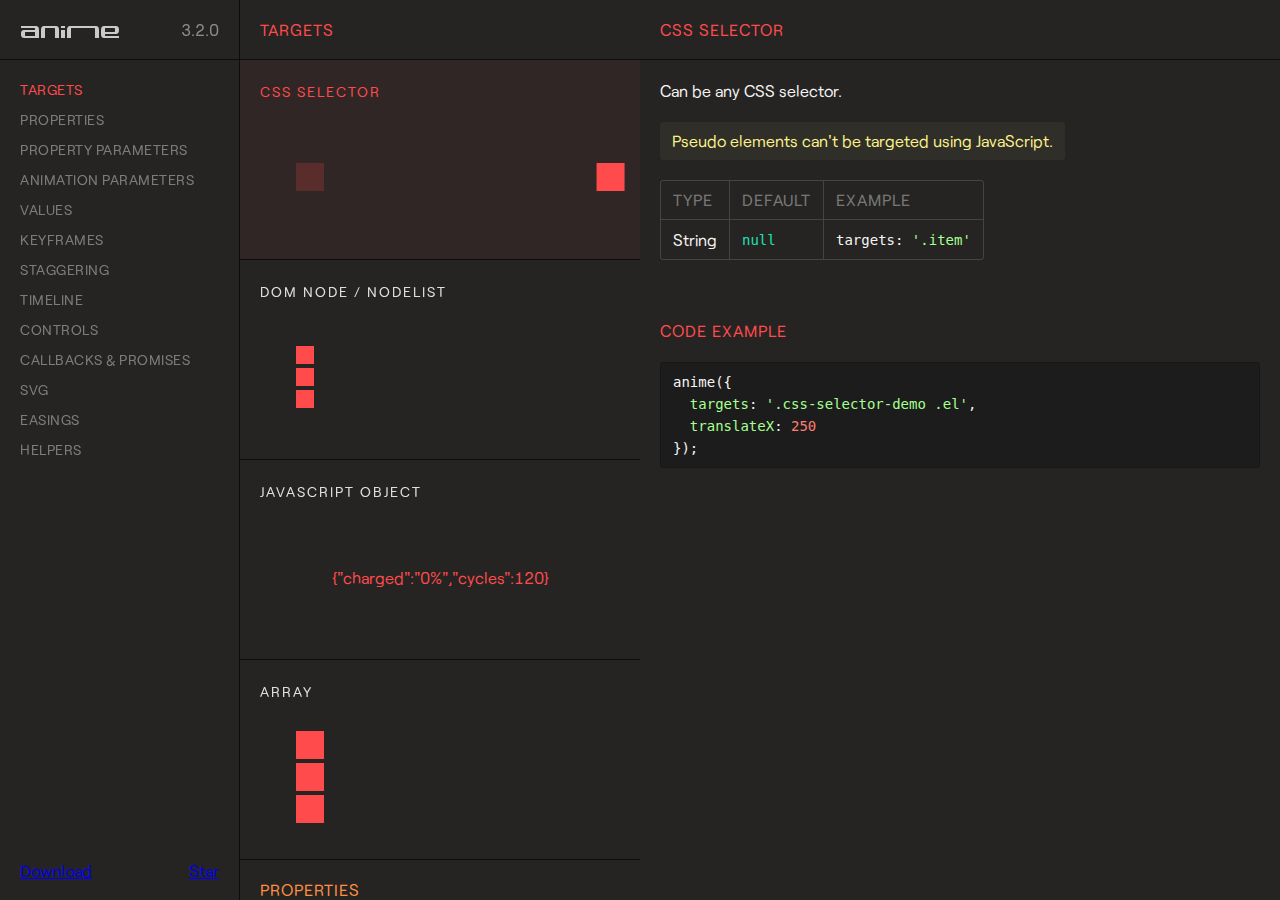
<file: anime-master/documentation/index.html>
<!DOCTYPE html>
<html>
<head>
  <title>Documentation | anime.js</title>
  <meta charset="utf-8">
  <meta name="viewport" content="width=device-width, initial-scale=1, maximum-scale=1">

  <meta property="og:title" content="anime.js">
  <meta property="og:url" content="https://animejs.com">
  <meta property="og:description" content="Javascript animation engine">
  <meta property="og:image" content="https://animejs.com/documentation/assets/img/social-media-image.png">

  <meta name="twitter:card" content="summary_large_image">
  <meta name="twitter:site" content="@juliangarnier">
  <meta name="twitter:creator" content="@juliangarnier">
  <meta name="twitter:title" content="anime.js">
  <meta name="twitter:description" content="Javascript animation engine">
  <meta name="twitter:image" content="https://animejs.com/documentation/assets/img/social-media-image.png">

  <link rel="apple-touch-icon-precomposed" href="assets/img/apple-touch-icon.png">
  <link rel="icon" type="image/png" href="assets/img/favicon.png" >

  <link href="//cloud.typenetwork.com/projects/2160/fontface.css/" rel="stylesheet" type="text/css">

  <link href="assets/css/animejs.css" rel="stylesheet">
  <link href="assets/css/anime-theme.css" rel="stylesheet">
  <link href="assets/css/documentation.css" rel="stylesheet">

  <script src="../lib/anime.min.js"></script>
</head>
<body>
  <div class="content">
    <header class="header">
    <a class="logo" href="https://github.com/juliangarnier/anime/">
      <img class="anime-mini-logo" src="assets/img/anime-mini-logo.svg" />
      <span class="version-number"></span>
    </a>
    </header>
    <section class="pane sidebar">
      <nav class="navigation"></nav>
      <div class="sidebar-info">
        <a class="github-button" href="https://github.com/juliangarnier/anime/archive/master.zip" data-icon="octicon-cloud-download" aria-label="Download juliangarnier/anime on GitHub">Download</a>
        <a class="github-button" href="https://github.com/juliangarnier/anime" data-show-count="true" aria-label="Star juliangarnier/anime on GitHub">Star</a>
      </div>
    </section>
    <section class="pane demos">

<!-- TARGETS -->
<article id="targets" class="color-targets">
  <header>
    <h2 class="demos-title">Targets</h2>
  </header>

<div id="cssSelector" class="demo">
  <h3 class="demo-title">CSS Selector</h3>
  <div class="demo-description">
    <p>Can be any CSS selector.</p>
    <p class="bubble warning">Pseudo elements can't be targeted using JavaScript.</p>
    <table>
      <thead>
        <td>Type</td>
        <td>Default</td>
        <td>Example</td>
      </thead>
      <tr>
        <td>String</td>
        <td><code>null</code></td>
        <td><code>targets: '.item'</code></td>
      </tr>
    </table>
  </div>
  <div class="demo-content css-selector-demo">
    <div class="line">
      <div class="square shadow"></div>
      <div class="square el"></div>
    </div>
  </div>
  <script>var cssSelector = function() {
/*DEMO*/
anime({
  targets: '.css-selector-demo .el',
  translateX: 250
});
/*DEMO*/
}
  </script>

</div>

<div id="domNode" class="demo">
  <h3 class="demo-title">DOM Node / NodeList</h3>
  <div class="demo-description">
    <p>
      Can be any DOM Node or NodeList.
    </p>
    <table>
      <thead>
        <td>Type</td>
        <td>Default</td>
        <td>Example</td>
      </thead>
      <tr>
        <td>DOM Node</td>
        <td><code>null</code></td>
        <td><code>targets: el.querySelector('.item')</code></td>
      </tr>
      <tr>
        <td>NodeList</td>
        <td><code>null</code></td>
        <td><code>targets: el.querySelectorAll('.item')</code></td>
      </tr>
    </table>
  </div>
  <div class="demo-content dom-node-demo">
    <div class="line">
      <div class="small square shadow"></div>
      <div class="small square el"></div>
    </div>
    <div class="line">
      <div class="small square shadow"></div>
      <div class="small square el"></div>
    </div>
    <div class="line">
      <div class="small square shadow"></div>
      <div class="small square el"></div>
    </div>
  </div>
  <script>var domNode = function() {
/*DEMO*/
var elements = document.querySelectorAll('.dom-node-demo .el');

anime({
  targets: elements,
  translateX: 270
});
/*DEMO*/
}
  </script>
</div>

<div id="JSobject" class="demo">
  <h3 class="demo-title">JavaScript Object</h3>
  <div class="demo-description">
    <p>
      A JavaScript Object with at least one property containing a numerical value.
    </p>
    <table>
      <thead>
        <td>Type</td>
        <td>Default</td>
        <td>Example</td>
      </thead>
      <tr>
        <td>Object</td>
        <td><code>null</code></td>
        <td><code>targets: myObjectProp</code></td>
      </tr>
    </table>
  </div>
  <div class="demo-content">
    <pre class="battery-log">{"charged":"0%","cycles":120}</pre>
  </div>
  <script>var JSobject = function() {
/*DEMO*/
var logEl = document.querySelector('.battery-log');

var battery = {
  charged: '0%',
  cycles: 120
}

anime({
  targets: battery,
  charged: '100%',
  cycles: 130,
  round: 1,
  easing: 'linear',
  update: function() {
    logEl.innerHTML = JSON.stringify(battery);
  }
});
/*DEMO*/
}
  </script>
<script>
</script>
</div>

<div id="array" class="demo">
  <h3 class="demo-title">Array</h3>
  <div class="demo-description">
    <p>
      An array containing multiple targets.
    </p>
    <p class="bubble info">
      Accepts mixed types. E.g. <code>['.el', domNode, jsObject]</code>
    </p>
    <table>
      <thead>
        <td>Type</td>
        <td>Default</td>
        <td>Example</td>
      </thead>
      <tr>
        <td>Array</td>
        <td><code>null</code></td>
        <td><code>targets: ['.item', el.getElementById('#thing')]</code></td>
      </tr>
    </table>
  </div>
  <div class="demo-content mixed-array-demo">
    <div class="line">
      <div class="square shadow"></div>
      <div class="square el el-01"></div>
    </div>
    <div class="line">
      <div class="square shadow"></div>
      <div class="square el el-02"></div>
    </div>
    <div class="line">
      <div class="square shadow"></div>
      <div class="square el el-03"></div>
    </div>
  </div>
  <script>var array = function() {
/*DEMO*/
var el = document.querySelector('.mixed-array-demo .el-01');

anime({
  targets: [el, '.mixed-array-demo .el-02', '.mixed-array-demo .el-03'],
  translateX: 250
});
/*DEMO*/
}
  </script>

</div>

</article>
<!-- -->

<!-- ANIMATABLE PROPERTIES -->
<article id="properties" class="color-properties">
<header>
  <h2 class="demos-title">Properties</h2>
</header>

<div id="cssProperties" class="demo">
  <h3 class="demo-title">CSS Properties</h3>
  <div class="demo-description">
    <p>
      Any CSS properties can be animated.
    </p>
    <p class="bubble warning">
      Most CSS properties will cause layout changes or repaint, and will result in choppy animation.
      Prioritize opacity and CSS transforms as much as possible.
    </p>
    <p>More details about accepted values in the <a class="color-values" href="#unitlessValue">values</a> section.</p>
    <table>
      <thead>
        <td>Example</td>
        <td>value</td>
      </thead>
      <tr>
        <td><code>opacity</code></td>
        <td><code>.5</code></td>
      </tr>
      <tr>
        <td><code>left</code></td>
        <td><code>'100px'</code></td>
      </tr>
    </table>
  </div>
  <div class="demo-content css-prop-demo">
    <div class="large square shadow"></div>
    <div class="large square el"></div>
  </div>
  <script>var cssProperties = function() {
/*DEMO*/
anime({
  targets: '.css-prop-demo .el',
  left: '240px',
  backgroundColor: '#FFF',
  borderRadius: ['0%', '50%'],
  easing: 'easeInOutQuad'
});
/*DEMO*/
}
  </script>
</div>

<div id="CSStransforms" class="demo">
  <h3 class="demo-title">CSS Transforms</h3>
  <div class="demo-description">
    <p>
      Animate CSS transforms properties individually.
    </p>
    <p class="bubble info">
      It's possible to specify different timing for each transforms properties, more details in the <a class="color-prop-params" href="#specificPropParameters">specific property parameters</a> section.
    </p>
    <p>More details about accepted values in the <a class="color-values" href="#unitlessValue">values</a> section.</p>
    <table>
      <thead>
        <td>Valid properties</td>
        <td>Default unit</td>
      </thead>
      <tr><td><code>'translateX'</code></td><td><code>'px'</code></td></tr>
      <tr><td><code>'translateY'</code></td><td><code>'px'</code></td></tr>
      <tr><td><code>'translateZ'</code></td><td><code>'px'</code></td></tr>
      <tr><td><code>'rotate'</code></td><td><code>'deg'</code></td></tr>
      <tr><td><code>'rotateX'</code></td><td><code>'deg'</code></td></tr>
      <tr><td><code>'rotateY'</code></td><td><code>'deg'</code></td></tr>
      <tr><td><code>'rotateZ'</code></td><td><code>'deg'</code></td></tr>
      <tr><td><code>'scale'</code></td><td><code>—</code></td></tr>
      <tr><td><code>'scaleX'</code></td><td><code>—</code></td></tr>
      <tr><td><code>'scaleY'</code></td><td><code>—</code></td></tr>
      <tr><td><code>'scaleZ'</code></td><td><code>—</code></td></tr>
      <tr><td><code>'skew'</code></td><td><code>'deg'</code></td></tr>
      <tr><td><code>'skewX'</code></td><td><code>'deg'</code></td></tr>
      <tr><td><code>'skewY'</code></td><td><code>'deg'</code></td></tr>
      <tr><td><code>'perspective'</code></td><td><code>'px'</code></td></tr>
    </table>
  </div>
  <div class="demo-content css-transforms-demo">
    <div class="square shadow"></div>
    <div class="square el"></div>
  </div>
  <script>var CSStransforms = function() {
/*DEMO*/
anime({
  targets: '.css-transforms-demo .el',
  translateX: 250,
  scale: 2,
  rotate: '1turn'
});
/*DEMO*/
}
  </script>
</div>

<div id="JSobjProp" class="demo">
  <h3 class="demo-title">Object properties</h3>
  <div class="demo-description">
    <p>
      Any Object property containing a numerical value can be animated.<br>
      More details about accepted values in the <a class="color-values" href="#unitlessValue">values</a> section.
    </p>
    <table>
      <thead>
        <td>Example</td>
        <td>value</td>
      </thead>
      <tr>
        <td><code>prop1</code></td>
        <td><code>50</code></td>
      </tr>
      <tr>
        <td><code>'prop2'</code></td>
        <td><code>'100%'</code></td>
      </tr>
    </table>
  </div>
  <div class="demo-content">
    <pre class="js-object-log">{"prop1":0,"prop2":"0%"}</pre>
  </div>
  <script>var JSobjProp = function() {
/*DEMO*/
var objPropLogEl = document.querySelector('.js-object-log');

var myObject = {
  prop1: 0,
  prop2: '0%'
}

anime({
  targets: myObject,
  prop1: 50,
  prop2: '100%',
  easing: 'linear',
  round: 1,
  update: function() {
    objPropLogEl.innerHTML = JSON.stringify(myObject);
  }
});
/*DEMO*/
}
  </script>
</div>

<div id="domAttr" class="demo">
  <h3 class="demo-title">DOM Attributes</h3>
  <div class="demo-description">
    <p>
      Any DOM Attributes containing a numerical value can be animated.<br>
      More details about accepted values in the <a class="color-values" href="#unitlessValue">values</a> section.
    </p>
    <table>
      <thead>
        <td>Example</td>
        <td>value</td>
      </thead>
      <tr>
        <td><code>value</code></td>
        <td><code>1000</code></td>
      </tr>
      <tr>
        <td><code>volume</code></td>
        <td><code>0</code></td>
      </tr>
      <tr>
        <td><code>data-custom</code></td>
        <td><code>'3 dogs'</code></td>
      </tr>
    </table>
  </div>
  <div class="demo-content dom-attribute-demo">
    <input class="el text-output" value="0"></input>
  </div>
  <script>var domAttr = function() {
/*DEMO*/
anime({
  targets: '.dom-attribute-demo input',
  value: [0, 1000],
  round: 1,
  easing: 'easeInOutExpo'
});
/*DEMO*/
}
  </script>
</div>

<div id="svgAttr" class="demo">
  <h3 class="demo-title">SVG Attributes</h3>
  <div class="demo-description">
    <p>
      Like any other <a class="color-properties" href="#domAttr">DOM attributes</a>, all SVG attributes containing at least one numerical value can be animated.<br>
      More details about accepted values in the <a class="color-values" href="#unitlessValue">values</a> section and SVG animation in the <a class="color-svg" href="#motionPath">SVG</a> section.
    </p>
    <table>
      <thead>
        <td>Example</td>
        <td>value</td>
      </thead>
      <tr>
        <td><code>points</code></td>
        <td><code>'64 68.64 8.574 100 63.446 67.68 64 4 64.554 67.68 119.426 100'</code></td>
      </tr>
      <tr>
        <td><code>scale</code></td>
        <td><code>1</code></td>
      </tr>
      <tr>
        <td><code>baseFrequency</code></td>
        <td><code>0</code></td>
      </tr>
    </table>
  </div>
  <div class="demo-content align-center svg-attributes-demo">
<svg width="128" height="128" viewBox="0 0 128 128">
  <filter id="displacementFilter">
    <feTurbulence type="turbulence" baseFrequency=".05" numOctaves="2" result="turbulence"/>
    <feDisplacementMap in2="turbulence" in="SourceGraphic" scale="15" xChannelSelector="R" yChannelSelector="G"/>
  </filter>
  <polygon points="64 68.64 8.574 100 63.446 67.68 64 4 64.554 67.68 119.426 100" style="filter: url(#displacementFilter)" fill="currentColor"/>
</svg>
  </div>
  <script>var svgAttr = function() {
  // Needed to reset demo
  var polyEl = document.querySelector('.svg-attributes-demo polygon');
  var feTurbulenceEl = document.querySelector('feTurbulence');
  var feDisplacementMap = document.querySelector('feDisplacementMap');
  polyEl.setAttribute('points', '64 68.64 8.574 100 63.446 67.68 64 4 64.554 67.68 119.426 100');
  feTurbulenceEl.setAttribute('baseFrequency', '.05');
  feDisplacementMap.setAttribute('scale', '15');
/*DEMO*/
anime({
  targets: ['.svg-attributes-demo polygon', 'feTurbulence', 'feDisplacementMap'],
  points: '64 128 8.574 96 8.574 32 64 0 119.426 32 119.426 96',
  baseFrequency: 0,
  scale: 1,
  loop: true,
  direction: 'alternate',
  easing: 'easeInOutExpo'
});
/*DEMO*/
}
  </script>

</div>

</article>
<!-- -->

<!-- PROPERTY PARAMETERS -->
<article id="propertyParameters" class="color-prop-params">
  <header>
    <h2 class="demos-title">Property parameters</h2>
  </header>

<div id="duration" class="demo">
  <h3 class="demo-title">Duration</h3>
  <div class="demo-description">
    <p>
      Defines the duration in milliseconds of the animation.
    </p>
    <table>
      <thead>
        <td>Type</td>
        <td>Default</td>
        <td>Example</td>
      </thead>
      <tr>
        <td>Number</td>
        <td><code>1000</code></td>
        <td><code>3000</code></td>
      </tr>
      <tr>
        <td>anime.stagger</td>
        <td>See <a class="color-staggering" href="#staggeringBasics">staggering</a> section</td>
        <td><code>anime.stagger(150)</code></td>
      </tr>
      <tr>
        <td>Function</td>
        <td>See <a class="color-prop-params" href="#functionBasedParameters">function based parameters</a> section</td>
        <td><code>(el, i) => i * 150</code></td>
      </tr>
    </table>
  </div>
  <div class="demo-content duration-demo">
    <div class="label">3000 ms</div>
    <div class="square shadow"></div>
    <div class="square el"></div>
  </div>
  <script>var duration = function() {
/*DEMO*/
anime({
  targets: '.duration-demo .el',
  translateX: 250,
  duration: 3000
});
/*DEMO*/
}
  </script>
</div>

<div id="delay" class="demo">
  <h3 class="demo-title">Delay</h3>
  <div class="demo-description">
    <p>
      Defines the delay in milliseconds of the animation.
    </p>
    <table>
      <thead>
        <td>Type</td>
        <td>Default</td>
        <td>Example</td>
      </thead>
      <tr>
        <td>Number</td>
        <td><code>0</code></td>
        <td><code>1000</code></td>
      </tr>
      <tr>
        <td>anime.stagger</td>
        <td>See <a class="color-staggering" href="#staggeringBasics">staggering</a> section</td>
        <td><code>anime.stagger(150)</code></td>
      </tr>
      <tr>
        <td>Function</td>
        <td>See <a class="color-prop-params" href="#functionBasedParameters">function based parameters</a> section</td>
        <td><code>(el, i) => i * 150</code></td>
      </tr>
    </table>
  </div>
  <div class="demo-content delay-demo">
    <div class="label">1000 ms</div>
    <div class="square shadow"></div>
    <div class="square el"></div>
  </div>
  <script>var delay = function() {
/*DEMO*/
anime({
  targets: '.delay-demo .el',
  translateX: 250,
  delay: 1000
});
/*DEMO*/
}
  </script>
</div>

<div id="endDelay" class="demo">
  <h3 class="demo-title">end delay</h3>
  <div class="demo-description">
    <p>
      Adds some extra time in milliseconds at the end of the animation.
    </p>
    <table>
      <thead>
        <td>Type</td>
        <td>Default</td>
        <td>Example</td>
      </thead>
      <tr>
        <td>Number</td>
        <td><code>0</code></td>
        <td><code>1000</code></td>
      </tr>
      <tr>
        <td>anime.stagger</td>
        <td>See <a class="color-staggering" href="#staggeringBasics">staggering</a> section</td>
        <td><code>anime.stagger(150)</code></td>
      </tr>
      <tr>
        <td>Function</td>
        <td>See <a class="color-prop-params" href="#functionBasedParameters">function based parameters</a> section</td>
        <td><code>(el, i) => i * 150</code></td>
      </tr>
    </table>
  </div>
  <div class="demo-content end-delay-demo">
    <div class="label">1000 ms</div>
    <div class="square shadow"></div>
    <div class="square el"></div>
  </div>
  <script>var endDelay = function() {
/*DEMO*/
anime({
  targets: '.end-delay-demo .el',
  translateX: 250,
  endDelay: 1000,
  direction: 'alternate'
});
/*DEMO*/
}
  </script>

</div>

<div id="easing" class="demo">
  <h3 class="demo-title">Easing</h3>
  <div class="demo-description">
    <p>
      Defines the timing function of the animation.
    </p>
    <p class="bubble info">
      Check out the <a class="color-easings" href="#linearEasing">easings</a> section for a complete list of available easing and parameters.
    </p>
    <table>
      <thead>
        <td>Type</td>
        <td>Default</td>
        <td>Example</td>
      </thead>
      <tr>
        <td>String</td>
        <td><code>'easeOutElastic(1, .5)'</code></td>
        <td><code>easing: 'easeInOutQuad'</code></td>
      </tr>
    </table>
  </div>
  <div class="demo-content easing-demo">
    <div class="label">easeInOutExpo</div>
    <div class="square shadow"></div>
    <div class="square el"></div>
  </div>
  <script>var easing = function() {
/*DEMO*/
anime({
  targets: '.easing-demo .el',
  translateX: 250,
  easing: 'easeInOutExpo'
});
/*DEMO*/
}
  </script>

</div>

<div id="round" class="demo">
  <h3 class="demo-title">Round</h3>
  <div class="demo-description">
    <p>
      Rounds up the value to x decimals.
    </p>
    <table>
      <thead>
        <td>Type</td>
        <td>Default</td>
        <td>Example</td>
      </thead>
      <tr>
        <td>Number</td>
        <td><code>0</code></td>
        <td><code>round: 10</code></td>
      </tr>
    </table>
  </div>
  <div class="demo-content">
    <pre class="round-log">0</pre>
  </div>
  <script>var round = function() {
/*DEMO*/
var roundLogEl = document.querySelector('.round-log');

anime({
  targets: roundLogEl,
  innerHTML: [0, 10000],
  easing: 'linear',
  round: 10 // Will round the animated value to 1 decimal
});
/*DEMO*/
}
  </script>
</div>

<div id="specificPropParameters" class="demo">
  <h3 class="demo-title">Specific property parameters</h3>
  <div class="demo-description">
    <p>
      Defines specific parameters to each property of the animation using an Object as value.<br>
      Other properties that aren't specified in the Object are inheritted from the main animation.
    </p>
    <table>
      <thead>
        <td>Type</td>
        <td>Example</td>
      </thead>
      <tr>
        <td>Object</td>
<td><code>rotate: {
  value: 360,
  duration: 1800,
  easing: 'easeInOutSine'
}</code></td>
      </tr>
    </table>
  </div>
  <div class="demo-content specific-prop-params-demo">
    <div class="square shadow"></div>
    <div class="square el"></div>
  </div>
  <script>var specificPropParameters = function() {
/*DEMO*/
anime({
  targets: '.specific-prop-params-demo .el',
  translateX: {
    value: 250,
    duration: 800
  },
  rotate: {
    value: 360,
    duration: 1800,
    easing: 'easeInOutSine'
  },
  scale: {
    value: 2,
    duration: 1600,
    delay: 800,
    easing: 'easeInOutQuart'
  },
  delay: 250 // All properties except 'scale' inherit 250ms delay
});
/*DEMO*/
}
  </script>

</div>

<div id="functionBasedParameters" class="demo">
  <h3 class="demo-title">Function based parameters</h3>
  <div class="demo-description">
    <p>
      Get different values for every target and property of the animation.
    </p>
    <p>
      The function accepts 3 arguments:
    </p>
    <table>
      <thead>
        <td>Arguments</td>
        <td>Infos</td>
      </thead>
      <tr>
        <td><code>target</code></td>
        <td>The curent animated targeted element</td>
      </tr>
      <tr>
        <td><code>index</code></td>
        <td>The index of the animated targeted element</td>
      </tr>
      <tr>
        <td><code>targetsLength</code></td>
        <td>The total number of animated targets</td>
      </tr>
    </table>
    <p class="bubble info">
      See <a class="color-staggering" href="#staggeringBasics">staggering</a> section for easier values manipulation.
    </p>
  </div>
  <div class="demo-content function-based-params-demo">
    <div class="line">
      <div class="small label">delay = 0 * 100</div>
      <div class="small square shadow"></div>
      <div class="small square el"></div>
    </div>
    <div class="line">
      <div class="small label">delay = 1 * 100</div>
      <div class="small square shadow"></div>
      <div class="small square el"></div>
    </div>
    <div class="line">
      <div class="small label">delay = 2 * 100</div>
      <div class="small square shadow"></div>
      <div class="small square el"></div>
    </div>
  </div>
  <script>var functionBasedParameters = function() {
/*DEMO*/
anime({
  targets: '.function-based-params-demo .el',
  translateX: 270,
  direction: 'alternate',
  loop: true,
  delay: function(el, i, l) {
    return i * 100;
  },
  endDelay: function(el, i, l) {
    return (l - i) * 100;
  }
});
/*DEMO*/
}
  </script>

</div>

</article>
<!-- -->

<!-- ANIMATION PARAMETERS -->
<article id="animationParameters" class="color-anim-params">
  <header>
    <h2 class="demos-title">Animation parameters</h2>
  </header>

<div id="direction" class="demo">
  <h3 class="demo-title">Direction</h3>
  <div class="demo-description">
    <p>
      Defines the direction of the animation.
    </p>
    <table>
      <thead>
        <td>Accepts</td>
        <td>Infos</td>
      </thead>
      <tr>
        <td><code>'normal'</code></td>
        <td>Animation progress goes from 0 to 100%</td>
      </tr>
      <tr>
        <td><code>'reverse'</code></td>
        <td>Animation progress goes from 100% to 0%</td>
      </tr>
      <tr>
        <td><code>'alternate'</code></td>
        <td>Animation progress goes from 0% to 100% then goes back to 0%</td>
      </tr>
    </table>
  </div>
  <div class="demo-content">
    <div class="line">
      <div class="label">normal</div>
      <div class="square shadow"></div>
      <div class="square el dir-normal"></div>
    </div>
    <div class="line">
      <div class="label">reverse</div>
      <div class="square shadow"></div>
      <div class="square el dir-reverse"></div>
    </div>
    <div class="line">
      <div class="label">alternate</div>
      <div class="square shadow"></div>
      <div class="square el dir-alternate"></div>
    </div>
  </div>
  <script>var direction = function() {
/*DEMO*/
anime({
  targets: '.dir-normal',
  translateX: 250,
  easing: 'easeInOutSine'
});

anime({
  targets: '.dir-reverse',
  translateX: 250,
  direction: 'reverse',
  easing: 'easeInOutSine'
});

anime({
  targets: '.dir-alternate',
  translateX: 250,
  direction: 'alternate',
  easing: 'easeInOutSine'
});
/*DEMO*/
}
  </script>

</div>

<div id="loop" class="demo">
  <h3 class="demo-title">Loop</h3>
  <div class="demo-description">
    <p>
      Defines the number of iterations of your animation.
    </p>
    <table>
      <thead>
        <td>Accepts</td>
        <td>Infos</td>
      </thead>
      <tr>
        <td><code>Number</code></td>
        <td>The number of iterations</td>
      </tr>
      <tr>
        <td><code>true</code></td>
        <td>Loop indefinitely</td>
      </tr>
    </table>
  </div>
  <div class="demo-content">
    <div class="line">
      <div class="small label">normal 3 times</div>
      <div class="small square shadow"></div>
      <div class="small square el loop"></div>
    </div>
    <div class="line">
      <div class="small label">reverse 3 times</div>
      <div class="small square shadow"></div>
      <div class="small square el loop-reverse"></div>
    </div>
    <div class="line">
      <div class="small label">alternate 3 times</div>
      <div class="small square shadow"></div>
      <div class="small square el loop-alternate"></div>
    </div>
    <div class="line">
      <div class="small label">normal inifinite</div>
      <div class="small square shadow"></div>
      <div class="small square el loop-infinity"></div>
    </div>
    <div class="line">
      <div class="small label">inifinite reverse</div>
      <div class="small square shadow"></div>
      <div class="small square el loop-reverse-infinity"></div>
    </div>
    <div class="line">
      <div class="small label">inifinite alternate</div>
      <div class="small square shadow"></div>
      <div class="small square el loop-alternate-infinity"></div>
    </div>
  </div>
  <script>var loop = function() {
/*DEMO*/
anime({
  targets: '.loop',
  translateX: 270,
  loop: 3,
  easing: 'easeInOutSine'
});

anime({
  targets: '.loop-infinity',
  translateX: 270,
  loop: true,
  easing: 'easeInOutSine'
});

anime({
  targets: '.loop-reverse',
  translateX: 270,
  loop: 3,
  direction: 'reverse',
  easing: 'easeInOutSine'
});

anime({
  targets: '.loop-reverse-infinity',
  translateX: 270,
  direction: 'reverse',
  loop: true,
  easing: 'easeInOutSine'
});

anime({
  targets: '.loop-alternate',
  translateX: 270,
  loop: 3,
  direction: 'alternate',
  easing: 'easeInOutSine'
});

anime({
  targets: '.loop-alternate-infinity',
  translateX: 270,
  direction: 'alternate',
  loop: true,
  easing: 'easeInOutSine'
});
/*DEMO*/
}
  </script>
</div>

<div id="autoplay" class="demo">
  <h3 class="demo-title">Autoplay</h3>
  <div class="demo-description">
    <p>
      Defines if the animation should automatically starts or not.
    </p>
    <table>
      <thead>
        <td>Accepts</td>
        <td>Infos</td>
      </thead>
      <tr>
        <td><code>true</code></td>
        <td>Automatically starts the animation</td>
      </tr>
      <tr>
        <td><code>false</code></td>
        <td>Animation is paused by default</td>
      </tr>
    </table>
  </div>
  <div class="demo-content">
    <div class="line">
      <div class="label">autoplay: true</div>
      <div class="square shadow"></div>
      <div class="square el autoplay-true"></div>
    </div>
    <div class="line">
      <div class="label">autoplay: false</div>
      <div class="square shadow"></div>
      <div class="square el autoplay-false"></div>
    </div>
  </div>
  <script>var autoplay = function() {
/*DEMO*/
anime({
  targets: '.autoplay-true',
  translateX: 250,
  autoplay: true,
  easing: 'easeInOutSine'
});

anime({
  targets: '.autoplay-false',
  translateX: 250,
  autoplay: false,
  easing: 'easeInOutSine'
});
/*DEMO*/
}
  </script>
</div>

</article>
<!-- -->

<!-- VALUES -->
<article id="values" class="color-values">
<header>
  <h2 class="demos-title">Values</h2>
</header>

<div id="unitlessValue" class="demo">
  <h3 class="demo-title">Unitless</h3>
  <div class="demo-description">
    <p>
      If the original value has a unit, it will be automatically added to the animated value.
    </p>
    <table>
      <thead>
        <td>Type</td>
        <td>Example</td>
      </thead>
      <tr>
        <td>Number</td>
        <td><code>translateX: 250</code></td>
      </tr>
    </table>
  </div>
  <div class="demo-content unitless-values-demo">
    <div class="circle shadow"></div>
    <div class="circle el"></div>
  </div>
  <script>var unitlessValue = function() {
/*DEMO*/
anime({
  targets: '.unitless-values-demo .el',
  translateX: 250, // -> '250px'
  rotate: 540 // -> '540deg'
});
/*DEMO*/
}
  </script>

</div>

<div id="specificUnitValue" class="demo">
  <h3 class="demo-title">Specific unit</h3>
  <div class="demo-description">
    <p>
      Forces the animation to use a certain unit and will automatically convert the initial target value.
    </p>
    <p class="bubble warning">
      Conversion accuracy can vary depending of the unit used.<br>
      You can also define the initial value of the animation directly using an array, see the <a href="#fromToValues" class="color-values">from to values</a> section.
    </p>
    <table>
      <thead>
        <td>Type</td>
        <td>Example</td>
      </thead>
      <tr>
        <td>String</td>
        <td><code>width: '100%'</code></td>
      </tr>
    </table>
  </div>
  <div class="demo-content specific-unit-values-demo">
    <div class="square shadow"></div>
    <div class="square el"></div>
  </div>
  <script>var specificUnitValue = function() {
/*DEMO*/
anime({
  targets: '.specific-unit-values-demo .el',
  width: '100%', // -> from '28px' to '100%',
  easing: 'easeInOutQuad',
  direction: 'alternate',
  loop: true
});
/*DEMO*/
}
  </script>

</div>

<div id="relativeValues" class="demo">
  <h3 class="demo-title">Relative</h3>
  <div class="demo-description">
    <p>
      Adds, substracts or multiplies the original value.
    </p>
    <table>
      <thead>
        <td>Accepts</td>
        <td>Effect</td>
        <td>Example</td>
      </thead>
      <tr>
        <td><code>'+='</code></td>
        <td>Add</td>
        <td><code>'+=100'</code></td>
      </tr>
      <tr>
        <td><code>'-='</code></td>
        <td>Substract</td>
        <td><code>'-=2turn'</code></td>
      </tr>
      <tr>
        <td><code>'*='</code></td>
        <td>Multiply</td>
        <td><code>'*=10'</code></td>
      </tr>
    </table>
  </div>
  <div class="demo-content">
    <div class="circle shadow"></div>
    <div class="circle el relative-values"></div>
  </div>
  <script>var relativeValues = function() {
/*DEMO*/
var relativeEl = document.querySelector('.el.relative-values');
relativeEl.style.transform = 'translateX(100px)';

anime({
  targets: '.el.relative-values',
  translateX: {
    value: '*=2.5', // 100px * 2.5 = '250px'
    duration: 1000
  },
  width: {
    value: '-=20px', // 28 - 20 = '8px'
    duration: 1800,
    easing: 'easeInOutSine'
  },
  rotate: {
    value: '+=2turn', // 0 + 2 = '2turn'
    duration: 1800,
    easing: 'easeInOutSine'
  },
  direction: 'alternate'
});
/*DEMO*/
}
  </script>

</div>

<div id="colors" class="demo">
  <h3 class="demo-title">Colors</h3>
  <div class="demo-description">
    <p>
      <i>anime.js</i> accepts and converts Hexadecimal, RGB, RGBA, HSL, and HSLA color values.
    </p>
    <p class="bubble warning">
      CSS color codes ( e.g. : <code>'red', 'yellow', 'aqua'</code> ) are not supported.
    </p>
    <table>
      <thead>
        <td>Accepts</td>
        <td>Example</td>
      </thead>
      <tr>
        <td>Hexadecimal</td>
        <td><code>'#FFF'</code> or <code>'#FFFFFF'</code></td>
      </tr>
      <tr>
        <td>RGB</td>
        <td><code>'rgb(255, 255, 255)'</code></td>
      </tr>
      <tr>
        <td>RGBA</td>
        <td><code>'rgba(255, 255, 255, .2)'</code></td>
      </tr>
      <tr>
        <td>HSL</td>
        <td><code>'hsl(0, 100%, 100%)'</code></td>
      </tr>
      <tr>
        <td>HSLA</td>
        <td><code>'hsla(0, 100%, 100%, .2)'</code></td>
      </tr>
    </table>
  </div>
  <div class="demo-content colors-demo">
    <div class="line">
      <div class="small label">HEX</div>
      <div class="small circle shadow"></div>
      <div class="small circle el color-hex"></div>
    </div>
    <div class="line">
      <div class="small label">RGB</div>
      <div class="small circle shadow"></div>
      <div class="small circle el color-rgb"></div>
    </div>
    <div class="line">
      <div class="small label">HSL</div>
      <div class="small circle shadow"></div>
      <div class="small circle el color-hsl"></div>
    </div>
    <div class="line">
      <div class="small label">RGBA</div>
      <div class="small circle shadow"></div>
      <div class="small circle el color-rgba"></div>
    </div>
    <div class="line">
      <div class="small label">HSLA</div>
      <div class="small circle shadow"></div>
      <div class="small circle el color-hsla"></div>
    </div>
  </div>
  <script>var colors = function() {
/*DEMO*/
var colorsExamples = anime.timeline({
  endDelay: 1000,
  easing: 'easeInOutQuad',
  direction: 'alternate',
  loop: true
})
.add({ targets: '.color-hex',  background: '#FFF' }, 0)
.add({ targets: '.color-rgb',  background: 'rgb(255,255,255)' }, 0)
.add({ targets: '.color-hsl',  background: 'hsl(0, 100%, 100%)' }, 0)
.add({ targets: '.color-rgba', background: 'rgba(255,255,255, .2)' }, 0)
.add({ targets: '.color-hsla', background: 'hsla(0, 100%, 100%, .2)' }, 0)
.add({ targets: '.colors-demo .el', translateX: 270 }, 0);
/*DEMO*/
}
  </script>

</div>

<div id="fromToValues" class="demo">
  <h3 class="demo-title">From To</h3>
  <div class="demo-description">
    <p>
      Forces the animation to start at a specified value.
    </p>
    <table>
      <thead>
        <td>Type</td>
        <td>Example</td>
      </thead>
      <tr>
        <td><code>Array</code></td>
        <td><code>['50%', '100%']</code></td>
      </tr>
    </table>
  </div>
  <div class="demo-content">
    <div class="circle shadow"></div>
    <div class="circle el from-to-values"></div>
  </div>
  <script>var fromToValues = function() {
/*DEMO*/
anime({
  targets: '.el.from-to-values',
  translateX: [100, 250], // from 100 to 250
  delay: 500,
  direction: 'alternate',
  loop: true
});
/*DEMO*/
}
  </script>

</div>

<div id="functionBasedPropVal" class="demo">
  <h3 class="demo-title">Function based values</h3>
  <div class="demo-description">
    <p>
      Get different values for every target and property of the animation.
    </p>
    <p>
      The function accepts 3 arguments:
    </p>
    <table>
      <thead>
        <td>Arguments</td>
        <td>Infos</td>
      </thead>
      <tr>
        <td><code>target</code></td>
        <td>The curently animated targeted element</td>
      </tr>
      <tr>
        <td><code>index</code></td>
        <td>The index of the animated targeted element</td>
      </tr>
      <tr>
        <td><code>targetsLength</code></td>
        <td>The total number of animated targets</td>
      </tr>
    </table>
  </div>
  <div class="demo-content function-based-values-demo">
    <div class="line">
      <div class="small circle shadow"></div>
      <div data-x="170" class="small circle el"></div>
    </div>
    <div class="line">
      <div class="small circle shadow"></div>
      <div data-x="80" class="small circle el"></div>
    </div>
    <div class="line">
      <div class="small circle shadow"></div>
      <div data-x="270" class="small circle el"></div>
    </div>
  </div>
  <script>var functionBasedPropVal = function() {
/*DEMO*/
anime({
  targets: '.function-based-values-demo .el',
  translateX: function(el) {
    return el.getAttribute('data-x');
  },
  translateY: function(el, i) {
    return 50 + (-50 * i);
  },
  scale: function(el, i, l) {
    return (l - i) + .25;
  },
  rotate: function() { return anime.random(-360, 360); },
  borderRadius: function() { return ['50%', anime.random(10, 35) + '%']; },
  duration: function() { return anime.random(1200, 1800); },
  delay: function() { return anime.random(0, 400); },
  direction: 'alternate',
  loop: true
});
/*DEMO*/
}
  </script>

</div>

</article>
<!-- -->

<!-- KEYFRAMES -->
<article id="keyframes" class="color-keyframes">
<header>
  <h2 class="demos-title">Keyframes</h2>
</header>

<div id="animationKeyframes" class="demo">
  <h3 class="demo-title">Animation keyframes</h3>
  <div class="demo-description">
    <p>
      Animation keyframes are defined using an Array, within the <code>keyframes</code> property.
    </p>
    <p class="bubble info">
      If there is no duration specified inside the keyframes, each keyframe duration will be equal to the animation's total duration divided by the number of keyframes.
    </p>
    <table>
      <thead>
        <td>Type</td>
        <td>Example</td>
      </thead>
      <tr>
        <td><code>Array</code></td>
        <td><code>[
  {value: 100, easing: 'easeOutExpo'},
  {value: 200, delay: 500},
  {value: 300, duration: 1000}
]</code></td>
      </tr>
    </table>
  </div>
  <div class="demo-content animation-keyframes-demo">
    <div class="circle shadow"></div>
    <div class="circle el keyframes"></div>
  </div>
  <script>var animationKeyframes = function() {
/*DEMO*/
anime({
  targets: '.animation-keyframes-demo .el',
  keyframes: [
    {translateY: -40},
    {translateX: 250},
    {translateY: 40},
    {translateX: 0},
    {translateY: 0}
  ],
  duration: 4000,
  easing: 'easeOutElastic(1, .8)',
  loop: true
});
/*DEMO*/
}
  </script>
</div>

<div id="propertyKeyframes" class="demo">
  <h3 class="demo-title">Property keyframes</h3>
  <div class="demo-description">
    <p>
      Similar to <a class="color-keyframes" href="#animationKeyframes">animation keyframes</a>, property keyframes are defined using an Array of property Object. Property keyframes allow overlapping animations since each property have its own keyframes array.
    </p>
    <p class="bubble info">
      If there is no duration specified inside the keyframes, each keyframe duration will be equal to the animation's total duration divided by the number of keyframes.
    </p>
    <table>
      <thead>
        <td>Type</td>
        <td>Example</td>
      </thead>
      <tr>
        <td><code>Array</code></td>
        <td><code>[
  {value: 100, easing: 'easeOutExpo'},
  {value: 200, delay: 500},
  {value: 300, duration: 1000}
]</code></td>
      </tr>
    </table>
  </div>
  <div class="demo-content property-keyframes-demo">
    <div class="circle shadow"></div>
    <div class="circle el keyframes"></div>
  </div>
  <script>var propertyKeyframes = function() {
/*DEMO*/
anime({
  targets: '.property-keyframes-demo .el',
  translateX: [
    { value: 250, duration: 1000, delay: 500 },
    { value: 0, duration: 1000, delay: 500 }
  ],
  translateY: [
    { value: -40, duration: 500 },
    { value: 40, duration: 500, delay: 1000 },
    { value: 0, duration: 500, delay: 1000 }
  ],
  scaleX: [
    { value: 4, duration: 100, delay: 500, easing: 'easeOutExpo' },
    { value: 1, duration: 900 },
    { value: 4, duration: 100, delay: 500, easing: 'easeOutExpo' },
    { value: 1, duration: 900 }
  ],
  scaleY: [
    { value: [1.75, 1], duration: 500 },
    { value: 2, duration: 50, delay: 1000, easing: 'easeOutExpo' },
    { value: 1, duration: 450 },
    { value: 1.75, duration: 50, delay: 1000, easing: 'easeOutExpo' },
    { value: 1, duration: 450 }
  ],
  easing: 'easeOutElastic(1, .8)',
  loop: true
});
/*DEMO*/
}
  </script>
</div>

</article>
<!-- -->

<!-- STAGGERING -->
<article id="staggering" class="color-staggering">
<header>
  <h2 class="demos-title">Staggering</h2>
</header>

<div id="staggeringBasics" class="demo">
  <h3 class="demo-title">Staggering basics</h3>
  <div class="demo-description">
    <p>
      Staggering allows you to animate multiple elements with <a href="https://en.wikipedia.org/wiki/Follow_through_and_overlapping_action">follow through and overlapping action</a>.
    </p>
    <pre><code>anime.stagger(value, options)</code></pre>
    <table>
      <thead>
        <td>Arguments</td>
        <td>Type</td>
        <td>Info</td>
        <td>Required</td>
      </thead>
      <tr>
        <td>Value</td>
        <td><code>Number</code>, <code>String</code>, <code>Array</code></td>
        <td>The manipulated value(s)</td>
        <td>Yes</td>
      </tr>
      <tr>
        <td>Options</td>
        <td><code>Object</code></td>
        <td>Stagger parameters</td>
        <td>No</td>
      </tr>
    </table>
  </div>
  <div class="demo-content basic-staggering-demo">
    <div class="line">
      <div class="label">delay = (100 * 0) ms</div>
      <div class="small square shadow"></div>
      <div class="small square el"></div>
    </div>
    <div class="line">
      <div class="label">delay = (100 * 1) ms</div>
      <div class="small square shadow"></div>
      <div class="small square el"></div>
    </div>
    <div class="line">
      <div class="label">delay = (100 * 2) ms</div>
      <div class="small square shadow"></div>
      <div class="small square el"></div>
    </div>
    <div class="line">
      <div class="label">delay = (100 * 3) ms</div>
      <div class="small square shadow"></div>
      <div class="small square el"></div>
    </div>
    <div class="line">
      <div class="label">delay = (100 * 4) ms</div>
      <div class="small square shadow"></div>
      <div class="small square el"></div>
    </div>
    <div class="line">
      <div class="label">delay = (100 * 5) ms</div>
      <div class="small square shadow"></div>
      <div class="small square el"></div>
    </div>
  </div>
  <script>var staggeringBasics = function() {
/*DEMO*/
anime({
  targets: '.basic-staggering-demo .el',
  translateX: 270,
  delay: anime.stagger(100) // increase delay by 100ms for each elements.
});
/*DEMO*/
}
  </script>
</div>

<div id="staggeringStartValue" class="demo">
  <h3 class="demo-title">Start value</h3>
  <div class="demo-description">
    <p>
      Starts the staggering effect from a specific value.
    </p>
    <pre><code>anime.stagger(value, {start: startValue})</code></pre>
    <table>
      <thead>
        <td>Types</td>
        <td>Info</td>
      </thead>
      <tr>
        <td><code>Number</code>, <code>String</code>
        <td>Same as propety values, see <a href="#unitlessValue" class="color-values">values section</a></td>
      </tr>
    </table>
  </div>
  <div class="demo-content staggering-start-value-demo">
    <div class="line">
      <div class="label">delay = 500 + (100 * 0) ms</div>
      <div class="small square shadow"></div>
      <div class="small square el"></div>
    </div>
    <div class="line">
      <div class="label">delay = 500 + (100 * 1) ms</div>
      <div class="small square shadow"></div>
      <div class="small square el"></div>
    </div>
    <div class="line">
      <div class="label">delay = 500 + (100 * 2) ms</div>
      <div class="small square shadow"></div>
      <div class="small square el"></div>
    </div>
    <div class="line">
      <div class="label">delay = 500 + (100 * 3) ms</div>
      <div class="small square shadow"></div>
      <div class="small square el"></div>
    </div>
    <div class="line">
      <div class="label">delay = 500 + (100 * 4) ms</div>
      <div class="small square shadow"></div>
      <div class="small square el"></div>
    </div>
    <div class="line">
      <div class="label">delay = 500 + (100 * 5) ms</div>
      <div class="small square shadow"></div>
      <div class="small square el"></div>
    </div>
  </div>
  <script>var staggeringStartValue = function() {
/*DEMO*/
anime({
  targets: '.staggering-start-value-demo .el',
  translateX: 270,
  delay: anime.stagger(100, {start: 500}) // delay starts at 500ms then increase by 100ms for each elements.
});
/*DEMO*/
}
  </script>
</div>

<div id="rangeValueStaggering" class="demo">
  <h3 class="demo-title">Range value</h3>
  <div class="demo-description">
    <p>
      Distributes evenly values between two numbers.
    </p>
    <pre><code>anime.stagger([startValue, endValue])</code></pre>
    <table>
      <thead>
        <td>Type</td>
        <td>Info</td>
      </thead>
      <tr>
        <td><code>'easingName'</code></td>
        <td>All valid easing names are accepted, see <a href="#easings" class="color-easings">easings section</a></td>
      </tr>
      <tr>
        <td><code>function(i)</code></td>
        <td>Custom easing function, see <a href="#customEasing" class="color-easings">custom easings section</a></td>
      </tr>
    </table>
  </div>
  <div class="demo-content range-value-staggering-demo">
    <div class="line">
      <div class="label">rotate = ((360 - (-360)) / 5) * 0</div>
      <div class="small square shadow"></div>
      <div class="small square el"></div>
    </div>
    <div class="line">
      <div class="label">rotate = ((360 - (-360)) / 5) * 1</div>
      <div class="small square shadow"></div>
      <div class="small square el"></div>
    </div>
    <div class="line">
      <div class="label">rotate = ((360 - (-360)) / 5) * 2</div>
      <div class="small square shadow"></div>
      <div class="small square el"></div>
    </div>
    <div class="line">
      <div class="label">rotate = ((360 - (-360)) / 5) * 3</div>
      <div class="small square shadow"></div>
      <div class="small square el"></div>
    </div>
    <div class="line">
      <div class="label">rotate = ((360 - (-360)) / 5) * 4</div>
      <div class="small square shadow"></div>
      <div class="small square el"></div>
    </div>
    <div class="line">
      <div class="label">rotate = ((360 - (-360)) / 5) * 5</div>
      <div class="small square shadow"></div>
      <div class="small square el"></div>
    </div>
  </div>
  <script>var rangeValueStaggering = function() {
/*DEMO*/
anime({
  targets: '.range-value-staggering-demo .el',
  translateX: 270,
  rotate: anime.stagger([-360, 360]), // rotation will be distributed from -360deg to 360deg evenly between all elements
  easing: 'easeInOutQuad'
});
/*DEMO*/
}
  </script>
</div>

<div id="staggeringFrom" class="demo">
  <h3 class="demo-title">From value</h3>
  <div class="demo-description">
    <p>
      Starts the stagger effect from a specific position.
    </p>
    <pre><code>anime.stagger(value, {from: startingPosition})</code></pre>
    <table>
      <thead>
        <td>Options</td>
        <td>Type</td>
        <td>Info</td>
      </thead>
      <tr>
        <td><code>'first'</code> (default)</td>
        <td><code>'string'</code></td>
        <td>Start the effect from the first element</td>
      </tr>
      <tr>
        <td><code>'last'</code></td>
        <td><code>'string'</code></td>
        <td>Start the effect from the last element</td>
      </tr>
      <tr>
        <td><code>'center'</code></td>
        <td><code>'string'</code></td>
        <td>Start the effect from the center</td>
      </tr>
      <tr>
        <td><code>index</code></td>
        <td><code>number</code></td>
        <td>Start the effect from the specified index</td>
      </tr>
    </table>
  </div>
  <div class="demo-content staggering-from-demo">
    <div class="line">
      <div class="small square shadow"></div>
      <div class="small square el"></div>
    </div>
    <div class="line">
      <div class="small square shadow"></div>
      <div class="small square el"></div>
    </div>
    <div class="line">
      <div class="small square shadow"></div>
      <div class="small square el"></div>
    </div>
    <div class="line">
      <div class="small square shadow"></div>
      <div class="small square el"></div>
    </div>
    <div class="line">
      <div class="small square shadow"></div>
      <div class="small square el"></div>
    </div>
    <div class="line">
      <div class="small square shadow"></div>
      <div class="small square el"></div>
    </div>
  </div>
  <script>var staggeringFrom = function() {
/*DEMO*/
anime({
  targets: '.staggering-from-demo .el',
  translateX: 270,
  delay: anime.stagger(100, {from: 'center'})
});
/*DEMO*/
}
  </script>
</div>

<div id="staggeringDirection" class="demo">
  <h3 class="demo-title">Direction</h3>
  <div class="demo-description">
    <p>
      Changes the order in which the stagger operates.
    </p>
    <pre><code>anime.stagger(value, {direction: 'reverse'})</code></pre>
    <table>
      <thead>
        <td>Options</td>
        <td>Info</td>
      </thead>
      <tr>
        <td><code>'normal'</code> (default)</td>
        <td>Normal staggering, from the first element to the last</td>
      </tr>
      <tr>
        <td><code>'reverse'</code></td>
        <td>Reversed staggering, from the last element to the first</td>
      </tr>
    </table>
  </div>
  <div class="demo-content staggering-direction-demo">
    <div class="line">
      <div class="small square shadow"></div>
      <div class="small square el"></div>
    </div>
    <div class="line">
      <div class="small square shadow"></div>
      <div class="small square el"></div>
    </div>
    <div class="line">
      <div class="small square shadow"></div>
      <div class="small square el"></div>
    </div>
    <div class="line">
      <div class="small square shadow"></div>
      <div class="small square el"></div>
    </div>
    <div class="line">
      <div class="small square shadow"></div>
      <div class="small square el"></div>
    </div>
    <div class="line">
      <div class="small square shadow"></div>
      <div class="small square el"></div>
    </div>
  </div>
  <script>var staggeringDirection = function() {
/*DEMO*/
anime({
  targets: '.staggering-direction-demo .el',
  translateX: 270,
  delay: anime.stagger(100, {direction: 'reverse'})
});
/*DEMO*/
}
  </script>
</div>

<div id="staggeringEasing" class="demo">
  <h3 class="demo-title">Easing</h3>
  <div class="demo-description">
    <p>
      Stagger values using an easing function.
    </p>
    <pre><code>anime.stagger(value, {easing: 'easingName'})</code></pre>
    <table>
      <thead>
        <td>Type</td>
        <td>Info</td>
      </thead>
      <tr>
        <td><code>'string'</code></td>
        <td>All valid <a href="#easings" class="color-easings">easing names</a> are accepted</td>
      </tr>
      <tr>
        <td><code>function(i)</code></td>
        <td>Use your own <a href="#customEasing" class="color-easings">custom easings function</a></td>
      </tr>
    </table>
  </div>
  <div class="demo-content staggering-easing-demo">
    <div class="line">
      <div class="small square shadow"></div>
      <div class="small square el"></div>
    </div>
    <div class="line">
      <div class="small square shadow"></div>
      <div class="small square el"></div>
    </div>
    <div class="line">
      <div class="small square shadow"></div>
      <div class="small square el"></div>
    </div>
    <div class="line">
      <div class="small square shadow"></div>
      <div class="small square el"></div>
    </div>
    <div class="line">
      <div class="small square shadow"></div>
      <div class="small square el"></div>
    </div>
    <div class="line">
      <div class="small square shadow"></div>
      <div class="small square el"></div>
    </div>
  </div>
  <script>var staggeringEasing = function() {
/*DEMO*/
anime({
  targets: '.staggering-easing-demo .el',
  translateX: 270,
  delay: anime.stagger(300, {easing: 'easeOutQuad'})
});
/*DEMO*/
}
  </script>
</div>

<div id="gridStaggering" class="demo">
  <h3 class="demo-title">Grid</h3>
  <div class="demo-description">
    <p>
      Staggering values based a 2D array that allow "ripple" effects.
    </p>
    <pre><code>anime.stagger(value, {grid: [rows, columns]})</code></pre>
    <table>
      <thead>
        <td>Type</td>
        <td>Info</td>
      </thead>
      <tr>
        <td><code>array</code></td>
        <td>A 2 items array, the first value is the number of rows, the second the number of columns</td>
      </tr>
    </table>
  </div>
  <div class="demo-content staggering-grid-demo">
    <div class="grid">
      <div class="small square el"></div>
      <div class="small square el"></div>
      <div class="small square el"></div>
      <div class="small square el"></div>
      <div class="small square el"></div>
      <div class="small square el"></div>
      <div class="small square el"></div>
      <div class="small square el"></div>
      <div class="small square el"></div>
      <div class="small square el"></div>
      <div class="small square el"></div>
      <div class="small square el"></div>
      <div class="small square el"></div>
      <div class="small square el"></div>
      <div class="small square el"></div>
      <div class="small square el"></div>
      <div class="small square el"></div>
      <div class="small square el"></div>
      <div class="small square el"></div>
      <div class="small square el"></div>
      <div class="small square el"></div>
      <div class="small square el"></div>
      <div class="small square el"></div>
      <div class="small square el"></div>
      <div class="small square el"></div>
      <div class="small square el"></div>
      <div class="small square el"></div>
      <div class="small square el"></div>
      <div class="small square el"></div>
      <div class="small square el"></div>
      <div class="small square el"></div>
      <div class="small square el"></div>
      <div class="small square el"></div>
      <div class="small square el"></div>
      <div class="small square el"></div>
      <div class="small square el"></div>
      <div class="small square el"></div>
      <div class="small square el"></div>
      <div class="small square el"></div>
      <div class="small square el"></div>
      <div class="small square el"></div>
      <div class="small square el"></div>
      <div class="small square el"></div>
      <div class="small square el"></div>
      <div class="small square el"></div>
      <div class="small square el"></div>
      <div class="small square el"></div>
      <div class="small square el"></div>
      <div class="small square el"></div>
      <div class="small square el"></div>
      <div class="small square el"></div>
      <div class="small square el"></div>
      <div class="small square el"></div>
      <div class="small square el"></div>
      <div class="small square el"></div>
      <div class="small square el"></div>
      <div class="small square el"></div>
      <div class="small square el"></div>
      <div class="small square el"></div>
      <div class="small square el"></div>
      <div class="small square el"></div>
      <div class="small square el"></div>
      <div class="small square el"></div>
      <div class="small square el"></div>
      <div class="small square el"></div>
      <div class="small square el"></div>
      <div class="small square el"></div>
      <div class="small square el"></div>
      <div class="small square el"></div>
      <div class="small square el"></div>
    </div>
    <div class="grid shadow">
      <div class="small square"></div>
      <div class="small square"></div>
      <div class="small square"></div>
      <div class="small square"></div>
      <div class="small square"></div>
      <div class="small square"></div>
      <div class="small square"></div>
      <div class="small square"></div>
      <div class="small square"></div>
      <div class="small square"></div>
      <div class="small square"></div>
      <div class="small square"></div>
      <div class="small square"></div>
      <div class="small square"></div>
      <div class="small square"></div>
      <div class="small square"></div>
      <div class="small square"></div>
      <div class="small square"></div>
      <div class="small square"></div>
      <div class="small square"></div>
      <div class="small square"></div>
      <div class="small square"></div>
      <div class="small square"></div>
      <div class="small square"></div>
      <div class="small square"></div>
      <div class="small square"></div>
      <div class="small square"></div>
      <div class="small square"></div>
      <div class="small square"></div>
      <div class="small square"></div>
      <div class="small square"></div>
      <div class="small square"></div>
      <div class="small square"></div>
      <div class="small square"></div>
      <div class="small square"></div>
      <div class="small square"></div>
      <div class="small square"></div>
      <div class="small square"></div>
      <div class="small square"></div>
      <div class="small square"></div>
      <div class="small square"></div>
      <div class="small square"></div>
      <div class="small square"></div>
      <div class="small square"></div>
      <div class="small square"></div>
      <div class="small square"></div>
      <div class="small square"></div>
      <div class="small square"></div>
      <div class="small square"></div>
      <div class="small square"></div>
      <div class="small square"></div>
      <div class="small square"></div>
      <div class="small square"></div>
      <div class="small square"></div>
      <div class="small square"></div>
      <div class="small square"></div>
      <div class="small square"></div>
      <div class="small square"></div>
      <div class="small square"></div>
      <div class="small square"></div>
      <div class="small square"></div>
      <div class="small square"></div>
      <div class="small square"></div>
      <div class="small square"></div>
      <div class="small square"></div>
      <div class="small square"></div>
      <div class="small square"></div>
      <div class="small square"></div>
      <div class="small square"></div>
      <div class="small square"></div>
    </div>
  </div>
  <script>var gridStaggering = function() {
/*DEMO*/
anime({
  targets: '.staggering-grid-demo .el',
  scale: [
    {value: .1, easing: 'easeOutSine', duration: 500},
    {value: 1, easing: 'easeInOutQuad', duration: 1200}
  ],
  delay: anime.stagger(200, {grid: [14, 5], from: 'center'})
});
/*DEMO*/
}
  </script>
</div>

<div id="gridAxisStaggering" class="demo">
  <h3 class="demo-title">Axis</h3>
  <div class="demo-description">
    <p>
      Forces the direction of a <a href="#gridStaggering" class="color-staggering">grid starrering</a> effect.
    </p>
    <pre><code>anime.stagger(value, {grid: [rows, columns], axis: 'x'})</code></pre>
    <table>
      <thead>
        <td>Parameters</td>
        <td>Info</td>
      </thead>
      <tr>
        <td><code>'x'</code></td>
        <td>Follows the x axis</td>
      </tr>
      <tr>
        <td><code>'y'</code></td>
        <td>Follows the y axis</td>
      </tr>
    </table>
  </div>
  <div class="demo-content staggering-axis-grid-demo">
    <div class="grid">
      <div class="small square el"></div>
      <div class="small square el"></div>
      <div class="small square el"></div>
      <div class="small square el"></div>
      <div class="small square el"></div>
      <div class="small square el"></div>
      <div class="small square el"></div>
      <div class="small square el"></div>
      <div class="small square el"></div>
      <div class="small square el"></div>
      <div class="small square el"></div>
      <div class="small square el"></div>
      <div class="small square el"></div>
      <div class="small square el"></div>
      <div class="small square el"></div>
      <div class="small square el"></div>
      <div class="small square el"></div>
      <div class="small square el"></div>
      <div class="small square el"></div>
      <div class="small square el"></div>
      <div class="small square el"></div>
      <div class="small square el"></div>
      <div class="small square el"></div>
      <div class="small square el"></div>
      <div class="small square el"></div>
      <div class="small square el"></div>
      <div class="small square el"></div>
      <div class="small square el"></div>
      <div class="small square el"></div>
      <div class="small square el"></div>
      <div class="small square el"></div>
      <div class="small square el"></div>
      <div class="small square el"></div>
      <div class="small square el"></div>
      <div class="small square el"></div>
      <div class="small square el"></div>
      <div class="small square el"></div>
      <div class="small square el"></div>
      <div class="small square el"></div>
      <div class="small square el"></div>
      <div class="small square el"></div>
      <div class="small square el"></div>
      <div class="small square el"></div>
      <div class="small square el"></div>
      <div class="small square el"></div>
      <div class="small square el"></div>
      <div class="small square el"></div>
      <div class="small square el"></div>
      <div class="small square el"></div>
      <div class="small square el"></div>
      <div class="small square el"></div>
      <div class="small square el"></div>
      <div class="small square el"></div>
      <div class="small square el"></div>
      <div class="small square el"></div>
      <div class="small square el"></div>
      <div class="small square el"></div>
      <div class="small square el"></div>
      <div class="small square el"></div>
      <div class="small square el"></div>
      <div class="small square el"></div>
      <div class="small square el"></div>
      <div class="small square el"></div>
      <div class="small square el"></div>
      <div class="small square el"></div>
      <div class="small square el"></div>
      <div class="small square el"></div>
      <div class="small square el"></div>
      <div class="small square el"></div>
      <div class="small square el"></div>
    </div>
    <div class="grid shadow">
      <div class="small square"></div>
      <div class="small square"></div>
      <div class="small square"></div>
      <div class="small square"></div>
      <div class="small square"></div>
      <div class="small square"></div>
      <div class="small square"></div>
      <div class="small square"></div>
      <div class="small square"></div>
      <div class="small square"></div>
      <div class="small square"></div>
      <div class="small square"></div>
      <div class="small square"></div>
      <div class="small square"></div>
      <div class="small square"></div>
      <div class="small square"></div>
      <div class="small square"></div>
      <div class="small square"></div>
      <div class="small square"></div>
      <div class="small square"></div>
      <div class="small square"></div>
      <div class="small square"></div>
      <div class="small square"></div>
      <div class="small square"></div>
      <div class="small square"></div>
      <div class="small square"></div>
      <div class="small square"></div>
      <div class="small square"></div>
      <div class="small square"></div>
      <div class="small square"></div>
      <div class="small square"></div>
      <div class="small square"></div>
      <div class="small square"></div>
      <div class="small square"></div>
      <div class="small square"></div>
      <div class="small square"></div>
      <div class="small square"></div>
      <div class="small square"></div>
      <div class="small square"></div>
      <div class="small square"></div>
      <div class="small square"></div>
      <div class="small square"></div>
      <div class="small square"></div>
      <div class="small square"></div>
      <div class="small square"></div>
      <div class="small square"></div>
      <div class="small square"></div>
      <div class="small square"></div>
      <div class="small square"></div>
      <div class="small square"></div>
      <div class="small square"></div>
      <div class="small square"></div>
      <div class="small square"></div>
      <div class="small square"></div>
      <div class="small square"></div>
      <div class="small square"></div>
      <div class="small square"></div>
      <div class="small square"></div>
      <div class="small square"></div>
      <div class="small square"></div>
      <div class="small square"></div>
      <div class="small square"></div>
      <div class="small square"></div>
      <div class="small square"></div>
      <div class="small square"></div>
      <div class="small square"></div>
      <div class="small square"></div>
      <div class="small square"></div>
      <div class="small square"></div>
      <div class="small square"></div>
    </div>
  </div>
  <script>var gridAxisStaggering = function() {
/*DEMO*/
anime({
  targets: '.staggering-axis-grid-demo .el',
  translateX: anime.stagger(10, {grid: [14, 5], from: 'center', axis: 'x'}),
  translateY: anime.stagger(10, {grid: [14, 5], from: 'center', axis: 'y'}),
  rotateZ: anime.stagger([0, 90], {grid: [14, 5], from: 'center', axis: 'x'}),
  delay: anime.stagger(200, {grid: [14, 5], from: 'center'}),
  easing: 'easeInOutQuad'
});
/*DEMO*/
}
  </script>
</div>

</article>
<!-- -->

<!-- TIMELINE -->
<article id="timeline" class="color-tl">
<header>
  <h2 class="demos-title">Timeline</h2>
</header>

<div id="timelineBasics" class="demo">
  <h3 class="demo-title">Timeline basics</h3>
  <div class="demo-description">
    <p>
      Timelines let you synchronise multiple animations together.<br>
      By default each animation added to the timeline starts after the previous animation ends.
    </p>
    <p>
      Creating a timeline:
    </p>
<pre><code>var myTimeline = anime.timeline(parameters);</code></pre>
    <table>
      <thead>
        <td>Argument</td>
        <td>Type</td>
        <td>Info</td>
        <td>Required</td>
      </thead>
      <tr>
        <td><code>parameters</code></td>
        <td><code>Object</code></td>
        <td>The default parameters of the timeline inherited by children</td>
        <td>No</td>
      </tr>
    </table>
    <p>
      Adding animations to a timeline:
    </p>
<pre><code>myTimeline.add(parameters, offset);</code></pre>
    <table>
      <thead>
        <td>Argument</td>
        <td>Types</td>
        <td>Info</td>
        <td>Required</td>
      </thead>
      <tr>
        <td><code>parameters</code></td>
        <td><code>Object</code></td>
        <td>The child animation parameters, override the timeline default parameters</td>
        <td>Yes</td>
      </tr>
      <tr>
        <td><code>time offset</code></td>
        <td><code>String</code> or <code>Number</code></td>
        <td>Check out the <a class="color-tl" href="#timelineOffsets">Timeline offsets</a> section</td>
        <td>No</td>
      </tr>
    </table>
  </div>
  <div class="demo-content basic-timeline-demo">
    <div class="line">
      <div class="square shadow"></div>
      <div class="square el"></div>
    </div>
    <div class="line">
      <div class="circle shadow"></div>
      <div class="circle el"></div>
    </div>
    <div class="line">
      <div class="triangle shadow"></div>
      <div class="triangle el"></div>
    </div>
  </div>
  <script>var timelineBasics = function() {
/*DEMO*/
// Create a timeline with default parameters
var tl = anime.timeline({
  easing: 'easeOutExpo',
  duration: 750
});

// Add children
tl
.add({
  targets: '.basic-timeline-demo .el.square',
  translateX: 250,
})
.add({
  targets: '.basic-timeline-demo .el.circle',
  translateX: 250,
})
.add({
  targets: '.basic-timeline-demo .el.triangle',
  translateX: 250,
});

/*DEMO*/
}
  </script>

</div>

<div id="timelineOffsets" class="demo">
  <h3 class="demo-title">Time Offsets</h3>
  <div class="demo-description">
    <p>
      Time offsets can be specified with a second optional parameter using the timeline <code>.add()</code> function. It defines when a animation starts in the timeline, if no offset is specifed, the animation will starts after the previous animation ends.<br>
      An offset can be relative to the last animation or absolute to the whole timeline.
    </p>
    <table>
      <thead>
        <td>Type</td>
        <td>Offset</td>
        <td>Example</td>
        <td>Infos</td>
      </thead>
      <tr>
        <td>String</td>
        <td><code>'+='</code></td>
        <td><code>'+=200'</code></td>
        <td>Starts 200ms after the previous animation ends</td>
      </tr>
      <tr>
        <td>String</td>
        <td><code>'-='</code></td>
        <td><code>'-=200'</code></td>
        <td>Starts 200ms before the previous animation ends</td>
      </tr>
      <tr>
        <td>Number</td>
        <td><code>Number</code></td>
        <td><code>100</code></td>
        <td>Starts at 100ms, reagardless of the animtion position in the timeline</td>
      </tr>
    </table>
  </div>
  <div class="demo-content offsets-demo">
    <div class="line">
      <div class="label">no offset</div>
      <div class="square shadow"></div>
      <div class="square el"></div>
    </div>
    <div class="line">
      <div class="label">relative offset ('-=600')</div>
      <div class="circle shadow"></div>
      <div class="circle el"></div>
    </div>
    <div class="line">
      <div class="label">absolute offset (400)</div>
      <div class="triangle shadow"></div>
      <div class="triangle el"></div>
    </div>
  </div>
  <script>var timelineOffsets = function() {
/*DEMO*/
// Create a timeline with default parameters
var tl = anime.timeline({
  easing: 'easeOutExpo',
  duration: 750
});

tl
.add({
  targets: '.offsets-demo .el.square',
  translateX: 250,
})
.add({
  targets: '.offsets-demo .el.circle',
  translateX: 250,
}, '-=600') // relative offset
.add({
  targets: '.offsets-demo .el.triangle',
  translateX: 250,
}, 400); // absolute offset

/*DEMO*/
}
  </script>
</div>

<div id="TLParamsInheritance" class="demo">
  <h3 class="demo-title">Parameters inheritance</h3>
  <div class="demo-description">
    <p>
      Parameters set in the parent timeline instance will be inherited by all the children.
    </p>
    <table>
      <thead>
        <td>Parameters that can be inherited</td>
      </thead>
      <tr>
        <td><code>targets</code></td>
      </tr>
      <tr>
        <td><code>duration</code></td>
      </tr>
      <tr>
        <td><code>delay</code></td>
      </tr>
      <tr>
        <td><code>endDelay</code></td>
      </tr>
      <tr>
        <td><code>round</code></td>
      </tr>
    </table>
  </div>
  <div class="demo-content params-inheritance-demo">
    <div class="line">
      <div class="square shadow"></div>
      <div class="square el"></div>
    </div>
    <div class="line">
      <div class="circle shadow"></div>
      <div class="circle el"></div>
    </div>
    <div class="line">
      <div class="triangle shadow"></div>
      <div class="triangle el"></div>
    </div>
  </div>
  <script>var TLParamsInheritance = function() {
/*DEMO*/
var tl = anime.timeline({
  targets: '.params-inheritance-demo .el',
  delay: function(el, i) { return i * 200 },
  duration: 500,
  easing: 'easeOutExpo',
  direction: 'alternate',
  loop: true
});

tl
.add({
  translateX: 250,
  // override the easing parameter
  easing: 'spring',
})
.add({
  opacity: .5,
  scale: 2
})
.add({
  // override the targets parameter
  targets: '.params-inheritance-demo .el.triangle',
  rotate: 180
})
.add({
  translateX: 0,
  scale: 1
});
/*DEMO*/
}
  </script>

</div>

</article>
<!-- -->

<!-- CONTROLS -->
<article id="controls" class="color-controls">
<header>
  <h2 class="demos-title">Controls</h2>
</header>

<div id="playPause" class="demo">
  <h3 class="demo-title">Play / Pause</h3>
  <div class="demo-description">
    <p>Plays a paused animation, or starts the animation if the <code>autoplay</code> parameters is set to <code>false</code>.</p>
    <pre><code>animation.play();</code></pre>
    <p>Pauses a running animation.</p>
    <pre><code>animation.pause();</code></pre>
  </div>
  <div class="demo-content play-pause-demo">
    <div class="line">
      <div class="small square shadow"></div>
      <div class="small square el"></div>
    </div>
    <div class="line">
      <div class="small square shadow"></div>
      <div class="small square el"></div>
    </div>
    <div class="line">
      <div class="small square shadow"></div>
      <div class="small square el"></div>
    </div>
    <div class="line controls">
      <button class="play">Play</button>
      <button class="pause">Pause</button>
    </div>
  </div>
  <script>var playPause = function() {
/*DEMO*/
var animation = anime({
  targets: '.play-pause-demo .el',
  translateX: 270,
  delay: function(el, i) { return i * 100; },
  direction: 'alternate',
  loop: true,
  autoplay: false,
  easing: 'easeInOutSine'
});

document.querySelector('.play-pause-demo .play').onclick = animation.play;
document.querySelector('.play-pause-demo .pause').onclick = animation.pause;
/*DEMO*/
}

</script>
</div>

<div id="restartAnim" class="demo">
  <h3 class="demo-title">Restart</h3>
  <div class="demo-description">
    <p>Restarts an animation from its initial values.</p>
    <pre><code>animation.restart();</code></pre>
  </div>
  <div class="demo-content restart-demo">
    <div class="line">
      <div class="small square shadow"></div>
      <div class="small square el"></div>
    </div>
    <div class="line">
      <div class="small square shadow"></div>
      <div class="small square el"></div>
    </div>
    <div class="line">
      <div class="small square shadow"></div>
      <div class="small square el"></div>
    </div>
    <div class="line controls">
      <button class="restart">Restart</button>
    </div>
  </div>
  <script>var restartAnim = function() {
/*DEMO*/
var animation = anime({
  targets: '.restart-demo .el',
  translateX: 250,
  delay: function(el, i) { return i * 100; },
  direction: 'alternate',
  loop: true,
  easing: 'easeInOutSine'
});

document.querySelector('.restart-demo .restart').onclick = animation.restart;
/*DEMO*/
}
  </script>

</div>

<div id="reverseAnim" class="demo">
  <h3 class="demo-title">Reverse</h3>
  <div class="demo-description">
    <p>Reverses the direction of an animation.</p>
    <pre><code>animation.reverse();</code></pre>
  </div>
  <div class="demo-content reverse-anim-demo">
    <div class="line">
      <div class="small square shadow"></div>
      <div class="small square el"></div>
    </div>
    <div class="line">
      <div class="small square shadow"></div>
      <div class="small square el"></div>
    </div>
    <div class="line">
      <div class="small square shadow"></div>
      <div class="small square el"></div>
    </div>
    <div class="line controls">
      <button class="reverse">Reverse</button>
    </div>
  </div>
  <script>var reverseAnim = function() {
/*DEMO*/
var animation = anime({
  targets: '.reverse-anim-demo .el',
  translateX: 270,
  loop: true,
  delay: function(el, i) { return i * 200; },
  easing: 'easeInOutSine'
});

document.querySelector('.reverse-anim-demo .reverse').onclick = animation.reverse;
/*DEMO*/
}
  </script>

</div>

<div id="seekAnim" class="demo">
  <h3 class="demo-title">Seek</h3>
  <div class="demo-description">
    <p>Jump to a specific time (in milliseconds).</p>
    <pre><code>animation.seek(timeStamp);</code></pre>
    <p>Can also be used to control an animation while scrolling.</p>
    <pre><code>animation.seek((scrollPercent / 100) * animation.duration);</code></pre>
  </div>
  <div class="demo-content seek-anim-demo">
    <div class="line">
      <div class="small square shadow"></div>
      <div class="small square el"></div>
    </div>
    <div class="line">
      <div class="small square shadow"></div>
      <div class="small square el"></div>
    </div>
    <div class="line">
      <div class="small square shadow"></div>
      <div class="small square el"></div>
    </div>
    <div class="line controls">
      <input class="progress" step=".001" type="range" min="0" max="100" value="0"></input>
    </div>
  </div>
  <script>var seekAnim = function() {
/*DEMO*/
var animation = anime({
  targets: '.seek-anim-demo .el',
  translateX: 270,
  delay: function(el, i) { return i * 100; },
  elasticity: 200,
  easing: 'easeInOutSine',
  autoplay: false
});

var seekProgressEl = document.querySelector('.seek-anim-demo .progress');
seekProgressEl.oninput = function() {
  animation.seek(animation.duration * (seekProgressEl.value / 100));
};
/*DEMO*/
}
  </script>

</div>

<div id="TLcontrols" class="demo">
  <h3 class="demo-title">Timeline controls</h3>
  <div class="demo-description">
    <p>Timelines can be controled like any other <i>anime.js</i> instance.</p>
<pre><code>timeline.play();
timeline.pause();
timeline.restart();
timeline.seek(timeStamp);
</code></pre>
  </div>
  <div class="demo-content timeline-controls-demo">
    <div class="line">
      <div class="small square shadow"></div>
      <div class="small square el"></div>
    </div>
    <div class="line">
      <div class="small circle shadow"></div>
      <div class="small circle el"></div>
    </div>
    <div class="line">
      <div class="small triangle shadow"></div>
      <div class="small triangle el"></div>
    </div>
    <div class="line controls">
      <button class="play">Play</button>
      <button class="pause">Pause</button>
      <button class="restart">Restart</button>
      <input class="progress" step=".001" type="range" min="0" max="100" value="0"></input>
    </div>
  </div>
  <script>var TLcontrols = function() {
/*DEMO*/
var controlsProgressEl = document.querySelector('.timeline-controls-demo .progress');

var tl = anime.timeline({
  direction: 'alternate',
  loop: true,
  duration: 500,
  easing: 'easeInOutSine',
  update: function(anim) {
    controlsProgressEl.value = tl.progress;
  }
});

tl
.add({
  targets: '.timeline-controls-demo .square.el',
  translateX: 270,
})
.add({
  targets: '.timeline-controls-demo .circle.el',
  translateX: 270,
}, '-=100')
.add({
  targets: '.timeline-controls-demo .triangle.el',
  translateX: 270,
}, '-=100');

document.querySelector('.timeline-controls-demo .play').onclick = tl.play;
document.querySelector('.timeline-controls-demo .pause').onclick = tl.pause;
document.querySelector('.timeline-controls-demo .restart').onclick = tl.restart;

controlsProgressEl.addEventListener('input', function() {
  tl.seek(tl.duration * (controlsProgressEl.value / 100));
});
/*DEMO*/
}
  </script>

</div>

</article>
<!-- -->

<!-- CALLBACKS -->
<article id="callbacks" class="color-callbacks">
<header>
  <h2 class="demos-title">Callbacks & Promises</h2>
</header>

<div id="update" class="demo">
  <h3 class="demo-title">Update</h3>
  <div class="demo-description">
    <p>
      Callback triggered on every frame as soon as the animation starts playing.
    </p>
    <table>
      <thead>
        <td>Type</td>
        <td>Parameters</td>
        <td>Info</td>
      </thead>
      <tr>
        <td>Function</td>
        <td>animation</td>
        <td>Return the current animation Object</td>
      </tr>
    </table>
  </div>
  <div class="demo-content update-demo">
    <div class="logs">
      <input class="log progress-log"></input>
      <input class="log update-log"></input>
    </div>
    <div class="circle shadow"></div>
    <div class="circle el"></div>
  </div>
  <script>var update = function() {

var updateLogEl = document.querySelector('.update-demo .update-log');
var progressLogEl = document.querySelector('.update-demo .progress-log');

/*DEMO*/
var updates = 0;

anime({
  targets: '.update-demo .el',
  translateX: 270,
  delay: 1000,
  direction: 'alternate',
  loop: 3,
  easing: 'easeInOutCirc',
  update: function(anim) {
    updates++;
    progressLogEl.value = 'progress : '+Math.round(anim.progress)+'%';
    updateLogEl.value = 'updates : '+updates;
  }
});
/*DEMO*/
}
  </script>
</div>

<div id="beginComplete" class="demo">
  <h3 class="demo-title">Begin & Complete</h3>
  <div class="demo-description">
      <p><code>begin()</code> callback is triggered once, when the animation starts playing.</p>
      <p><code>complete()</code> callback is triggered once, when the animation is completed.</p>
      <p class="bubble info">Both <code>begin()</code> and <code>complete()</code> callbacks are called if the animation's <code>duration</code> is <code>0</code>.</p>
    <table>
      <thead>
        <td>Type</td>
        <td>Parameters</td>
        <td>Info</td>
      </thead>
      <tr>
        <td>Function</td>
        <td>animation</td>
        <td>Return the current animation Object</td>
      </tr>
    </table>
  </div>
  <div class="demo-content begin-complete-demo">
    <div class="logs">
      <input class="log progress-log"></input>
      <input class="log begin-log" value=""></input>
      <input class="log complete-log" value=""></input>
    </div>
    <div class="large circle shadow"></div>
    <div class="large circle el"></div>
  </div>
  <script>var beginComplete = function() {

var beginLogEl = document.querySelector('.begin-complete-demo .begin-log');
var completeLogEl = document.querySelector('.begin-complete-demo .complete-log');
var progressLogEl = document.querySelector('.begin-complete-demo .progress-log');

beginLogEl.value = '';
completeLogEl.value = '';

/*DEMO*/
anime({
  targets: '.begin-complete-demo .el',
  translateX: 240,
  delay: 1000,
  easing: 'easeInOutCirc',
  update: function(anim) {
    progressLogEl.value = 'progress : ' + Math.round(anim.progress) + '%';
    beginLogEl.value = 'began : ' + anim.began;
    completeLogEl.value = 'completed : ' + anim.completed;
  },
  begin: function(anim) {
    beginLogEl.value = 'began : ' + anim.began;
  },
  complete: function(anim) {
    completeLogEl.value = 'completed : ' + anim.completed;
  }
});
/*DEMO*/
}
  </script>
</div>

<div id="loopBeginLoopComplete" class="demo">
  <h3 class="demo-title">loopBegin & loopComplete</h3>
  <div class="demo-description">
    <p><code>loopBegin()</code> callback is triggered once everytime a loop begin.</p>
    <p><code>loopComplete()</code> callback is triggered once everytime a loop is completed.</p>
    <table>
      <thead>
        <td>Type</td>
        <td>Parameters</td>
        <td>Info</td>
      </thead>
      <tr>
        <td>Function</td>
        <td>animation</td>
        <td>Return the current animation Object</td>
      </tr>
    </table>
  </div>
  <div class="demo-content loopBegin-loopComplete-demo">
    <div class="logs">
      <input class="log loopBegin-log" value=""></input>
      <input class="log loopComplete-log" value=""></input>
    </div>
    <div class="circle shadow"></div>
    <div class="circle el"></div>
  </div>
  <script>var loopBeginLoopComplete = function() {

var beginLogEl = document.querySelector('.loopBegin-log');
var completeLogEl = document.querySelector('.loopComplete-log');

beginLogEl.value = 'loop began 0 times';
completeLogEl.value = 'loop complete 0 times';

/*DEMO*/
var loopBegan = 0;
var loopCompleted = 0;

anime({
  targets: '.loopBegin-loopComplete-demo .el',
  translateX: 240,
  loop: true,
  direction: 'alternate',
  easing: 'easeInOutCirc',
  loopBegin: function(anim) {
    loopBegan++;
    beginLogEl.value = 'loop began : ' + loopBegan;
  },
  loopComplete: function(anim) {
    loopCompleted++;
    completeLogEl.value = 'loop completed : ' + loopCompleted;
  }
});
/*DEMO*/
}
  </script>
</div>

<div id="change" class="demo">
  <h3 class="demo-title">Change</h3>
  <div class="demo-description">
    <p>
      Callback triggered on every frames in between the animation's <a href="#delay" class="color-prop-params">delay</a> and <a href="#endDelay" class="color-prop-params">endDelay</a>.
    </p>
    <table>
      <thead>
        <td>Type</td>
        <td>Parameters</td>
        <td>Info</td>
      </thead>
      <tr>
        <td>Function</td>
        <td>animation</td>
        <td>Return the current animation Object</td>
      </tr>
    </table>
  </div>
  <div class="demo-content change-demo">
    <div class="logs">
      <input class="log progress-log"></input>
      <input class="log change-log"></input>
    </div>
    <div class="circle shadow"></div>
    <div class="circle el"></div>
  </div>
  <script>var change = function() {

var progressLogEl = document.querySelector('.change-demo .progress-log');
var changeLogEl = document.querySelector('.change-demo .change-log');
changeLogEl.value = 'changes : 0';

/*DEMO*/
var changes = 0;

anime({
  targets: '.change-demo .el',
  translateX: 270,
  delay: 1000,
  endDelay: 1000,
  direction: 'alternate',
  loop: true,
  easing: 'easeInOutCirc',
  update: function(anim) {
    progressLogEl.value = 'progress : '+Math.round(anim.progress)+'%';
  },
  change: function() {
    changes++;
    changeLogEl.value = 'changes : ' + changes;
  }
});
/*DEMO*/
}
  </script>
</div>

<div id="changeBeginChangeComplete" class="demo">
  <h3 class="demo-title">changeBegin & changeComplete</h3>
  <div class="demo-description">
    <p><code>changeBegin()</code> callback is triggered everytime the animation starts changing.</p>
    <p><code>changeComplete()</code> callback is triggered everytime the animation stops changing.</p>
    <p class="bubble warning">Animation direction will affect the order in which <code>changeBegin()</code> and <code>changeComplete()</code> are triggerd.</p>
    <table>
      <thead>
        <td>Type</td>
        <td>Parameters</td>
        <td>Info</td>
      </thead>
      <tr>
        <td>Function</td>
        <td>animation</td>
        <td>Return the current animation Object</td>
      </tr>
    </table>
  </div>
  <div class="demo-content changeBegin-chnageComplete-demo">
    <div class="logs">
      <input class="log progress-log" value=""></input>
      <input class="log changeBegin-log" value=""></input>
      <input class="log changeComplete-log" value=""></input>
    </div>
    <div class="large circle shadow"></div>
    <div class="large circle el"></div>
  </div>
  <script>var changeBeginChangeComplete = function() {

var progressLogEl = document.querySelector('.changeBegin-chnageComplete-demo .progress-log');
var beginLogEl = document.querySelector('.changeBegin-log');
var completeLogEl = document.querySelector('.changeComplete-log');

beginLogEl.value = 'change began : 0';
completeLogEl.value = 'change completed : 0';

/*DEMO*/
var changeBegan = 0;
var changeCompleted = 0;

anime({
  targets: '.changeBegin-chnageComplete-demo .el',
  translateX: 240,
  delay: 1000,
  endDelay: 1000,
  loop: true,
  direction: 'alternate',
  easing: 'easeInOutCirc',
  update: function(anim) {
    progressLogEl.value = 'progress : '+Math.round(anim.progress)+'%';
  },
  changeBegin: function(anim) {
    changeBegan++;
    beginLogEl.value = 'change began : ' + changeBegan;
  },
  changeComplete: function(anim) {
    changeCompleted++;
    completeLogEl.value = 'change completed : ' + changeCompleted;
  }
});
/*DEMO*/
}
  </script>
</div>

<div id="finishedPromise" class="demo">
  <h3 class="demo-title">Finished promise</h3>
  <div class="demo-description">
    <p>
      Every animation instances return a <code>finished</code> promise when the animation finised.
    </p>
<pre><code>animation.finished.then(function() {
  // Do things...
});</code></pre>
    <p class="bubble warning">
      Promises are not suported in IE < 11.
    </p>
  </div>
  <div class="demo-content promise-demo">
    <div class="logs">
      <input class="log progress-log"></input>
      <input class="log finished-log"></input>
    </div>
    <div class="circle shadow"></div>
    <div class="circle el"></div>
  </div>
  <script>var finishedPromise = function() {
anime.set('.promise-demo .el', {backgroundColor: ''});
anime.set('.promise-demo .finished-log', {value: ''});
/*DEMO*/
var progressLogEl = document.querySelector('.promise-demo .progress-log');
var promiseEl = document.querySelector('.promise-demo .el');
var finishedLogEl = document.querySelector('.promise-demo .finished-log');
var demoPromiseResetTimeout;

function logFinished() {
  anime.set(finishedLogEl, {value: 'Promise resolved'});
  anime.set(promiseEl, {backgroundColor: '#18FF92'});
}

var animation = anime.timeline({
  targets: promiseEl,
  delay: 400,
  duration: 500,
  endDelay: 400,
  easing: 'easeInOutSine',
  update: function(anim) {
    progressLogEl.value = 'progress : '+Math.round(anim.progress)+'%';
  }
}).add({
  translateX: 250
}).add({
  scale: 2
}).add({
  translateX: 0
});

animation.finished.then(logFinished);

/*DEMO*/
}
  </script>

</div>

</article>
<!-- -->

<!-- SVG -->
<article id="svg" class="color-svg">
<header>
  <h2 class="demos-title">SVG</h2>
</header>

<div id="motionPath" class="demo">
  <h3 class="demo-title">Motion path</h3>
  <div class="demo-description">
    <p>
      Animates an element relative to the <code>x</code>, <code>y</code> and <code>angle</code> values of an SVG path element.
    </p>
    <pre><code>var myPath = anime.path('svg path');</code></pre>
    <p>
      The path function returns a new Function that returns the specified property.
    </p>
    <p class="bubble info">
      Motion path animations are responsive since v3
    </p>
    <table>
      <thead>
        <td>Parameters</td>
        <td>Example</td>
        <td>Info</td>
      </thead>
      <tr>
        <td><code>'x'</code></td>
        <td><code>myPath('x')</code></td>
        <td>Return the current x value in <code>'px'</code> of the SVG path</td>
      </tr>
      <tr>
        <td><code>'y'</code></td>
        <td><code>myPath('y')</code></td>
        <td>Return the current y value in <code>'px'</code> of the SVG path</td>
      </tr>
      <tr>
        <td><code>'angle'</code></td>
        <td><code>myPath('angle')</code></td>
        <td>Return the current angle value in <code>'degrees'</code> of the SVG path</td>
      </tr>
    </table>
  </div>
  <div class="demo-content motion-path-demo">
    <div class="motion-path">
      <div class="small square shadow follow-path"></div>
      <div class="small square el follow-path"></div>
      <svg width="256" height="112" viewBox="0 0 256 112">
        <path fill="none" stroke="currentColor" stroke-width="1" d="M8,56 C8,33.90861 25.90861,16 48,16 C70.09139,16 88,33.90861 88,56 C88,78.09139 105.90861,92 128,92 C150.09139,92 160,72 160,56 C160,40 148,24 128,24 C108,24 96,40 96,56 C96,72 105.90861,92 128,92 C154,93 168,78 168,56 C168,33.90861 185.90861,16 208,16 C230.09139,16 248,33.90861 248,56 C248,78.09139 230.09139,96 208,96 L48,96 C25.90861,96 8,78.09139 8,56 Z"/>
      </svg>
    </div>
  </div>
  <script>var motionPath = function() {
/*DEMO*/
var path = anime.path('.motion-path-demo path');

anime({
  targets: '.motion-path-demo .el',
  translateX: path('x'),
  translateY: path('y'),
  rotate: path('angle'),
  easing: 'linear',
  duration: 2000,
  loop: true
});
/*DEMO*/
}
  </script>

</div>

<div id="morphing" class="demo">
  <h3 class="demo-title">Morphing</h3>
  <div class="demo-description">
    <p>
      Creates transition between two svg shapes.
    </p>
    <p class="bubble warning">
      Shapes must have the same number of points!
    </p><br>
    <p class="bubble info">
      More info on SVG shape morphing <a href="https://hackernoon.com/metamorphosis-morphing-svgs-378cf4f3aa58">here</a>.
    </p>
  </div>
  <div class="demo-content align-center morphing-demo">
    <svg width="140" height="140" viewBox="0 0 140 140">
      <g fill="none" fill-rule="evenodd">
        <g fill="currentColor" fill-opacity=".15" transform="translate(0 6)">
          <polygon points="70 0 136.574 48.369 111.145 126.631 28.855 126.631 3.426 48.369"/>
          <polygon points="70 18 119.455 53.931 100.565 112.069 39.435 112.069 20.545 53.931"/>
          <polygon points="70 34.86 101.727 57.911 89.609 95.209 50.391 95.209 38.273 57.911"/>
          <polygon points="70 50.898 84.864 61.697 79.186 79.171 60.814 79.171 55.136 61.697"/>
        </g>
        <polygon class="polymorph" stroke-width="1" stroke="currentColor" points="70 24 119.574 60.369 100.145 117.631 50.855 101.631 3.426 54.369"/>
      </g>
    </svg>
  </div>
  <script>var morphing = function() {
/*DEMO*/
anime({
  targets: '.morphing-demo .polymorph',
  points: [
    { value: [
      '70 24 119.574 60.369 100.145 117.631 50.855 101.631 3.426 54.369',
      '70 41 118.574 59.369 111.145 132.631 60.855 84.631 20.426 60.369']
    },
    { value: '70 6 119.574 60.369 100.145 117.631 39.855 117.631 55.426 68.369' },
    { value: '70 57 136.574 54.369 89.145 100.631 28.855 132.631 38.426 64.369' },
    { value: '70 24 119.574 60.369 100.145 117.631 50.855 101.631 3.426 54.369' }
  ],
  easing: 'easeOutQuad',
  duration: 2000,
  loop: true
});
/*DEMO*/
}
  </script>

</div>

<div id="lineDrawing" class="demo">
  <h3 class="demo-title">Line drawing</h3>
  <div class="demo-description">
    <p>
      Creates path drawing animation using the <code>'stroke-dashoffset'</code> property.<br>
      Set the path <code>'dash-offset'</code> value with <code>anime.setDashoffset()</code> in a <a href="#fromToValues" class="color-values">from to</a> formated value.
    </p>
    <pre><code>strokeDashoffset: [anime.setDashoffset, 0]</code></pre>
    <p class="bubble info">
      More info on line drawing animation <a href="https://css-tricks.com/svg-line-animation-works/">here</a>.
    </p>
  </div>
  <div class="demo-content align-center line-drawing-demo">
    <svg viewBox="0 0 280 100">
      <g fill="none" fill-rule="evenodd" stroke="currentColor" stroke-width="1" class="lines">
        <path class="el" d="M58 80V50.12C57.7 41.6 51.14 35 43 35a15 15 0 0 0 0 30h7.5v15H43a30 30 0 1 1 0-60c16.42 0 29.5 13.23 30 29.89V80H58z"/>
        <path class="el" d="M73 80V20H58v60h15z"/>
        <path class="el" d="M58 80V49.77C58.5 33.23 71.58 20 88 20a30 30 0 0 1 30 30v30h-15V50a15 15 0 0 0-15-15c-8.14 0-14.7 6.6-15 15.12V80H58zm75 0V20h-15v60h15z"/>
        <path class="el" d="M118 80V49.77C118.5 33.23 131.58 20 148 20a30 30 0 0 1 30 30v30h-15V50a15 15 0 0 0-15-15c-8.14 0-14.7 6.6-15 15.12V80h-15zm-7.5-60a7.5 7.5 0 1 1-7.48 8v-1c.25-3.9 3.5-7 7.48-7z"/>
        <path class="el" d="M133 65a15 15 0 0 1-15-15v-7.5h-15V50a30 30 0 0 0 30 30V65zm30 15V49.77C163.5 33.23 176.58 20 193 20a30 30 0 0 1 30 30v30h-15V50a15 15 0 0 0-15-15c-8.14 0-14.7 6.6-15 15.12V80h-15z"/>
        <path class="el" d="M238 65a15 15 0 0 1 0-30c8.1 0 14.63 6.53 15 15h-15v15h30V49.89C267.5 33.23 254.42 20 238 20a30 30 0 0 0 0 60V65z"/>
        <path class="el" d="M260.48 65a7.5 7.5 0 1 1-7.48 8v-1c.26-3.9 3.5-7 7.48-7z"/>
      </g>
    </svg>
  </div>
  <script>var lineDrawing = function() {
/*DEMO*/
anime({
  targets: '.line-drawing-demo .lines path',
  strokeDashoffset: [anime.setDashoffset, 0],
  easing: 'easeInOutSine',
  duration: 1500,
  delay: function(el, i) { return i * 250 },
  direction: 'alternate',
  loop: true
});
/*DEMO*/
}
  </script>

</div>

</article>
<!-- -->

<!-- EASINGS -->
<article id="easings" class="color-easings">
  <header>
    <h2 class="demos-title">Easings</h2>
  </header>

<div id="linearEasing" class="demo">
  <h3 class="demo-title">Linear</h3>
  <div class="demo-description">
    <p>
      Does not apply any easing timing to your animation.<br>
      Usefull for opacity and colors transitions.
    </p>
    <pre><code>easing: 'linear'</code></pre>
  </div>
  <div class="demo-content linear-easing-demo">
    <div class="line">
      <div class="square shadow"></div>
      <div class="square el"></div>
    </div>
  </div>
  <script>var linearEasing = function() {
/*DEMO*/
anime({
  targets: '.linear-easing-demo .el',
  translateX: 250,
  direction: 'alternate',
  loop: true,
  easing: 'linear'
});
/*DEMO*/
}
  </script>

</div>

<div id="pennerFunctions" class="demo">
  <h3 class="demo-title">Penner's functions</h3>
  <div class="demo-description">
    <p>
      Built-in <a href="http://robertpenner.com/easing/">Robert Penner's easing functions</a>.
    </p>
    <p class="bubble info">
      See easings in action on <a href="https://easings.net">easings.net</a>.
    </p>
    <pre><code>easing: 'easeInOutSine'</code></pre>
    <p>
      Availabe easings :
    </p>
    <table>
      <thead>
        <td>in</td>
        <td>out</td>
        <td>in-out</td>
      </thead>
      <tr>
        <td><code>'easeInQuad'</code></td>
        <td><code>'easeOutQuad'</code></td>
        <td><code>'easeInOutQuad'</code></td>
      </tr>
      <tr>
        <td><code>'easeInCubic'</code></td>
        <td><code>'easeOutCubic'</code></td>
        <td><code>'easeInOutCubic'</code></td>
      </tr>
      <tr>
        <td><code>'easeInQuart'</code></td>
        <td><code>'easeOutQuart'</code></td>
        <td><code>'easeInOutQuart'</code></td>
      </tr>
      <tr>
        <td><code>'easeInQuint'</code></td>
        <td><code>'easeOutQuint'</code></td>
        <td><code>'easeInOutQuint'</code></td>
      </tr>
      <tr>
        <td><code>'easeInSine'</code></td>
        <td><code>'easeOutSine'</code></td>
        <td><code>'easeInOutSine'</code></td>
      </tr>
      <tr>
        <td><code>'easeInExpo'</code></td>
        <td><code>'easeOutExpo'</code></td>
        <td><code>'easeInOutExpo'</code></td>
      </tr>
      <tr>
        <td><code>'easeInCirc'</code></td>
        <td><code>'easeOutCirc'</code></td>
        <td><code>'easeInOutCirc'</code></td>
      </tr>
      <tr>
        <td><code>'easeInBack'</code></td>
        <td><code>'easeOutBack'</code></td>
        <td><code>'easeInOutBack'</code></td>
      <tr>
      <tr>
        <td><code>'easeInBounce'</code></td>
        <td><code>'easeOutBounce'</code></td>
        <td><code>'easeInOutBounce'</code></td>
      <tr>
    </table>
  </div>
  <div class="demo-content penner-equations-demo">

  </div>
  <script>var pennerFunctions = function() {
/*DEMO*/
var demoContentEl = document.querySelector('.penner-equations-demo');
var fragment = document.createDocumentFragment();
var easingNames = [
  'easeInQuad',
  'easeInCubic',
  'easeInQuart',
  'easeInQuint',
  'easeInSine',
  'easeInExpo',
  'easeInCirc',
  'easeInBack',
  'easeInBounce',
  'easeInOutQuad',
  'easeInOutCubic',
  'easeInOutQuart',
  'easeInOutQuint',
  'easeInOutSine',
  'easeInOutExpo',
  'easeInOutCirc',
  'easeInOutBack',
  'easeInOutBounce',
  'easeOutQuad',
  'easeOutCubic',
  'easeOutQuart',
  'easeOutQuint',
  'easeOutSine',
  'easeOutExpo',
  'easeOutCirc',
  'easeOutBack',
  'easeOutBounce'
]

function createEasingDemo(easing) {
  var demoEl = document.createElement('div');
  demoEl.classList.add('stretched','square','el', 'easing-'+easing);
  anime({
    targets: demoEl,
    translateX: 250,
    direction: 'alternate',
    loop: true,
    delay: 200,
    endDelay: 200,
    duration: 2000,
    easing: easing
  });
  fragment.appendChild(demoEl);
}

easingNames.forEach(function(easeName) {
  createEasingDemo(easeName);
});

demoContentEl.innerHTML = '';
demoContentEl.appendChild(fragment);
/*DEMO*/
}
  </script>

</div>

<div id="cubicBezier" class="demo">
  <h3 class="demo-title">Cubic Bézier Curve</h3>
  <div class="demo-description">
    <p>
      Use your own custom cubic Bézier curves <code>cubicBezier(x1, y1, x2, y2)</code>.
    </p>
    <pre><code>easing: 'cubicBezier(.5, .05, .1, .3)'</code></pre>
    <p class="bubble warning">
      You can use Bézier curves generator like <a href="https://matthewlein.com/tools/ceaser">Ceaser to generate your curves coordinates</a>.
    </p>
  </div>
  <div class="demo-content cubic-bezier-demo">
    <div class="line">
      <div class="square shadow"></div>
      <div class="square el"></div>
    </div>
  </div>
  <script>var cubicBezier = function() {
/*DEMO*/
anime({
  targets: '.cubic-bezier-demo .el',
  translateX: 250,
  direction: 'alternate',
  loop: true,
  easing: 'cubicBezier(.5, .05, .1, .3)'
})
/*DEMO*/
}
  </script>

</div>

<div id="springPhysicsEasing" class="demo">
  <h3 class="demo-title">Spring</h3>
  <div class="demo-description">
    <p>
      Spring physics based easing.
    </p>
    <pre><code>easing: 'spring(mass, stiffness, damping, velocity)'</code></pre>
    <p class="bubble warning">
      The duration of a spring animation is defined by the spring parameters.<br>
      The animation <code>duration</code> parameter will not be taken into account.
    </p>
    <table>
      <thead>
        <td>Parameter</td>
        <td>Default</td>
        <td>Min</td>
        <td>Max</td>
      </thead>
      <tr>
        <td>Mass</td>
        <td><code>1</code></td>
        <td><code>0</code></td>
        <td><code>100</code></td>
      </tr>
      <tr>
        <td>Stiffness</td>
        <td><code>100</code></td>
        <td><code>0</code></td>
        <td><code>100</code></td>
      </tr>
      <tr>
        <td>Damping</td>
        <td><code>10</code></td>
        <td><code>0</code></td>
        <td><code>100</code></td>
      </tr>
      <tr>
        <td>Velocity</td>
        <td><code>0</code></td>
        <td><code>0</code></td>
        <td><code>100</code></td>
      </tr>
    </table>
  </div>
  <div class="demo-content spring-physics-demo">
    <div class="line">
      <div class="square shadow"></div>
      <div class="square el"></div>
    </div>
  </div>
  <script>var springPhysicsEasing = function() {
/*DEMO*/
anime({
  targets: '.spring-physics-demo .el',
  translateX: 250,
  direction: 'alternate',
  loop: true,
  easing: 'spring(1, 80, 10, 0)'
})
/*DEMO*/
}
  </script>

</div>

<div id="elasticEasing" class="demo">
  <h3 class="demo-title">Elastic</h3>
  <div class="demo-description">
    <p>Elastic easing.</p>
    <pre><code>easing: 'easeOutElastic(amplitude, period)'</code></pre>
    <table>
      <thead>
        <td>in</td>
        <td>out</td>
        <td>in-out</td>
      </thead>
      <tr>
        <td><code>'inElastic'</code></td>
        <td><code>'outElastic'</code></td>
        <td><code>'inOutElastic'</code></td>
      </tr>
    </table>
    <table>
      <thead>
        <td>Parameter</td>
        <td>Default</td>
        <td>Min</td>
        <td>Max</td>
        <td>Info</td>
      </thead>
      <tr>
        <td>Amplitude</td>
        <td><code>1</code></td>
        <td><code>1</code></td>
        <td><code>10</code></td>
        <td>Controls the overshoot of the curve</td>
      </tr>
      <tr>
        <td>Period</td>
        <td><code>.5</code></td>
        <td><code>0.1</code></td>
        <td><code>2</code></td>
        <td>Controls how many times the curve goes back and forth</td>
      </tr>
    </table>
  </div>
  <div class="demo-content elastic-easing-demo">
    <div class="line">
      <div class="small square shadow"></div>
      <div class="small square el" data-ease="easeInElastic(1, .6)"></div>
    </div>
    <div class="line">
      <div class="small square shadow"></div>
      <div class="small square el" data-ease="easeOutElastic(1, .6)"></div>
    </div>
    <div class="line">
      <div class="small square shadow"></div>
      <div class="small square el" data-ease="easeInOutElastic(1, .6)"></div>
    </div>
  </div>
  <script>var elasticEasing = function() {
/*DEMO*/
anime({
  targets: '.elastic-easing-demo .el',
  translateX: 270,
  easing: function(el) {
    return el.getAttribute('data-ease');
  },
  duration: 1000
})
/*DEMO*/
}
  </script>

</div>

<div id="stepEasing" class="demo">
  <h3 class="demo-title">Steps</h3>
  <div class="demo-description">
    <p>
      Defines the number of jumps an animation takes to arrive at its end value.
    </p>
    <pre><code>easing: 'steps(numberOfSteps)'</code></pre>
    <table>
      <thead>
        <td>Parameter</td>
        <td>Default</td>
        <td>Min</td>
        <td>Max</td>
      </thead>
      <tr>
        <td>Number of steps</td>
        <td><code>10</code></td>
        <td><code>1</code></td>
        <td><code>∞</code></td>
      </tr>
    </table>
  </div>
  <div class="demo-content step-easing-demo">
    <div class="line">
      <div class="square shadow"></div>
      <div class="square el"></div>
    </div>
  </div>
  <script>var stepEasing = function() {
/*DEMO*/
anime({
  targets: '.step-easing-demo .el',
  translateX: 250,
  direction: 'alternate',
  loop: true,
  easing: 'steps(5)'
})
/*DEMO*/
}
  </script>

</div>

<div id="customEasing" class="demo">
  <h3 class="demo-title">Custom easing function</h3>
  <div class="demo-description">
    <p>
      A custom easing function must be returned by <a class="color-values" href="#functionBasedPropVal">function based value</a>.
    </p>
    <pre><code>easing: function() { return function(time) { return time * i} }</code></pre>
    <table>
      <thead>
        <td>Parameter</td>
        <td>Info</td>
      </thead>
      <tr>
        <td>Time</td>
        <td>Return the current time of the animation</td>
      </tr>
    </table>
  </div>
  <div class="demo-content custom-easing-demo">
    <div class="line">
      <div class="small square shadow"></div>
      <div class="small square el"></div>
    </div>
    <div class="line">
      <div class="small square shadow"></div>
      <div class="small square el"></div>
    </div>
    <div class="line">
      <div class="small square shadow"></div>
      <div class="small square el"></div>
    </div>
  </div>
  <script>var customEasing = function() {
/*DEMO*/
anime({
  targets: '.custom-easing-demo .el',
  translateX: 270,
  direction: 'alternate',
  loop: true,
  duration: 2000,
  easing: function(el, i, total) {
    return function(t) {
      return Math.pow(Math.sin(t * (i + 1)), total);
    }
  }
});
/*DEMO*/
}
  </script>

</div>

</article>
<!-- -->

<!-- HELPERS -->
<article id="easings" class="color-helpers">
  <header>
    <h2 class="demos-title">Helpers</h2>
  </header>

<div id="remove" class="demo">
  <h3 class="demo-title">remove</h3>
  <div class="demo-description">
    <p>
      Removes targets from a running animation or timeline.<br>
      The <code>targets</code> parameters accepts the same values as the <a class="color-targets" href="#cssSelector">targets</a> property.
    </p>
    <pre><code>anime.remove(targets)</code></pre>
  </div>
  <div class="demo-content remove-demo">
    <div class="line">
      <div class="small circle shadow"></div>
      <div class="small circle el"></div>
    </div>
    <div class="line">
      <div class="small circle shadow"></div>
      <div class="small circle el"></div>
    </div>
    <div class="line">
      <div class="small circle shadow"></div>
      <div class="small circle el"></div>
    </div>
    <div class="line controls">
      <button class="remove-el-button">Remove second target</button>
    </div>
  </div>
  <script>var remove = function() {
/*DEMO*/
anime({
  targets: '.remove-demo .el',
  translateX: 270,
  direction: 'alternate',
  loop: true,
  easing: 'easeInOutQuad'
});

document.querySelector('.remove-el-button').addEventListener('click', function() {
  anime.remove('.remove-demo .line:nth-child(2) .el');
});
/*DEMO*/
}
  </script>

</div>

<div id="get" class="demo">
  <h3 class="demo-title">get</h3>
  <div class="demo-description">
    <p>Returns the original value of an element.</p>
    <pre><code>anime.get(target, propertyName, unit);</code></pre>
    <p>
      Since <i>anime.js</i> uses <a href="https://developer.mozilla.org/fr/docs/Web/API/Window/getComputedStyle">getComputedStyle</a> to access original CSS, the values are almost always returned in <code>'px'</code>, the third (optional) argument converts the value in the desired unit.
    </p>
    <pre><code>anime.get(domNode, 'width', 'rem');</code></pre>
    <table>
      <thead>
        <td>Parameter</td>
        <td>Type</td>
        <td>Info</td>
      </thead>
      <tr>
        <td>target</td>
        <td><code>'string'</code>, <code>var</code></td>
        <td>Any valid <a class="color-targets" href="#cssSelector">targets</a> can be used</td>
      </tr>
    </table>
    <p class="bubble warning">
      CSS transforms : Only inlined values can be accessed.
    </p>
  </div>
  <div class="demo-content get-value-demo">
    <div class="line">
      <div class="logs">
        <div class="log get-value-demo-log"></div>
      </div>
      <div class="large circle shadow"></div>
      <div class="large circle el"></div>
    </div>
  </div>
  <script>var get = function() {
/*DEMO*/
var logEl = document.querySelector('.get-value-demo-log');
var el = document.querySelector('.get-value-demo .el');

logEl.innerHTML = '';
logEl.innerHTML += '".el" width is :<br>';
logEl.innerHTML += '"' + anime.get(el, 'width', 'px') + '"';
logEl.innerHTML += ' or "' + anime.get(el, 'width', 'rem') + 'rem"'
/*DEMO*/
}
  </script>

</div>

<div id="set" class="demo">
  <h3 class="demo-title">set</h3>
  <div class="demo-description">
    <p>
      Immediately sets values to the specified targets.
    </p>
    <pre><code>anime.set(targets, {property: value});</code></pre>
    <table>
      <thead>
        <td>Parameters</td>
        <td>Types</td>
        <td>Info</td>
      </thead>
      <tr>
        <td>target(s)</td>
        <td><code>'string'</code>, <code>var</code></td>
        <td>Any valid <a class="color-targets" href="#cssSelector">targets</a> can be used</td>
      </tr>
      <tr>
        <td>values</td>
        <td><code>object</code></td>
        <td>Any valid <a class="color-properties" href="#cssProperties">properties</a> can be used</td>
      </tr>
    </table>
  </div>
  <div class="demo-content set-value-demo">
    <div class="line">
      <div class="small square shadow"></div>
      <div class="small square el"></div>
    </div>
    <div class="line">
      <div class="small square shadow"></div>
      <div class="small square el"></div>
    </div>
    <div class="line">
      <div class="small square shadow"></div>
      <div class="small square el"></div>
    </div>
  </div>
  <script>var set = function() {
/*DEMO*/
anime.set('.set-value-demo .el', {
  translateX: function() { return anime.random(50, 250); },
  rotate: function() { return anime.random(0, 360); },
});
/*DEMO*/
}
  </script>

</div>

<div id="random" class="demo">
  <h3 class="demo-title">random</h3>
  <div class="demo-description">
    <p>
      Returns a random integer within a specific range.
    </p>
    <pre><code>anime.random(minValue, maxValue);</code></pre>
  </div>
  <div class="demo-content random-demo">
    <div class="line">
      <div class="small circle shadow"></div>
      <div class="small circle el"></div>
    </div>
    <div class="line">
      <div class="small circle shadow"></div>
      <div class="small circle el"></div>
    </div>
    <div class="line">
      <div class="small circle shadow"></div>
      <div class="small circle el"></div>
    </div>
  </div>
  <script>var random = function() {
/*DEMO*/
function randomValues() {
  anime({
    targets: '.random-demo .el',
    translateX: function() {
      return anime.random(0, 270);
    },
    easing: 'easeInOutQuad',
    duration: 750,
    complete: randomValues
  });
}

randomValues();
/*DEMO*/
}
  </script>

</div>

<div id="tick" class="demo">
  <h3 class="demo-title">tick</h3>
  <div class="demo-description">
    <p>
      Plays an animation using an external <code>requestAnimationFrame</code> loop.
    </p>
    <pre><code>animation.tick(time)</code></pre>
    <p class="bubble warning">
      Don't forget to set the <code>autoplay</code> parameter to <code>false</code> to prevent the <i>anime.js</i> built-in RAF loop to start.
    </p>
  </div>
  <div class="demo-content tick-demo">
    <div class="line">
      <div class="circle shadow"></div>
      <div class="circle el"></div>
    </div>
  </div>
  <script>
var customRAF = null;
var tick = function() {
if (customRAF) cancelAnimationFrame(customRAF);
/*DEMO*/
var animation = anime({
  targets: '.tick-demo .el',
  translateX: 270,
  direction: 'alternate',
  loop: true,
  easing: 'easeInOutQuad',
  autoplay: false
});

function loop(t) {
  animation.tick(t);
  customRAF = requestAnimationFrame(loop);
}

requestAnimationFrame(loop);
/*DEMO*/
}
  </script>

</div>

<div id="running" class="demo">
  <h3 class="demo-title">running</h3>
  <div class="demo-description">
    <p>
      Returns an Array of all active <i>anime.js</i> instances currently running.
    </p>
    <pre><code>anime.running</code></pre>
  </div>
  <div class="demo-content running-demo">
    <div class="line">
      <div class="small square shadow"></div>
      <div class="small square el"></div>
    </div>
    <div class="line">
      <div class="small circle shadow"></div>
      <div class="small circle el"></div>
    </div>
    <div class="line">
      <div class="small triangle shadow"></div>
      <div class="small triangle el"></div>
    </div>
    <div class="line">
      <pre class="bottom log running-log"></pre>
    </div>
  </div>
  <script>var running = function() {
/*DEMO*/
var runninLogEl = document.querySelector('.running-log');

anime({
  targets: '.running-demo .square.el',
  translateX: 270,
  direction: 'alternate',
  loop: true,
  easing: 'linear'
});

anime({
  targets: '.running-demo .circle.el',
  translateX: 270,
  direction: 'alternate',
  loop: true,
  easing: 'easeInOutCirc'
});

anime({
  targets: '.running-demo .triangle.el',
  translateX: 270,
  direction: 'alternate',
  easing: 'easeInOutQuad',
  loop: true,
  update: function() {
    runninLogEl.innerHTML = 'there are currently ' + anime.running.length + ' instances running';
  }
});

/*DEMO*/
}
  </script>
</div>

</article>
<!-- -->

    </section>
    <section class="pane demo-info">
      <header class="description-header">
        <h2><span></span></h2>
      </header>
      <div class="info-output"></div>
    </section>
  </div>
  <script async defer src="https://buttons.github.io/buttons.js"></script>
  <script>
    (function(i,s,o,g,r,a,m){i['GoogleAnalyticsObject']=r;i[r]=i[r]||function(){
    (i[r].q=i[r].q||[]).push(arguments)},i[r].l=1*new Date();a=s.createElement(o),
    m=s.getElementsByTagName(o)[0];a.async=1;a.src=g;m.parentNode.insertBefore(a,m)
    })(window,document,'script','https://www.google-analytics.com/analytics.js','ga');
    ga('create', 'UA-79927007-1', 'auto');
    ga('send', 'pageview');
  </script>
  <script src="assets/js/vendors/highlight.pack.js"></script>
  <script src="assets/js/vendors/beautify-html.js"></script>
  <script src="assets/js/documentation.js"></script>
</body>
</html>
</file>
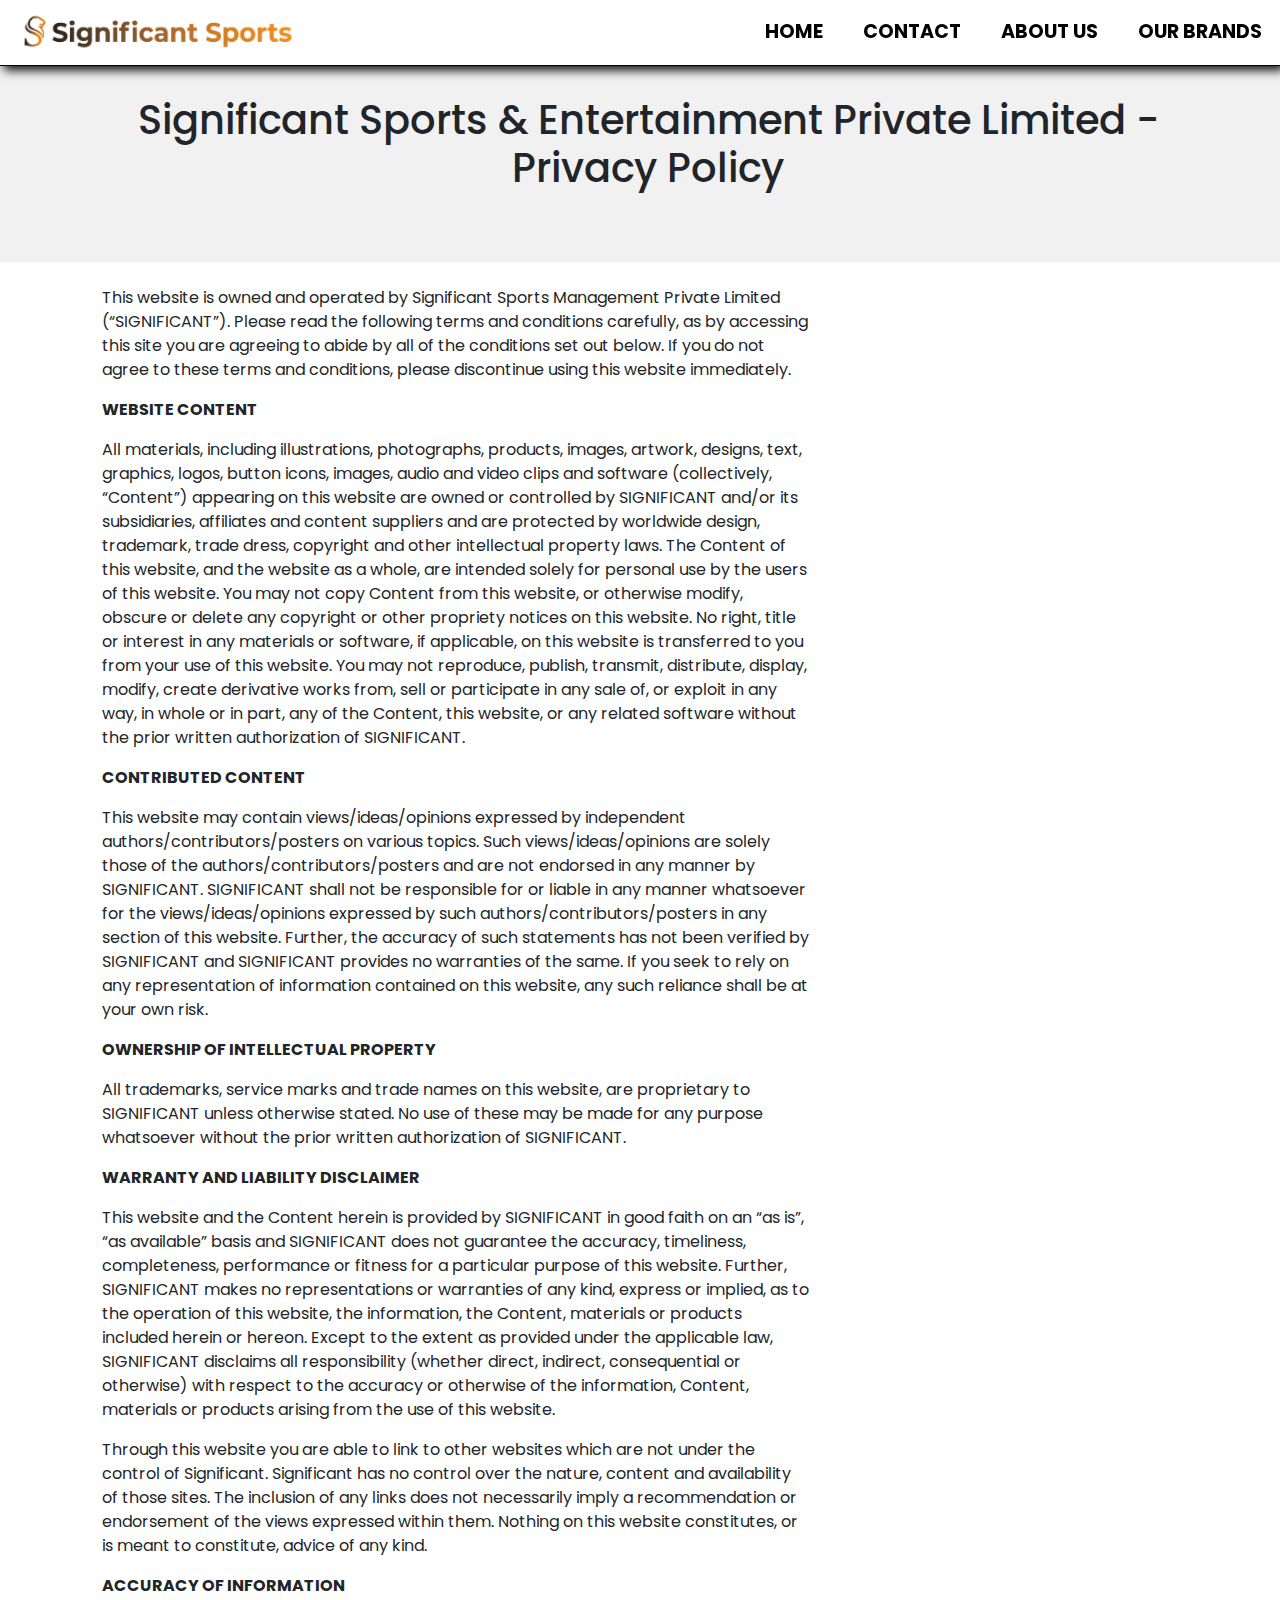
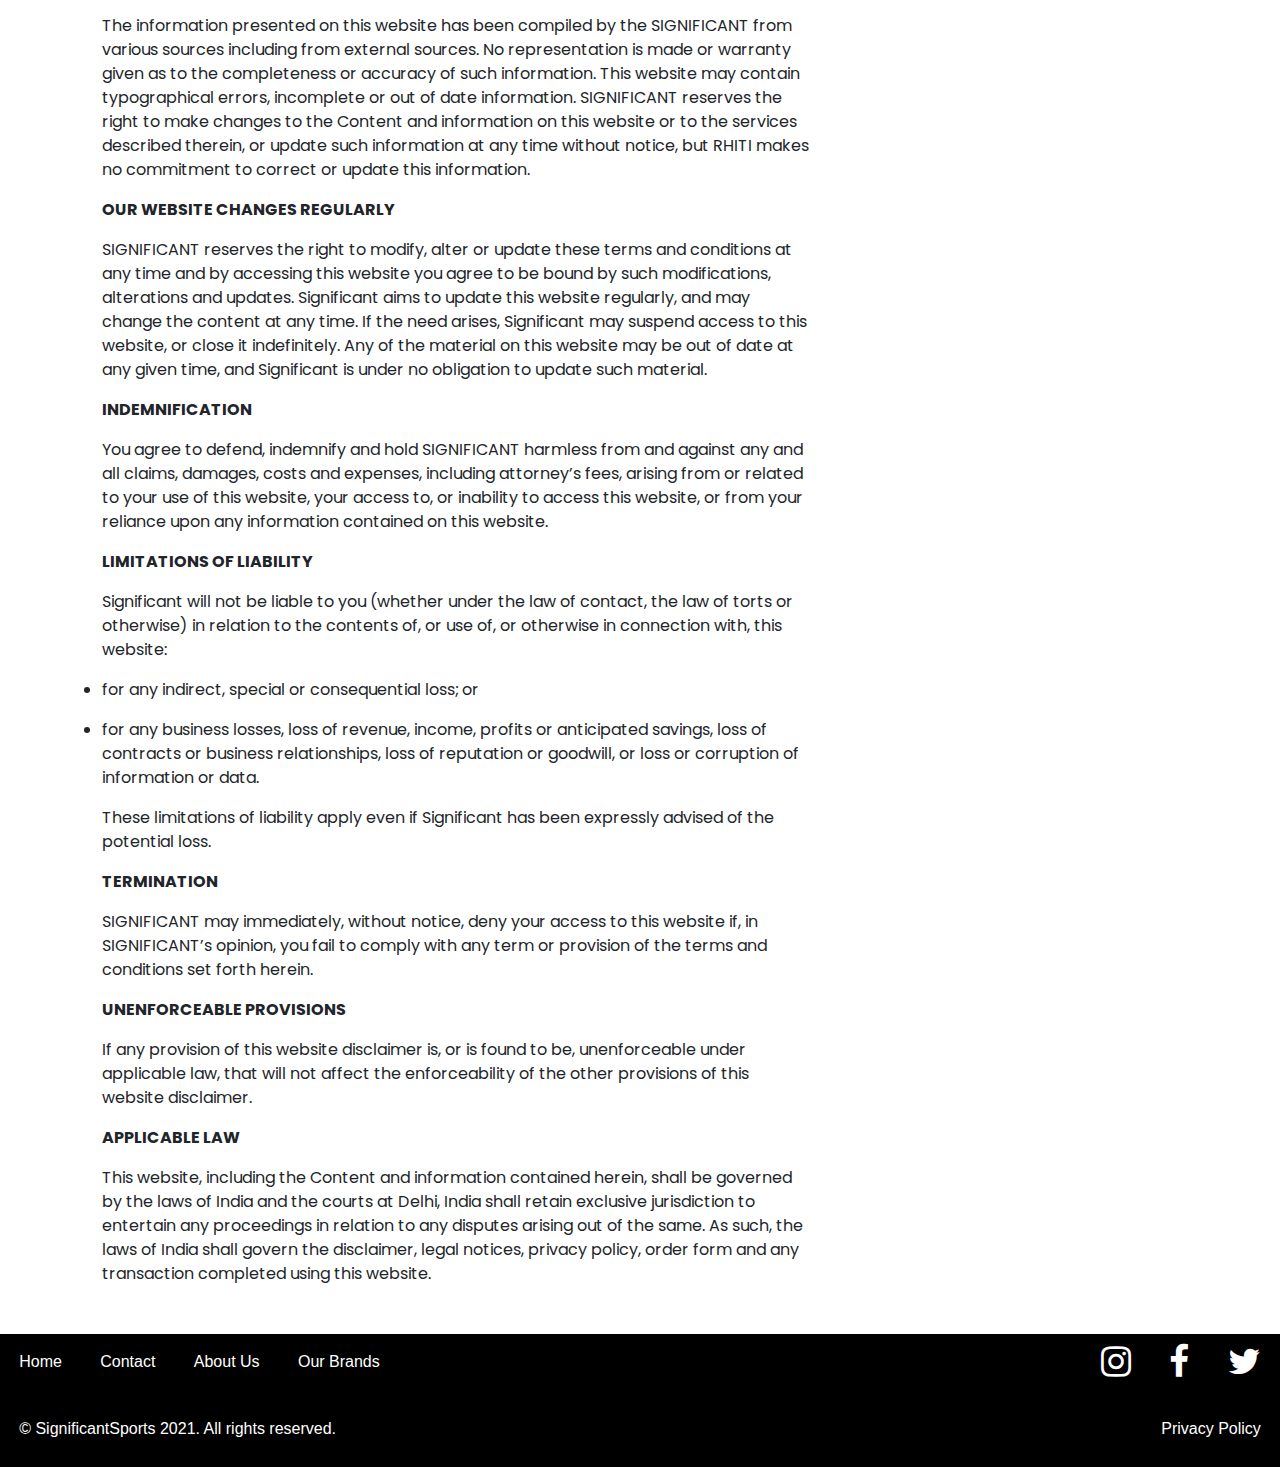
<file: privacy.html>
<!DOCTYPE html>
<html lang="en">
<head>
    <meta charset="UTF-8">
    <meta name="viewport" content="width=device-width, initial-scale=1.0">
    <title>Privacy Policy | Significant Sports & Entertainment Pvt. Ltd.</title>
    <link rel="stylesheet" href="style.css">
    <link rel="icon" href="myimages/Significant-Sports-New-Logo1.png" type="image/png">

    <link rel="stylesheet" href="https://cdnjs.cloudflare.com/ajax/libs/font-awesome/4.7.0/css/font-awesome.min.css">
    <link rel="stylesheet" href="https://maxcdn.bootstrapcdn.com/bootstrap/4.0.0/css/bootstrap.min.css" integrity="sha384-Gn5384xqQ1aoWXA+058RXPxPg6fy4IWvTNh0E263XmFcJlSAwiGgFAW/dAiS6JXm" crossorigin="anonymous">

    <link href="https://fonts.googleapis.com/css2?family=Poppins:wght@300&display=swap" rel="stylesheet"> 
</head>
<body>

    <div class="newnavbar">
        <div class="wrapper">
          <input type="checkbox" id="menuToggler" class="input-toggler" />
          <label for="menuToggler" class="menu-toggler">
            <span class="menu-toggler__line"></span>
            <span class="menu-toggler__line"></span>
            <span class="menu-toggler__line"></span>
          </label>
          <aside class="sidebar">
            <ul class="menu">
              <li class="menu__item"><a class="menu__link" href="index.html">Home</a></li>
              <li class="menu__item"><a class="menu__link" href="contact.html">Contact </a></li>
              <li class="menu__item"><a class="menu__link" href="about.html">About Us</a></li>
              <li class="menu__item"><a class="menu__link" href="others.html">Our Brands</a></li>
            </ul>
          </aside>
          
        </div>
      </div>
      
      <style>
          .navbarr ul li a{
            /* padding: 18px; */
            font-family: 'Poppins', sans-serif;
            text-transform:uppercase;
            color: #000000;
            font-size: 1.2em;
            font-weight: bold;
            text-decoration: none;
            display: block;
            transition: 0.5s ease;
          }
      </style>
 
        <div class="navbarr  wow fadeInDown">
          <div class="siglogo">
            <a href="index.html">
            <img src="./myimages/significant-newnavv.jpg" alt="">
          </a>
            <nav>
              <ul>
                <li>
                    <a href="index.html">Home</a>
                  </li>
                <li>
                    <a href="contact.html">Contact</a>
                </li>
                <li>
                    <a href="about.html">About Us</a>
                </li>
                <li>
                  <a href="others.html">Our Brands</a>
              </li>
              </ul>
            </nav>
          </div>
      
        </div>




    <!-- main content -->
        <!-- main content -->
    <!-- main content -->
    <!-- main content -->
    <!-- main content -->
    <!-- main content -->

    <style>

        .container{
            padding-left: 2rem;
            padding-right: 2rem;
            padding-bottom: 2rem;
                  }

            .bg-gray7 {
            background-color: #F1F1F1;
            }
            .margin-left-l {
            margin-left: 15px;
            }
            .pad-top-xl {
            padding-top: 30px;
            }
            .pad-bottom-xl {
            padding-bottom: 30px;
            }
            .text-underline {
            text-decoration: underline;
            }
            .font-weight-heavy {
            font-weight: 700;
            }
            .list-unstyled {
            ul {
                list-style: none;
            }
            }
            .text-uppercase {
            text-transform: uppercase;
            }
    </style>
    
<div class="bg-gray7">
    <div class="container">
      <div class="row">
        <h1 class="margin-left-l pad-top-xl pad-bottom-xl" style="text-align: center;">Significant Sports & Entertainment Private Limited - Privacy Policy<br/></h1>
      </div>
    </div>
  </div>
  
  <div class="container margin-top-xl margin-bottom-xl"> <br>
    <!-- <h4>Effective: January 11, 2021</h4> -->
    <div class="row">
      <div class="col-sm-8">
        <p>This website is owned and operated by Significant Sports Management Private Limited (“SIGNIFICANT”). Please read the following terms and conditions carefully, as by accessing this site you are agreeing to abide by all of the conditions set out below. If you do not agree to these terms and conditions, please discontinue using this website immediately.</p>
      </div>
    </div>
    
    <div class="row">
      <div class="col-sm-8">
        <p class="text-uppercase font-weight-heavy">Website Content</p>
        <p>All materials, including illustrations, photographs, products, images, artwork, designs, text, graphics, logos, button icons, images, audio and video clips and software (collectively, “Content”) appearing on this website are owned or controlled by SIGNIFICANT and/or its subsidiaries, affiliates and content suppliers and are protected by worldwide design, trademark, trade dress, copyright and other intellectual property laws. The Content of this website, and the website as a whole, are intended solely for personal use by the users of this website. You may not copy Content from this website, or otherwise modify, obscure or delete any copyright or other propriety notices on this website. No right, title or interest in any materials or software, if applicable, on this website is transferred to you from your use of this website. You may not reproduce, publish, transmit, distribute, display, modify, create derivative works from, sell or participate in any sale of, or exploit in any way, in whole or in part, any of the Content, this website, or any related software without the prior written authorization of SIGNIFICANT.</p>
      </div>
    </div>
    <div class="row">
      <div class="col-sm-8">
        <p class="text-uppercase font-weight-heavy">Contributed Content</p>
        <p>This website may contain views/ideas/opinions expressed by independent authors/contributors/posters on various topics. Such views/ideas/opinions are solely those of the authors/contributors/posters and are not endorsed in any manner by SIGNIFICANT. SIGNIFICANT shall not be responsible for or liable in any manner whatsoever for the views/ideas/opinions expressed by such authors/contributors/posters in any section of this website. Further, the accuracy of such statements has not been verified by SIGNIFICANT and SIGNIFICANT provides no warranties of the same. If you seek to rely on any representation of information contained on this website, any such reliance shall be at your own risk.</p>
      </div>
    </div>
    <div class="row">
      <div class="col-sm-8">
        <p class="text-uppercase font-weight-heavy">Ownership of Intellectual Property</p>
        <p>All trademarks, service marks and trade names on this website, are proprietary to SIGNIFICANT unless otherwise stated. No use of these may be made for any purpose whatsoever without the prior written authorization of SIGNIFICANT.</p>
      </div>
    </div>
    <div class="row">
      <div class="col-sm-8">
        <p class="text-uppercase font-weight-heavy">Warranty and Liability Disclaimer</p>
        <p>This website and the Content herein is provided by SIGNIFICANT in good faith on an “as is”, “as available” basis and SIGNIFICANT does not guarantee the accuracy, timeliness, completeness, performance or fitness for a particular purpose of this website. Further, SIGNIFICANT makes no representations or warranties of any kind, express or implied, as to the operation of this website, the information, the Content, materials or products included herein or hereon. Except to the extent as provided under the applicable law, SIGNIFICANT disclaims all responsibility (whether direct, indirect, consequential or otherwise) with respect to the accuracy or otherwise of the information, Content, materials or products arising from the use of this website.</p>
        <p>Through this website you are able to link to other websites which are not under the control of Significant. Significant has no control over the nature, content and availability of those sites. The inclusion of any links does not necessarily imply a recommendation or endorsement of the views expressed within them.
          Nothing on this website constitutes, or is meant to constitute, advice of any kind.</p>
      </div>
    </div>
    <div class="row">
      <div class="col-sm-8">
        <p class="text-uppercase font-weight-heavy">Accuracy of Information</p>
        <p>The information presented on this website has been compiled by the SIGNIFICANT from various sources including from external sources. No representation is made or warranty given as to the completeness or accuracy of such information. This website may contain typographical errors, incomplete or out of date information. SIGNIFICANT reserves the right to make changes to the Content and information on this website or to the services described therein, or update such information at any time without notice, but RHITI makes no commitment to correct or update this information.</p>       
      </div>
    </div>
    <div class="row">
      <div class="col-sm-8">
        <p class="text-uppercase font-weight-heavy">Our Website Changes Regularly</p>
        <p>SIGNIFICANT reserves the right to modify, alter or update these terms and conditions at any time and by accessing this website you agree to be bound by such modifications, alterations and updates. Significant aims to update this website regularly, and may change the content at any time. If the need arises, Significant may suspend access to this website, or close it indefinitely. Any of the material on this website may be out of date at any given time, and Significant is under no obligation to update such material.</p>
      </div>
    </div>
    <div class="row">
      <div class="col-sm-8">
        <p class="text-uppercase font-weight-heavy">Indemnification</p>
        <p>You agree to defend, indemnify and hold SIGNIFICANT harmless from and against any and all claims, damages, costs and expenses, including attorney’s fees, arising from or related to your use of this website, your access to, or inability to access this website, or from your reliance upon any information contained on this website.</p>      
    </div>
    </div>

    <div class="row">
      <div class="col-sm-8">
      <p><span class="text-uppercase font-weight-heavy">Limitations of liability</span></p>
      <p>Significant will not be liable to you (whether under the law of contact, the law of torts or otherwise) in relation to the contents of, or use of, or otherwise in connection with, this website:</p>
      <ul>
        <li>
          <p>for any indirect, special or consequential loss; or</p>
        </li>
        <li>
          <p>for any business losses, loss of revenue, income, profits or anticipated savings, loss of contracts or business relationships, loss of reputation or goodwill, or loss or corruption of information or data.
          </p>
        </li>
        <!-- <li>
          <p>If you login to the Service using a third party Authentication Service (such as Facebook Connect), or use an image from your Facebook, Twitter or other social media website account as your profile picture on the Service, you give us permission to access your account information on those websites. You should review your privacy settings on those sites to see what information you share with us in this manner. </p>
        </li>
        <li>
          <p>If you do not want your personal information to be visible to other users of the Service, do not upload that information to your user profile or other public portions of the Service such as Galleries.</p>
        </li> -->
      </ul>
      <p>These limitations of liability apply even if Significant has been expressly advised of the potential loss.</p>
      </div>
    </div>

    <div class="row">
      <div class="col-sm-8">
        <p class="text-uppercase font-weight-heavy">Termination</p>
        <p>SIGNIFICANT may immediately, without notice, deny your access to this website if, in SIGNIFICANT’s opinion, you fail to comply with any term or provision of the terms and conditions set forth herein.</p>    
      </div>
    </div>
    <div class="row">
      <div class="col-sm-8">
        <p class="text-uppercase font-weight-heavy">Unenforceable provisions</p>
        <p>If any provision of this website disclaimer is, or is found to be, unenforceable under applicable law, that will not affect the enforceability of the other provisions of this website disclaimer.</p>
      </div>
    </div>
    <div class="row">
      <div class="col-sm-8">
        <p class="text-uppercase font-weight-heavy">Applicable Law</p>
        <p>This website, including the Content and information contained herein, shall be governed by the laws of India and the courts at Delhi, India shall retain exclusive jurisdiction to entertain any proceedings in relation to any disputes arising out of the same. As such, the laws of India shall govern the disclaimer, legal notices, privacy policy, order form and any transaction completed using this website.</p>
      </div>
    </div>

    
  </div>


   <!-- FOOTER CSS -->
    <!-- FOOTER CSS -->
    <!-- FOOTER CSS -->
    <!-- FOOTER CSS -->
    <!-- FOOTER CSS -->
    <!-- FOOTER CSS -->
    <!-- FOOTER CSS -->

    <style>
      .footer {
display: flex;
flex-flow: row wrap;
padding: 30px 30px 20px 30px;
color: #2f2f2f;
background-color: rgb(29, 29, 29);
border-top: 1px solid #e5e5e5;
}

.footer > * {
flex:  1 100%;
}

.footer__addr {
margin-right: 1.25em;
margin-bottom: 2em;
}

.footer__logo {
font-family: 'Pacifico', cursive;
font-weight: 400;
/* text-transform: lowercase; */
font-size: 1.5rem;
}

.footer__addr h2 {
margin-top: 1.3em;
font-size: 15px;
font-weight: 400;
}

.nav__title {
font-weight: 400;
font-size: 15px;
}

.footer address {
font-style: normal;
color: #999;
}

.footer__btn {
display: flex;
align-items: center;
justify-content: center;
height: 36px;
max-width: max-content;
background-color: rgb(33, 33, 33, 0.07);
border-radius: 100px;
color: #2f2f2f;
line-height: 0;
margin: 0.6em 0;
font-size: 1rem;
padding: 0 1.3em;
}

.footer ul {
list-style: none;
padding-left: 0;
}

.footer li {
line-height: 2em;
}

.footer a {
text-decoration: none;
}

.footer__nav {
display: flex;
flex-flow: row wrap;
}

.footer__nav > * {
flex: 1 50%;
margin-right: 1.25em;
}

.nav__ul a {
color: #999;
}

.nav__ul--extra {
column-count: 2;
column-gap: 1.25em;
}

.legal {
display: flex;
flex-wrap: wrap;
color: #999;
}

.legal__links {
display: flex;
align-items: center;
}

.heart {
color: #2f2f2f;
}

@media screen and (min-width: 24.375em) {
.legal .legal__links {
  margin-left: auto;
}
}

@media screen and (min-width: 40.375em) {
.footer__nav > * {
  flex: 1;
}

.nav__item--extra {
  flex-grow: 2;
}

.footer__addr {
  flex: 1 0px;
}

.footer__nav {
  flex: 2 0px;
}
}
  </style>

  <!-- FOOTER  -->
  <!-- FOOTER  -->
  <!-- FOOTER  -->
  <!-- FOOTER  -->
  <!-- FOOTER  -->
  <!-- FOOTER  -->



    <style>
      *{
  margin: 0px;
  padding: 0px;
  box-sizing: border-box;
}
.foot{
  background: #000000;
}

.foot-content-bar{
  display: flex;
  justify-content: space-between;
}

.foot-content{
  align-items: center;
  display: flex;
  flex-wrap: wrap;
  justify-content: space-between;
}

.foot-content-bar p {
  padding-left: 1.2em;
  padding-right: 1.2em;
  color: #ffffff;
  font-family: sans-serif;
}

.foot-content-cp{
  display: flex;
  justify-content: space-between;
}

.foot-content p {
  padding: 10px;
  color: #ffffff;
  padding-left: 1.2em;
  padding-right: 1.2em;
  font-family: sans-serif;
}

.fa-instagram, .fa-facebook, .fa-twitter{
color:#ffffff;
}

.fa-instagram:hover, .fa-facebook:hover, .fa-twitter:hover{
  color: #eab149;
  }

  .foot-content a:hover{
    color: #eab149;
    text-decoration: underline;
  }

    </style>

    <div class="foot">
      <div class="foot-content">
         <div class="foot-content-bar">
          <a href="index.html">
            <p>Home</p></a>


            <a href="contact.html">
            <p>Contact</p></a>

           <a href="about.html">
           <p>About Us</p></a>

           <a href="others.html">
            <p>Our Brands</p></a>

          </div>
          <div class="foot-content-bar">
              <a href="https://instagram.com/significantsports/" target="_blank">
              <p><i class="fa fa-instagram fa-2x" style="font-size:2.2em;"></i></p></a>
              
              <a href="https://www.facebook.com/significantsports/" target="_blank">
              <p><i class="fa fa-facebook fa-2x" style="font-size:2.2em;"></i></p></a>
              
              <a href="https://twitter.com/SignificantSpo2" target="_blank">
              <p><i class="fa fa-twitter fa-2x" style="font-size:2.2em;"></i></p></a>
          </div>   
      </div>
      <div class="foot-content">

              <p>&copy; SignificantSports 2021. All rights reserved.</p>
              
              <a href="privacy.html">
                <p>Privacy Policy</p></a>
      </div>
   </div>

      <!-- <script src="https://code.jquery.com/jquery-3.2.1.slim.min.js" integrity="sha384-KJ3o2DKtIkvYIK3UENzmM7KCkRr/rE9/Qpg6aAZGJwFDMVNA/GpGFF93hXpG5KkN" crossorigin="anonymous">
      </script>
      <script src="https://cdnjs.cloudflare.com/ajax/libs/popper.js/1.12.9/umd/popper.min.js" integrity="sha384-ApNbgh9B+Y1QKtv3Rn7W3mgPxhU9K/ScQsAP7hUibX39j7fakFPskvXusvfa0b4Q" crossorigin="anonymous">
      </script>
      <script src="https://maxcdn.bootstrapcdn.com/bootstrap/4.0.0/js/bootstrap.min.js" integrity="sha384-JZR6Spejh4U02d8jOt6vLEHfe/JQGiRRSQQxSfFWpi1MquVdAyjUar5+76PVCmYl" crossorigin="anonymous">
      </script> -->
</body>
</html>
</file>
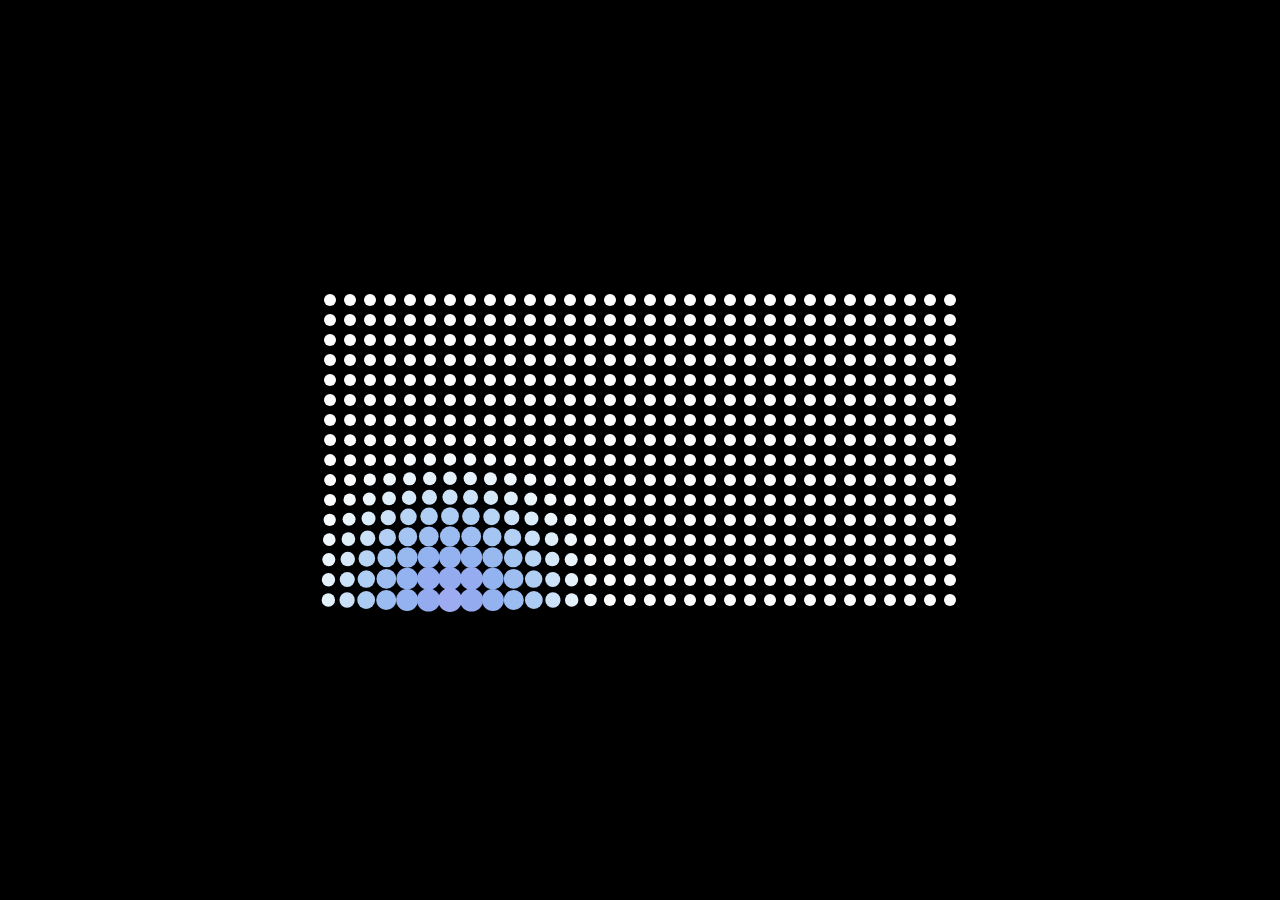
<file: anime-master/documentation/examples/advanced-staggering-2.html>
<!DOCTYPE html>
<html>
<head>
  <title>advanced staggering • anime.js</title>
  <meta charset="utf-8">
  <meta name="viewport" content="width=device-width, initial-scale=1, maximum-scale=1">
  <meta property="og:title" content="anime.js">
  <meta property="og:url" content="https://animejs.com">
  <meta property="og:description" content="Javascript Animation Engine">
  <meta property="og:image" content="https://animejs.com/documentation/assets/img/icons/og.png">
  <meta name="twitter:card" content="summary">
  <meta name="twitter:title" content="anime.js">
  <meta name="twitter:site" content="@juliangarnier">
  <meta name="twitter:description" content="Javascript Animation Engine">
  <meta name="twitter:image" content="https://animejs.com/documentation/assets/img/icons/twitter.png">
  <link rel="apple-touch-icon-precomposed" href="../assets/img/social-media-image.png">
  <link rel="icon" type="image/png" href="../assets/img/favicon.png" >
  <link href="../assets/css/animejs.css" rel="stylesheet">
  <link href="../assets/css/documentation.css" rel="stylesheet">
  <style>

    :root {
      font-size: 20px;
    }

    body {
      display: flex;
      flex-wrap: wrap;
      justify-content: center;
      align-items: center;
      height: 100vh;
      background-color: #000;
    }

    .stagger-visualizer {
      display: flex;
      flex-wrap: wrap;
      justify-content: center;
      align-items: center;
      position: relative;
      width: 32rem;
      height: 16rem;
    }

    .dots-wrapper {
      position: absolute;
      display: flex;
      flex-wrap: wrap;
      justify-content: center;
      align-items: center;
      width: 100%;
      height: 100%;
    }

    .stagger-visualizer .dot {
      position: relative;
      width: calc(1rem - 8px);
      height: calc(1rem - 8px);
      margin: 4px;
      border-radius: 50%;
      background-color: currentColor;
    }

  </style>
</head>
<body>

  <div class="stagger-visualizer">
    <div class="dots-wrapper"></div>
  </div>

</body>
<script type="module">

  import anime from '../../src/index.js';

  var advancedStaggeringAnimation = (function() {

    var staggerVisualizerEl = document.querySelector('.stagger-visualizer');
    var dotsWrapperEl = staggerVisualizerEl.querySelector('.dots-wrapper');
    var dotsFragment = document.createDocumentFragment();
    var grid = [32, 16];
    var cellSize = 1;
    var numberOfElements = grid[0] * grid[1];
    var animation;
    var paused = true;

    for (var i = 0; i < numberOfElements; i++) {
      var dotEl = document.createElement('div');
      dotEl.classList.add('dot');
      dotsFragment.appendChild(dotEl);
    }

    dotsWrapperEl.appendChild(dotsFragment);

    var index = anime.random(0, numberOfElements-1);
    var nextIndex = 0;

    function play() {

      paused = false;
      if (animation) animation.pause();

      nextIndex = anime.random(0, numberOfElements-1);

      var saturation = 75;

      var colorStart = anime.random(0, 256);
      var colorEnd = anime.random(0, 256);
      var colorRangeValue = [colorStart, colorEnd];
      var luminosityStart = anime.random(60, 80);
      var luminosityEnd = anime.random(20, 40);
      var luminosityRangeValue = [luminosityStart, luminosityEnd];

      function staggeredGridColors(el, i, total) {
        var hue = Math.round(anime.stagger(colorRangeValue, {grid: grid, from: index})(el, i, total));
        var luminosity = Math.round(anime.stagger(luminosityRangeValue, {grid: grid, from: index})(el, i, total));
        return 'hsl(' + hue + ', ' + saturation + '%, ' + luminosity + '%)';
      }

      animation = anime({
        targets: '.stagger-visualizer .dot',
        keyframes: [
          {
            zIndex: function(el, i, total) {
              return Math.round(anime.stagger([numberOfElements, 0], {grid: grid, from: index})(el, i, total));
            },
            translateX: anime.stagger('-.001rem', {grid: grid, from: index, axis: 'x'}),
            translateY: anime.stagger('-.001rem', {grid: grid, from: index, axis: 'y'}),
            duration: 200
          }, {
            translateX: anime.stagger('.075rem', {grid: grid, from: index, axis: 'x'}),
            translateY: anime.stagger('.075rem', {grid: grid, from: index, axis: 'y'}),
            scale: anime.stagger([2, .2], {grid: grid, from: index}),
            backgroundColor: staggeredGridColors,
            duration: 450
          }, {
            translateX: 0,
            translateY: 0,
            scale: 1,
            duration: 500,
          }
        ],
        delay: anime.stagger(60, {grid: grid, from: index}),
        easing: 'easeInOutQuad',
        complete: play
      }, 30)

      index = nextIndex;

    }

    play();

  })();

</script>
</html>
</file>
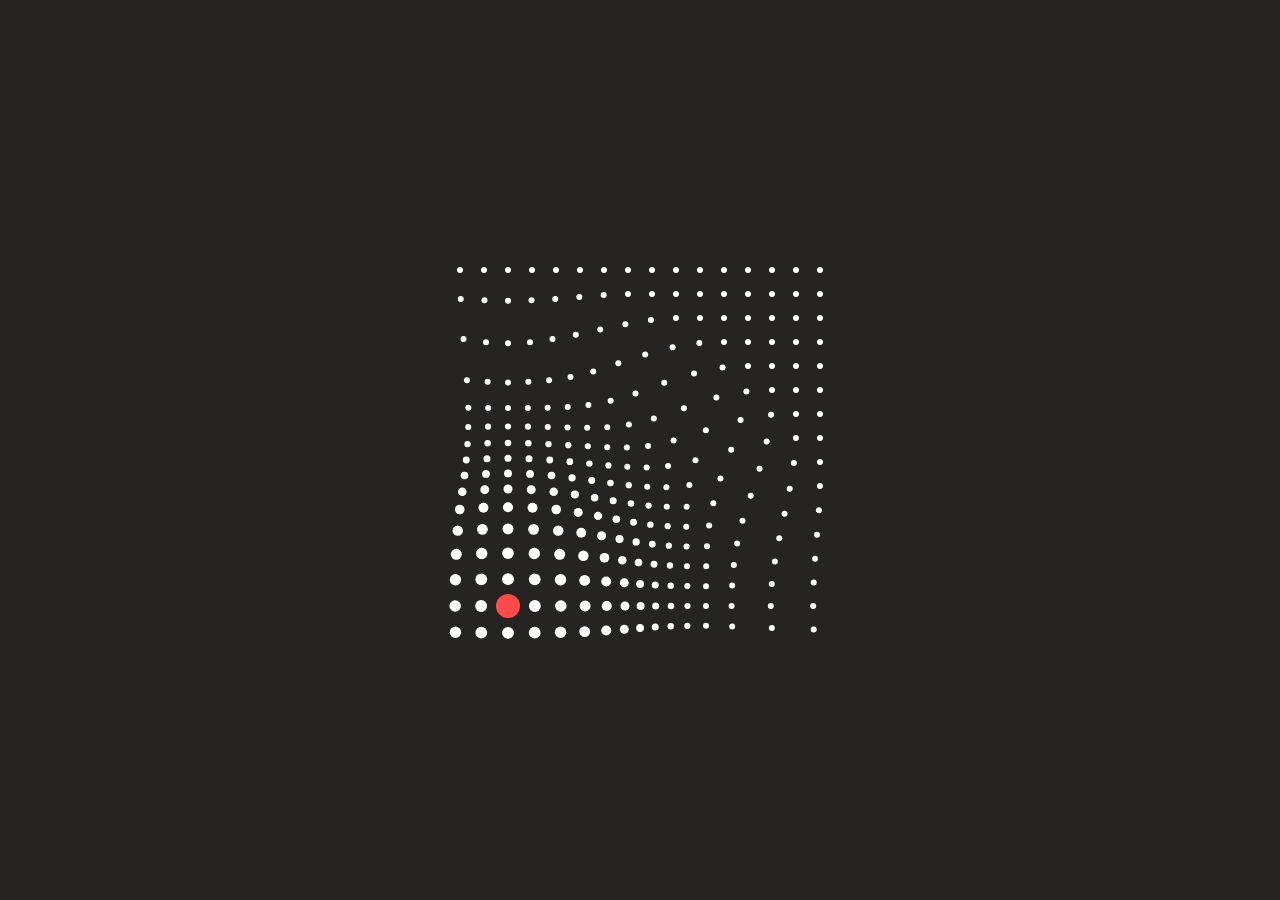
<file: anime-master/documentation/examples/advanced-staggering.html>
<!DOCTYPE html>
<html>
<head>
  <title>advanced staggering • anime.js</title>
  <meta charset="utf-8">
  <meta name="viewport" content="width=device-width, initial-scale=1, maximum-scale=1">
  <meta property="og:title" content="anime.js">
  <meta property="og:url" content="https://animejs.com">
  <meta property="og:description" content="Javascript Animation Engine">
  <meta property="og:image" content="https://animejs.com/documentation/assets/img/icons/og.png">
  <meta name="twitter:card" content="summary">
  <meta name="twitter:title" content="anime.js">
  <meta name="twitter:site" content="@juliangarnier">
  <meta name="twitter:description" content="Javascript Animation Engine">
  <meta name="twitter:image" content="https://animejs.com/documentation/assets/img/icons/twitter.png">
  <link rel="apple-touch-icon-precomposed" href="../assets/img/social-media-image.png">
  <link rel="icon" type="image/png" href="../assets/img/favicon.png" >
  <link href="../assets/css/animejs.css" rel="stylesheet">
  <link href="../assets/css/documentation.css" rel="stylesheet">
  <style>

    :root {
      font-size: 24px;
    }

    body {
      display: flex;
      flex-wrap: wrap;
      justify-content: center;
      align-items: center;
      height: 100vh;
    }

    .stagger-visualizer {
      position: relative;
      display: flex;
      flex-wrap: wrap;
      justify-content: center;
      align-items: center;
      width: 16rem;
      height: 16rem;
    }

    .stagger-visualizer .dot {
      position: relative;
      width: .25rem;
      height: .25rem;
      margin: .375rem;
      background-color: currentColor;
      border-radius: 50%;
    }

    .stagger-visualizer .cursor {
      position: absolute;
      z-index: 1;
      top: 0;
      left: 0;
      width: 1rem;
      height: 1rem;
      background-color: currentColor;
      border-radius: 50%;
    }

  </style>
</head>
<body>

  <div class="stagger-visualizer">
    <div class="cursor color-red"></div>
  </div>

</body>
<script type="module">

  import anime from '../../src/index.js';

  const staggerVisualizerEl = document.querySelector('.stagger-visualizer');
  const fragment = document.createDocumentFragment();
  const numberOfElements = 16*16;
  var animation;

  for (let i = 0; i < numberOfElements; i++) {
    const dotEl = document.createElement('div');
    dotEl.classList.add('dot');
    fragment.appendChild(dotEl);
  }

  staggerVisualizerEl.appendChild(fragment);

  let index = anime.random(0, numberOfElements);
  let nextIndex = 0;

  function animateGrid() {

    if (animation) animation.pause();

    nextIndex = anime.random(0, numberOfElements);

    anime.set('.cursor', {
      translateX: anime.stagger('-1rem', {grid: [16, 16], from: index, axis: 'x'}),
      translateY: anime.stagger('-1rem', {grid: [16, 16], from: index, axis: 'y'})
    });

    animation = anime.timeline({
      easing: 'easeInOutQuad',
      complete: animateGrid
    })
    .add({
      targets: '.cursor',
      keyframes: [
        { scale: .625 }, 
        { scale: 1.125 },
        { scale: 1 }
      ],
      duration: 600
    })
    .add({
      targets: '.dot',
      keyframes: [
        {
          translateX: anime.stagger('-.175rem', {grid: [16, 16], from: index, axis: 'x'}),
          translateY: anime.stagger('-.175rem', {grid: [16, 16], from: index, axis: 'y'}),
          duration: 200
        }, {
          translateX: anime.stagger('.125rem', {grid: [16, 16], from: index, axis: 'x'}),
          translateY: anime.stagger('.125rem', {grid: [16, 16], from: index, axis: 'y'}),
          scale: 2,
          duration: 500
        }, {
          translateX: 0,
          translateY: 0,
          scale: 1,
          duration: 600,
        }
      ],
      delay: anime.stagger(50, {grid: [16, 16], from: index})
    }, '-=600')
    .add({
      targets: '.cursor',
      translateX: { value: anime.stagger('-1rem', {grid: [16, 16], from: nextIndex, axis: 'x'}), duration: anime.random(400, 1200) },
      translateY: { value: anime.stagger('-1rem', {grid: [16, 16], from: nextIndex, axis: 'y'}), duration: anime.random(400, 1200) },
      easing: 'easeOutSine'
    }, '-=1100')

    index = nextIndex;

  }

  animateGrid();

</script>
</html>
</file>
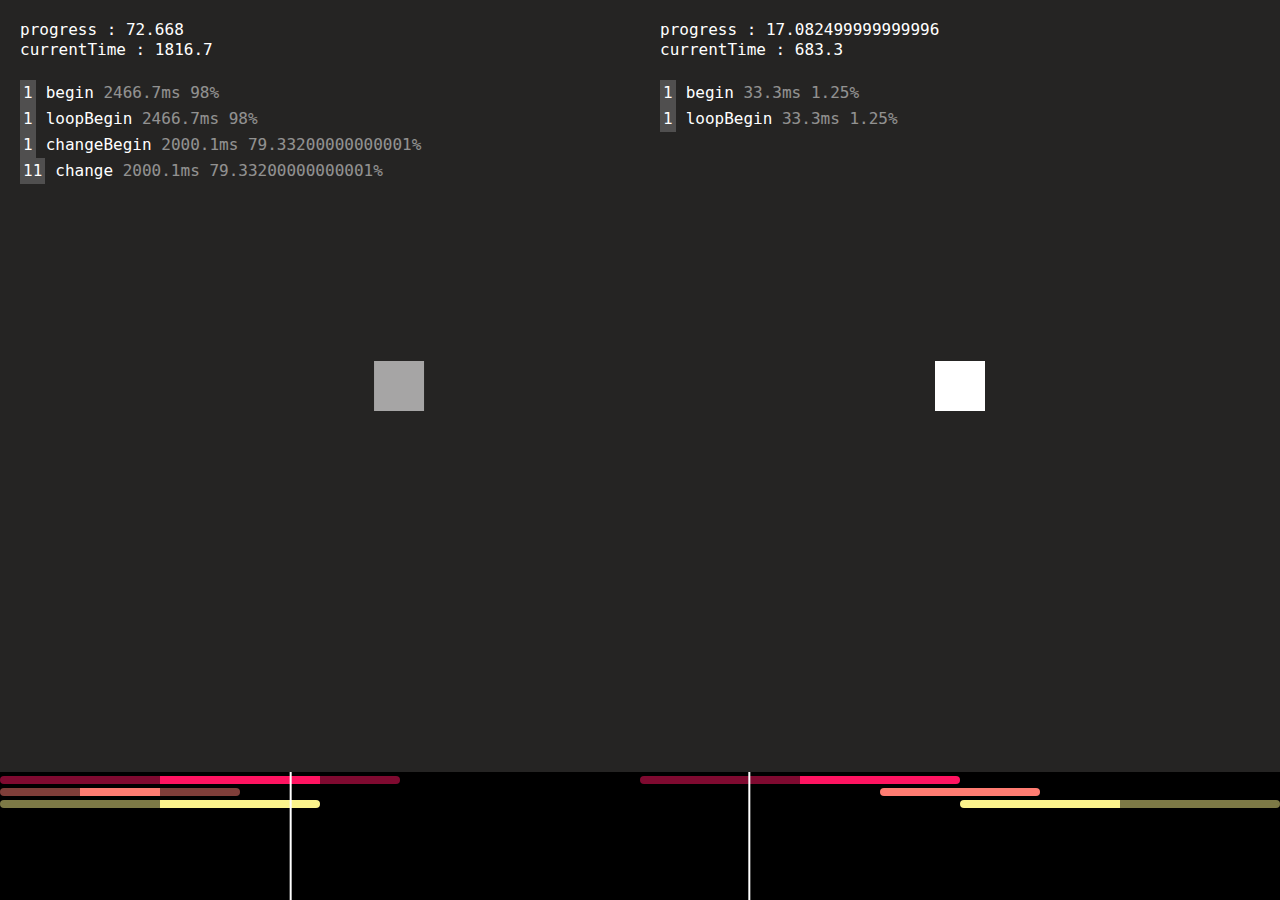
<file: anime-master/documentation/examples/anime-callbacks.html>
<!DOCTYPE html>
<html>
<head>
  <title>Anime states system | anime.js</title>
  <meta charset="utf-8">
  <meta name="viewport" content="width=device-width, initial-scale=1, maximum-scale=1">
  <meta property="og:title" content="anime.js">
  <meta property="og:url" content="https://animejs.com">
  <meta property="og:description" content="Javascript Animation Engine">
  <meta property="og:image" content="https://animejs.com/documentation/assets/img/icons/og.png">
  <meta name="twitter:card" content="summary">
  <meta name="twitter:title" content="anime.js">
  <meta name="twitter:site" content="@juliangarnier">
  <meta name="twitter:description" content="Javascript Animation Engine">
  <meta name="twitter:image" content="https://animejs.com/documentation/assets/img/icons/twitter.png">
  <link rel="apple-touch-icon-precomposed" href="../assets/img/social-media-image.png">
  <link rel="icon" type="image/png" href="../assets/img/favicon.png" >
  <link href="../assets/css/animejs.css" rel="stylesheet">
  <link href="../assets/css/documentation.css" rel="stylesheet">
  <style>

    body {
      display: flex;
      flex-wrap: no-wrap;
      justify-content: space-around;
      align-items: center;
      position: absolute;
      width: 100%;
      height: 100vh;
      padding-bottom: 128px;
    }

    .el {
      width: 50px;
      height: 50px;
      background-color: currentColor;
    }

    .log {
      overflow-y: scroll;
      position: absolute;
      top: 0;
      height: 100%;
      padding: 20px;
      padding-top: 80px;
      font-size: 16px;
      line-height: 20px;
      text-align: left;
      font-family: monospace;
    }

    .log-animation {
      left: 0;
      width: 50%;
    }

    .log-timeline {
      left: 50%;
      width: 50%;
    }

    .counter {
      display: inline-block;
      margin-right: 10px;
      padding: 3px;
      background-color: rgba(255,255,255,.2);
    }

    .currentTime, .progress { opacity: .5 }

    .time {
      position: absolute;
      top: 0;
      height: 80px;
      padding: 20px;
      font-size: 16px;
      line-height: 20px;
      text-align: left;
      font-family: monospace;
    }

    .time-animation {
      left: 0;
      width: 50%;
    }

    .time-timeline {
      left: 50%;
      width: 50%;
    }

    /* Player animation */

    .timeline {
      position: fixed;
      bottom: 0;
      height: 128px;
      padding-top: 4px;
      background-color: #000;
    }

    .timeline.player-animation {
      width: 50%;
      left: 0;
    }

    .timeline.player-timeline {
      width: 50%;
      left: 50%;
    }

    .tl-needle {
      position: absolute;
      z-index: 2;
      top: 0;
      left: 0;
      bottom: 0;
      width: 2px;
      margin-left: -1px;
      background-color: #FFF;
    }

    .tl-animation {
      position: relative;
      display: flex;
      justify-content: space-between;
      width: auto;
      height: 8px;
      margin-bottom: 4px;
      background-color: currentColor;
      border-radius: .5rem;
    }

    .tl-delay,
    .tl-end-delay {
      width: auto;
      height: 100%;
      background-color: rgba(0,0,0,.5);
    }

  </style>
</head>
<body>

  <div class="el color-04"></div>

  <div class="el color-08"></div>

  <div class="log log-animation"></div>
  <div class="time time-animation"></div>

  <div class="log log-timeline"></div>
  <div class="time time-timeline"></div>

</body>
<script type="module">

  import anime from '../../src/index.js';

  var animationTimeLogEl = document.querySelector('.time-animation');
  var timelineTimeLogEl = document.querySelector('.time-timeline');

  var animation = anime({
    targets: '.el.color-04',
    translateX: [
      {value: 200},
      {value: -200},
      {value: 200}
    ],
    rotate: {
      value: 720,
      easing: 'easeInOutCirc',
      duration: 500,
      delay: 500
    },
    opacity: {
      value: .5,
      easing: 'linear',
      duration: 1000,
      delay: 1000,
      endDelay: 0
    },
    delay: 1000,
    endDelay: 500,
    duration: 1000,
    easing: 'easeOutQuad',
    direction: 'reverse',
    loop: 2,
    autoplay: false,
    update: function(a) {
      animationTimeLogEl.innerHTML = 'progress : ' + a.progress + '<br>currentTime : ' + a.currentTime;
    },
  });


  var tl = anime.timeline({
    targets: '.el.color-08',
    easing: 'easeInOutQuad',
    autoplay: false,
    direction: 'alternate',
    loop: 3,
    update: function(a) {
      timelineTimeLogEl.innerHTML = 'progress : ' + a.progress + '<br>currentTime : ' + a.currentTime;
    }
  })
  .add({
    translateX: 100,
    delay: 1000
  })
  .add({
    translateY: 100
  }, '-=500')
  .add({
    rotate: 360,
    endDelay: 1000
  }, '-=500');


  function animePlayer(instance, playerClass) {

    function createEl(type, className, parentEl) {
      var el = document.createElement(type);
      if (className) el.classList.add(className);
      if (parentEl) parentEl.appendChild(el);
      return el;
    }

    var timelineEl = createEl('div', 'timeline', document.body);
    if (playerClass) timelineEl.classList.add(playerClass);
    var needleEl = createEl('div', 'tl-needle', timelineEl);
    var animations = [];
    var colors = ['#FF1461','#FF7C72','#FBF38C','#A6FF8F','#18FF92','#1CE2B2','#5EF3FB','#61C3FF','#5A87FF','#8453E3','#C26EFF','#FB89FB'];
    var colorIndex = 0;

    function convertMStoEM(ms) { return ms / 100; }
    function convertEMtoMS(em) { return parseFloat(em) * 250; }

    function createAnimationLog(animObj, timelineOffset) {
      var anim = animObj;
      anim.player = {};
      anim.player.animationEl = createEl('div', 'tl-animation', timelineEl);
      anim.player.delayEl = createEl('div', 'tl-delay', anim.player.animationEl);
      anim.player.endDelayEl = createEl('div', 'tl-end-delay', anim.player.animationEl);
      anim.update = function() {
        anime.set(anim.player.animationEl, {
          left: convertMStoEM(timelineOffset) + 'em',
          width: convertMStoEM(anim.duration) + 'em'
        });
        anime.set(anim.player.delayEl, {width: (anim.delay / anim.duration) * 100 + '%'});
        anime.set(anim.player.endDelayEl, {width: (anim.endDelay / anim.duration) * 100 + '%'});
      }
      anime.set(anim.player.animationEl, {color: colors[colorIndex]});
      colorIndex++;
      if (!colors[colorIndex]) colorIndex = 0;
      anim.update();
      animations.push(anim);
      return anim;
    }

    instance.pause();

    var playerAnimation = anime({
      targets: needleEl,
      translateX: convertMStoEM(instance.duration) + 'em',
      duration: instance.duration,
      direction: instance.direction,
      loop: instance.loop,
      easing: 'linear',
      update: function(a) {
        instance.seek(a.currentTime);
      },
      complete: function(a) {
        instance.seek(a.currentTime);
      }
    });

    if (instance.children.length) {
      instance.children.forEach(function(child) {
        child.animations.forEach(function(anim) {
          createAnimationLog(anim, child.timelineOffset);
        });
      })
    } else {
      instance.animations.forEach(function(anim) {
        createAnimationLog(anim);
      });
    }

  }

  animePlayer(animation, 'player-animation');
  animePlayer(tl, 'player-timeline');

  function logCallbacks(animation, logEl, callbacks) {

    function appendLog(cbName) {
      animation[cbName] = function() {
        var pEl = document.createElement('p');
        var counterSpanEl = document.createElement('span');
        var currentTimeSpanEl = document.createElement('span');
        var progressSpanEl = document.createElement('span');
        var textSpanEl = document.createElement('span');
        var lastPEl = logEl.querySelector('p:last-child');
        currentTimeSpanEl.innerHTML = ' ' + animation.currentTime + 'ms';
        progressSpanEl.innerHTML = ' ' + animation.progress + '%';
        if (lastPEl && lastPEl.querySelector('.text').innerHTML === cbName) {
          var lastCountEl = lastPEl.querySelector('.counter');
          var lastCountValue = parseFloat(lastCountEl.innerHTML);
          lastCountValue++;
          lastCountEl.innerHTML = lastCountValue;
        } else {
          counterSpanEl.innerHTML = 1;
          textSpanEl.innerHTML = cbName;
          counterSpanEl.classList.add('counter');
          textSpanEl.classList.add('text');
          currentTimeSpanEl.classList.add('currentTime');
          progressSpanEl.classList.add('progress');
          pEl.appendChild(counterSpanEl);
          pEl.appendChild(textSpanEl);
          pEl.appendChild(currentTimeSpanEl);
          pEl.appendChild(progressSpanEl);
          logEl.appendChild(pEl);
          logEl.scrollTop = logEl.scrollHeight;
        }
      }
    }

    callbacks.forEach(appendLog);

  }

  logCallbacks(animation, document.querySelector('.log-animation'), [
    'begin',
    'loopBegin',
    'changeBegin',
    'change',
    'changeComplete',
    'loopComplete',
    'complete'
  ]);


  logCallbacks(tl, document.querySelector('.log-timeline'), ['begin',
    'loopBegin',
    'changeBegin',
    'change',
    'changeComplete',
    'loopComplete',
    'complete'
  ]);


</script>
</html>
</file>
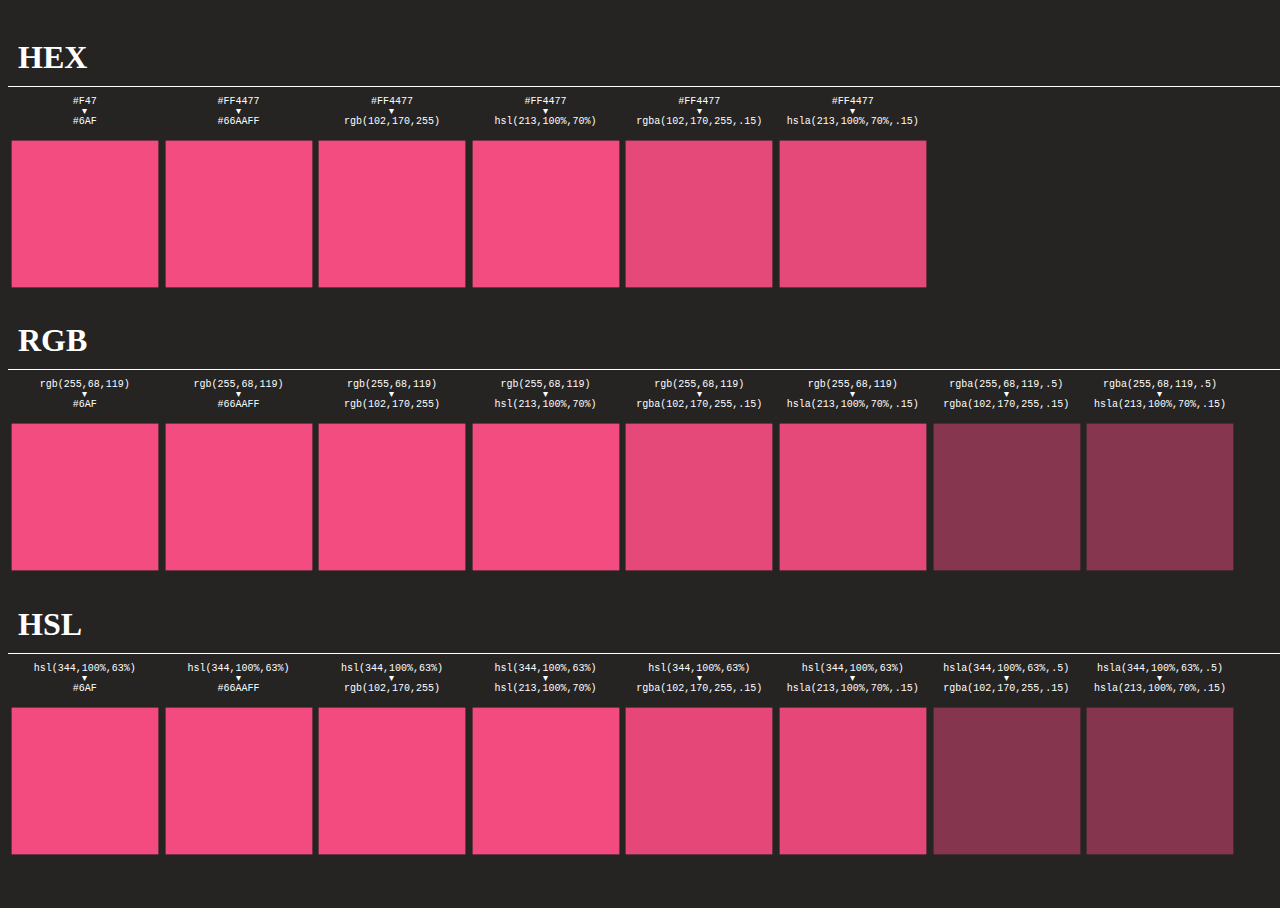
<file: anime-master/documentation/examples/anime-colors-test.html>
<!DOCTYPE html>
<html>
<head>
  <title>Colors test | anime.js</title>
  <meta charset="utf-8">
  <meta name="viewport" content="width=device-width, initial-scale=1, maximum-scale=1">
  <meta property="og:title" content="anime.js">
  <meta property="og:url" content="https://animejs.com">
  <meta property="og:description" content="Javascript Animation Engine">
  <meta property="og:image" content="https://animejs.com/documentation/assets/img/icons/og.png">
  <meta name="twitter:card" content="summary">
  <meta name="twitter:title" content="anime.js">
  <meta name="twitter:site" content="@juliangarnier">
  <meta name="twitter:description" content="Javascript Animation Engine">
  <meta name="twitter:image" content="https://animejs.com/documentation/assets/img/icons/twitter.png">
  <link rel="apple-touch-icon-precomposed" href="../assets/img/social-media-image.png">
  <link rel="icon" type="image/png" href="../assets/img/favicon.png">
  <link href="../assets/css/documentation.css" rel="stylesheet">
  <script src="../../lib/anime.min.js"></script>
  <!-- <script src="../assets/js/anime/anime.2.0.2.js"></script> -->
  <!-- <script src="../assets/js/anime/anime.1.3.js"></script> -->
  <style>
    body {
      width: 100%;
      height: 100vh;
    }
    .color-tests {
      display: flex;
      flex-wrap: wrap;
    }
    .section-title {
      display: block;
      width: 100%;
      margin-bottom: 10px;
      padding: 10px;
      border-bottom: 1px solid #FFF;
    }
    .color-test {
      flex-shrink: 2;
      text-align: center;
      font-size: 10px;
      line-height: 1em;
      font-family: monospace;
    }
    .color-el {
      display: flex;
      align-items: center;
      justify-content: center;
      position: relative;
      width: 12vw;
      height: 12vw;
      margin-top: 10px;
    }
  </style>
</head>
<body>
  <section class="color-section">
    <h1 class="section-title">HEX</h1>
    <div class="color-tests">
      <div class="color-test hex-to-hex-shorthand">#F47<br>▾<br>#6AF</div>
      <div class="color-test hex-to-hex">#FF4477<br>▾<br>#66AAFF</div>
      <div class="color-test hex-to-rgb">#FF4477<br>▾<br>rgb(102,170,255)</div>
      <div class="color-test hex-to-hsl">#FF4477<br>▾<br>hsl(213,100%,70%)</div>
      <div class="color-test hex-to-rgba">#FF4477<br>▾<br>rgba(102,170,255,.15)</div>
      <div class="color-test hex-to-hsla">#FF4477<br>▾<br>hsla(213,100%,70%,.15)</div>
    </div>
  </section>
  <section class="color-section">
    <h1 class="section-title">RGB</h1>
    <div class="color-tests">
      <div class="color-test rgb-to-hex-shorthand">rgb(255,68,119)<br>▾<br>#6AF</div>
      <div class="color-test rgb-to-hex">rgb(255,68,119)<br>▾<br>#66AAFF</div>
      <div class="color-test rgb-to-rgb">rgb(255,68,119)<br>▾<br>rgb(102,170,255)</div>
      <div class="color-test rgb-to-hsl">rgb(255,68,119)<br>▾<br>hsl(213,100%,70%)</div>
      <div class="color-test rgb-to-rgba">rgb(255,68,119)<br>▾<br>rgba(102,170,255,.15)</div>
      <div class="color-test rgb-to-hsla">rgb(255,68,119)<br>▾<br>hsla(213,100%,70%,.15)</div>
      <div class="color-test rgba-to-rgba">rgba(255,68,119,.5)<br>▾<br>rgba(102,170,255,.15)</div>
      <div class="color-test rgba-to-hsla">rgba(255,68,119,.5)<br>▾<br>hsla(213,100%,70%,.15)</div>
    </div>
  </section>
  <section class="color-section">
    <h1 class="section-title">HSL</h1>
    <div class="color-tests">
      <div class="color-test hsl-to-hex-shorthand">hsl(344,100%,63%)<br>▾<br>#6AF</div>
      <div class="color-test hsl-to-hex">hsl(344,100%,63%)<br>▾<br>#66AAFF</div>
      <div class="color-test hsl-to-rgb">hsl(344,100%,63%)<br>▾<br>rgb(102,170,255)</div>
      <div class="color-test hsl-to-hsl">hsl(344,100%,63%)<br>▾<br>hsl(213,100%,70%)</div>
      <div class="color-test hsl-to-rgba">hsl(344,100%,63%)<br>▾<br>rgba(102,170,255,.15)</div>
      <div class="color-test hsl-to-hsla">hsl(344,100%,63%)<br>▾<br>hsla(213,100%,70%,.15)</div>
      <div class="color-test hsla-to-rgba">hsla(344,100%,63%,.5)<br>▾<br>rgba(102,170,255,.15)</div>
      <div class="color-test hsla-to-hsla">hsla(344,100%,63%,.5)<br>▾<br>hsla(213,100%,70%,.15)</div>
    </div>
  </section>
  <script>

    var colorTestEls = document.querySelectorAll('.color-test');

    function createTest(el) {
      var testHtml = el.innerHTML;
      var testValues = testHtml.split('<br>▾<br>');
      var colorEl = document.createElement('div');
      colorEl.classList.add('color-el');
      el.appendChild(colorEl);
      anime({
        targets: colorEl,
        backgroundColor: [testValues[0], testValues[1]],
        scale: [.97, .75],
        direction: 'alternate',
        easing: 'easeInOutSine',
        duration: 4000,
        loop: true
      });
    }

    for (var i = 0; i < colorTestEls.length; i++) createTest(colorTestEls[i]);

  </script>
</body>
</html>
</file>
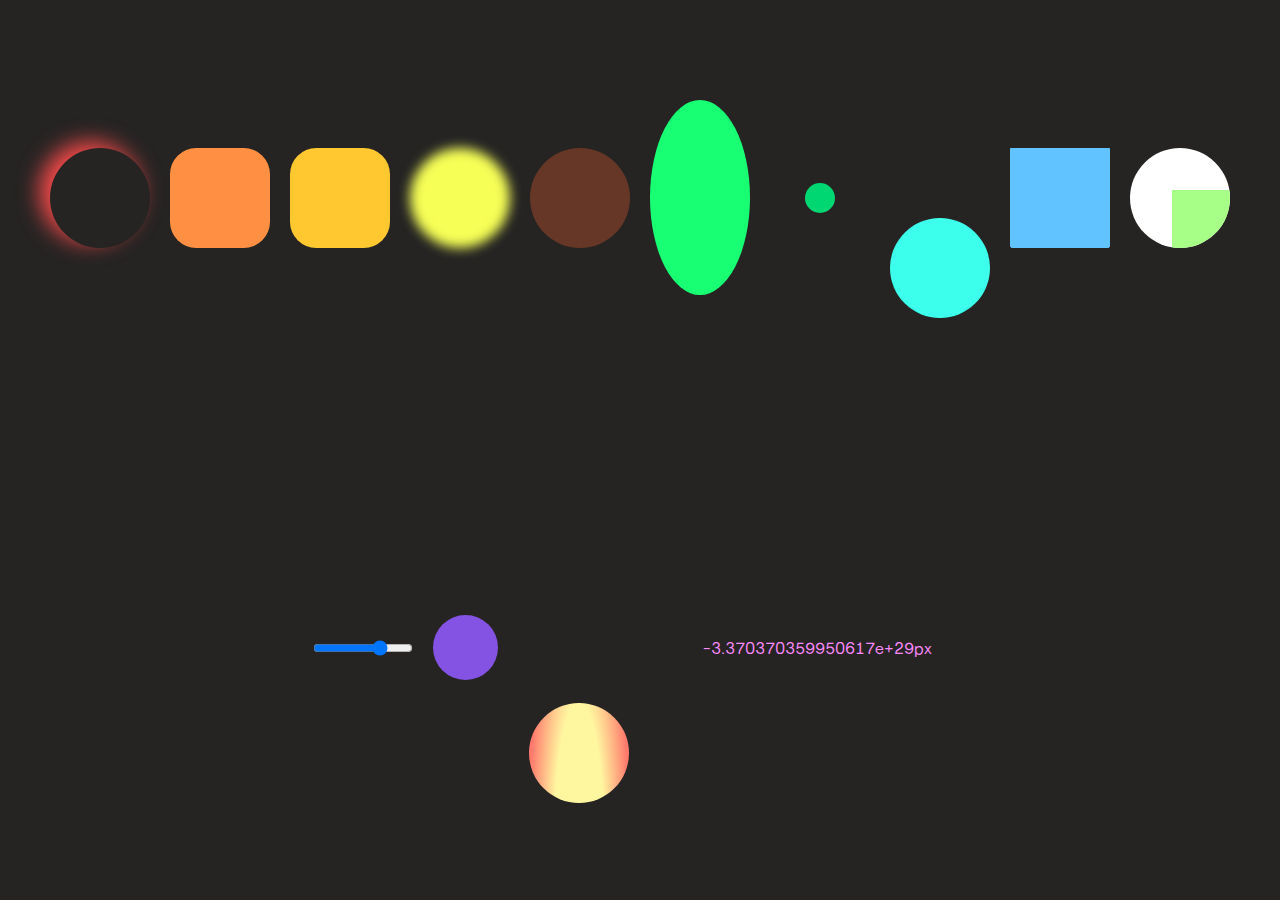
<file: anime-master/documentation/examples/anime-complex-properties.html>
<!DOCTYPE html>
<html>
<head>
  <title>Complex properties | anime.js</title>
  <meta charset="utf-8">
  <meta name="viewport" content="width=device-width, initial-scale=1, maximum-scale=1">
  <meta property="og:title" content="anime.js">
  <meta property="og:url" content="https://animejs.com">
  <meta property="og:description" content="Javascript Animation Engine">
  <meta property="og:image" content="https://animejs.com/documentation/assets/img/icons/og.png">
  <meta name="twitter:card" content="summary">
  <meta name="twitter:title" content="anime.js">
  <meta name="twitter:site" content="@juliangarnier">
  <meta name="twitter:description" content="Javascript Animation Engine">
  <meta name="twitter:image" content="https://animejs.com/documentation/assets/img/icons/twitter.png">
  <link rel="apple-touch-icon-precomposed" href="../assets/img/social-media-image.png">
  <link href="../assets/css/animejs.css" rel="stylesheet">
  <link href="../assets/css/documentation.css" rel="stylesheet">
  <!-- <script src="../../lib/anime.min.js"></script> -->
  <!-- <script src="../assets/js/anime/anime.1.3.js"></script> -->
  <!-- <script src="../assets/js/anime/anime.2.0.1.js"></script> -->
  <style>
    body {
      display: flex;
      flex-wrap: wrap;
      justify-content: center;
      align-items: center;
      min-height: 100vh;
    }
    .item {
      width: 100px;
      height: 100px;
      margin-top: 20px;
      border-radius: 50%;
      background-color: currentColor;
      margin: 10px;
    }
    .box-shadow {
      background-color: transparent;
    }
    .clip-path {
      border-radius: 0;
    }
    .auto-property {
      background-image: radial-gradient(50% 100%, #FFF7A0 50%, #FF7A6D 100%);
      background-size: auto 100px;
    }
    .exponent-values {
      width: 300px;
      background-color: transparent;
      text-align: center;
    }
  </style>
</head>
<body>
  <div class="box-shadow item color-red"></div>
  <div class="unit-less item color-orange"></div>
  <div class="specified-unit item color-lightorange"></div>
  <div class="filter item color-yellow"></div>
  <div class="rgba item color-citrus"></div>
  <div class="calc item color-green"></div>
  <div class="zero-value item color-darkgreen"></div>
  <div class="round-value item color-turquoise"></div>
  <div class="clip-path item color-skyblue"></div>
  <svg class="item" xmlns="http://www.w3.org/2000/svg" viewBox="0 0 100 100">
    <g id="Page-1" fill="none" fill-rule="evenodd">
      <g id="svg" fill="#A7FF87">
        <rect id="Rectangle" width="50" height="50" x="25" y="25"/>
      </g>
    </g>
  </svg>
  <input class="item" type="range" value="0" min="0" max="100">
  <div class="basic-css color-lavender item"></div>
  <div class="auto-property color-purple item"></div>
  <input class="exponent-values color-pink item" value="-1.1234567890123456789e+30px"></input>
  <script type="module">
    
    import anime from "../../src/index.js";

    var boxShadow = anime({
      targets: '.box-shadow',
      boxShadow: [
        {value: ['10px -10px 10px 0 currentColor', '10px 10px 20px 0 currentColor']},
        {value: '-10px 10px 30px 0 currentColor'},
        {value: '-10px -10px 20px 0 currentColor'},
        {value: '10px -10px 10px 0 currentColor'}
      ],
      loop: true,
      easing: 'linear'
    });
    var unitLess = anime({
      targets: '.unit-less',
      borderRadius: 16,
      loop: true,
      direction: 'alternate',
      easing: 'linear'
    });
    var specifiedUnit = anime({
      targets: '.specified-unit',
      borderRadius: '1em',
      loop: true,
      direction: 'alternate',
      easing: 'linear'
    });
    var filter = anime({
      targets: '.filter',
      filter: ["blur(20px)", "blur(0px)"],
      loop: true,
      direction: 'alternate',
      easing: 'linear'
    });
    var rgba = anime({
      targets: '.rgba',
      backgroundColor: ['rgba(255,100,50,1)', 'rgba(255,100,50,.0)'],
      loop: true,
      direction: 'alternate',
      easing: 'linear'
    });
    var calc = anime({
      targets: '.calc',
      height: ['calc(25% - 100px)', 'calc(25% - 0px)'],
      loop: true,
      direction: 'alternate',
      easing: 'linear'
    });
    var zeroValue = anime({
      targets: '.zero-value',
      scale: 0,
      loop: true,
      direction: 'alternate',
      easing: 'linear'
    });
    var roundValue = anime({
      targets: '.round-value',
      translateY: 100,
      round: .1,
      loop: true,
      direction: 'alternate',
      easing: 'linear'
    });
    var clipPath = anime({
      targets: '.clip-path',
      clipPath: ['circle(0px at center)', 'circle(100px at center)'],
      loop: true,
      direction: 'alternate',
      easing: 'linear'
    });
    var svgTransform = anime({
      targets: 'rect',
      transform: 'translate(10 10) scale(2)',
      loop: true,
      direction: 'alternate',
      easing: 'linear'
    });
    var rangeValue = anime({
      targets: 'input[type="range"]',
      value: 100,
      loop: true,
      direction: 'alternate',
      easing: 'linear'
    });
    var basicCSS = anime({
      targets: '.basic-css',
      width: 50,
      height: 50,
      loop: true,
      direction: 'alternate',
      easing: 'linear'
    });
    var autoProperty = anime({
      targets: '.auto-property',
      backgroundSize: ['auto 10px', 'auto 400px'],
      margin: '20% 40px 10px 30px',
      loop: true,
      direction: 'alternate',
      easing: 'linear'
    });
    var exponentValues = anime({
      targets: '.exponent-values',
      value: '+1.0123456789012346e+21px',
      loop: true,
      direction: 'alternate',
      easing: 'linear'
    });
  </script>
</body>
</html>
</file>
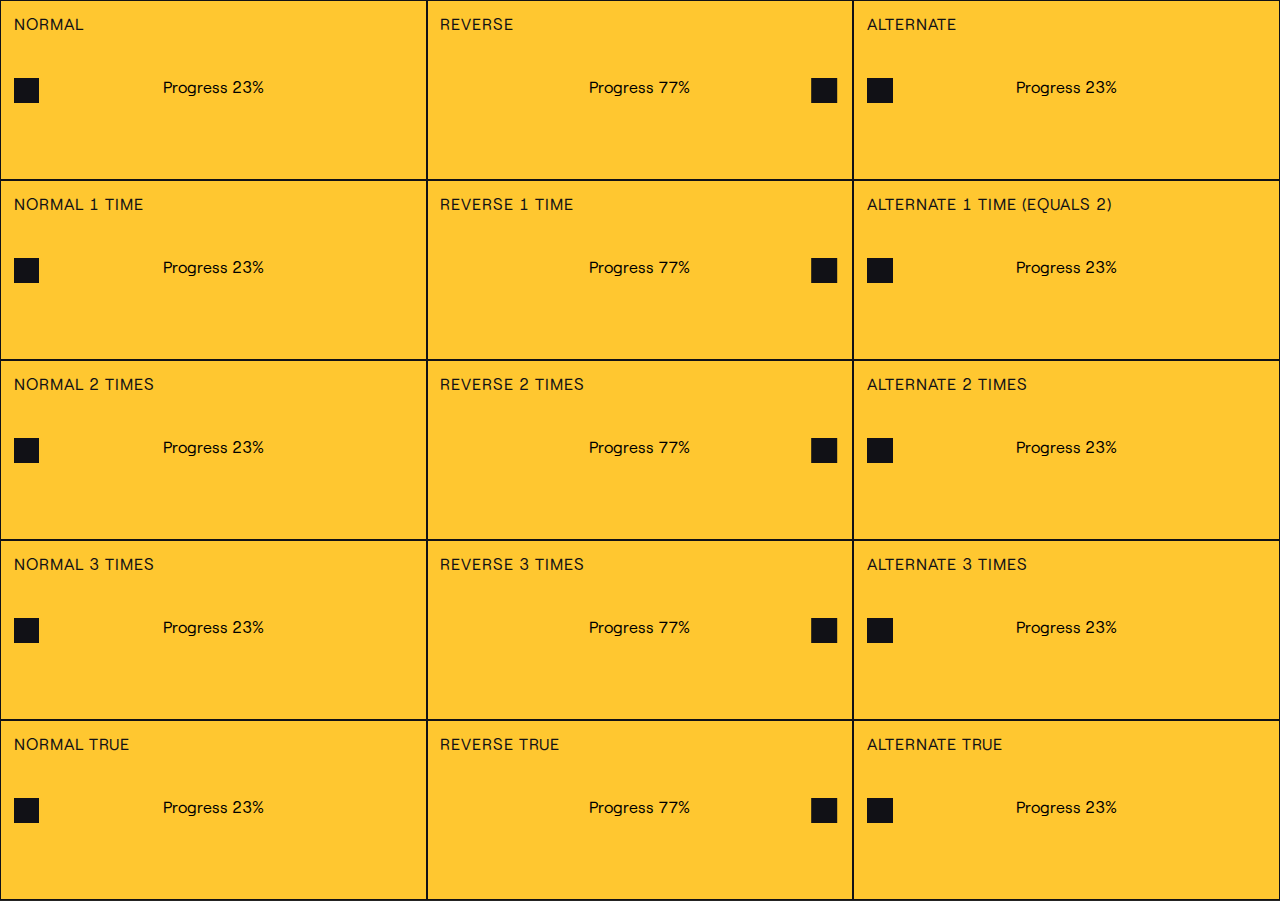
<file: anime-master/documentation/examples/anime-directions-testing.html>
<!DOCTYPE html>
<html>
<head>
  <title>Diretions Testing | anime.js</title>
  <meta charset="utf-8">
  <meta name="viewport" content="width=device-width, initial-scale=1, maximum-scale=1">
  <meta property="og:title" content="anime.js">
  <meta property="og:url" content="https://animejs.com">
  <meta property="og:description" content="Javascript Animation Engine">
  <meta property="og:image" content="https://animejs.com/documentation/assets/img/icons/og.png">
  <meta name="twitter:card" content="summary">
  <meta name="twitter:title" content="anime.js">
  <meta name="twitter:site" content="@juliangarnier">
  <meta name="twitter:description" content="Javascript Animation Engine">
  <meta name="twitter:image" content="https://animejs.com/documentation/assets/img/icons/twitter.png">
  <link rel="apple-touch-icon-precomposed" href="../assets/img/social-media-image.png">
  <link rel="icon" type="image/png" href="../assets/img/favicon.png">
  <link href="../assets/css/animejs.css" rel="stylesheet">
  <link href="../assets/css/documentation.css" rel="stylesheet">
  <script src="../../lib/anime.min.js"></script>
  <style>
    body {
      display: flex;
      flex-wrap: wrap;
      align-items: center;
      justify-content: flex-start;
      height: auto;
    }
    article {
      padding: 1vw;
      position: relative;
      width: 33.33%;
      height: 20vh;
      background: currentColor;
      border: 1px solid #111116;
    }
    h2 {
      color: #111116;
    }
    .el {
      position: relative;
      top: 5vh;
      width: 2vw;
      height: 2vw;
      background: #111116;
    }
    .logs {
      display: flex;
      flex-direction: column;
      flex-wrap: wrap;
      align-items: center;
      justify-content: center;
      position: absolute;
      top: 1vh;
      left: 0;
      bottom: 0;
      height: 19vh;
      width: 100%;
    }
    input {
      text-align: center;
      background: none;
      border: none;
    }
  </style>
</head>
<body>
  <script>
    function createTest(title, numberOfTargets, params) {
      var testEl = document.createElement('article');
      var testZoneEl = document.createElement('div');
      var logsEl = document.createElement('div');
      var progressEl = document.createElement('input');
      var promiseEl = document.createElement('input');
      var h2El = document.createElement('h2');

      for (var i = 0; i < numberOfTargets; i++) {
        var el = document.createElement('div');
        el.classList.add('el');
        testZoneEl.appendChild(el);
      }

      h2El.innerHTML = title;
      testEl.appendChild(h2El);
      logsEl.classList.add('logs');
      logsEl.appendChild(progressEl);
      logsEl.appendChild(promiseEl);
      testEl.appendChild(logsEl);
      testEl.appendChild(testZoneEl);
      document.body.appendChild(testEl);

      params.targets = testZoneEl.querySelectorAll('div');
      params.translateX = '29vw';
      params.delay = 1000;
      params.endDelay = 1000;
      params.easing = 'easeInOutQuad';
      params.begin = function() { testEl.classList.add('color-lightorange') };
      params.update = function(a) { 
        testEl.classList.add('color-red');
        progressEl.value = 'Progress ' + Math.round(a.progress) + '%';
      };
      params.complete = function() { testEl.classList.add('color-darkgreen') };
      var animation = anime(params);
      animation.finished.then(function() {
        promiseEl.value = 'Promise resolved'
        console.log('Promise resolved');
      });
      testEl.onclick = function() {
        testEl.classList.add('color-red');
        testEl.classList.remove('color-lightorange');
        testEl.classList.remove('color-darkgreen');
        animation.restart();
      }
    }

    createTest('Normal', 1, {});

    createTest('Reverse', 1, {
      direction: 'reverse'
    });

    createTest('Alternate', 1, {
      direction: 'alternate'
    });

    createTest('Normal 1 time', 1, {
      loop: 1
    });

    createTest('Reverse 1 time', 1, {
      direction: 'reverse',
      loop: 1
    });

    createTest('Alternate 1 time (equals 2)', 1, {
      direction: 'alternate',
      loop: 1
    });

    createTest('Normal 2 times', 1, {
      loop: 2
    });

    createTest('Reverse 2 times', 1, {
      direction: 'reverse',
      loop: 2
    });

    createTest('Alternate 2 times', 1, {
      direction: 'alternate',
      loop: 2
    });

    createTest('Normal 3 times', 1, {
      loop: 3
    });

    createTest('Reverse 3 times', 1, {
      direction: 'reverse',
      loop: 3
    });

    createTest('Alternate 3 times', 1, {
      direction: 'alternate',
      loop: 3
    });

    createTest('Normal true', 1, {
      loop: true
    });

    createTest('Reverse true', 1, {
      direction: 'reverse',
      loop: true
    });

    createTest('Alternate true', 1, {
      direction: 'alternate',
      loop: true
    });



  </script>
</body>
</html>
</file>
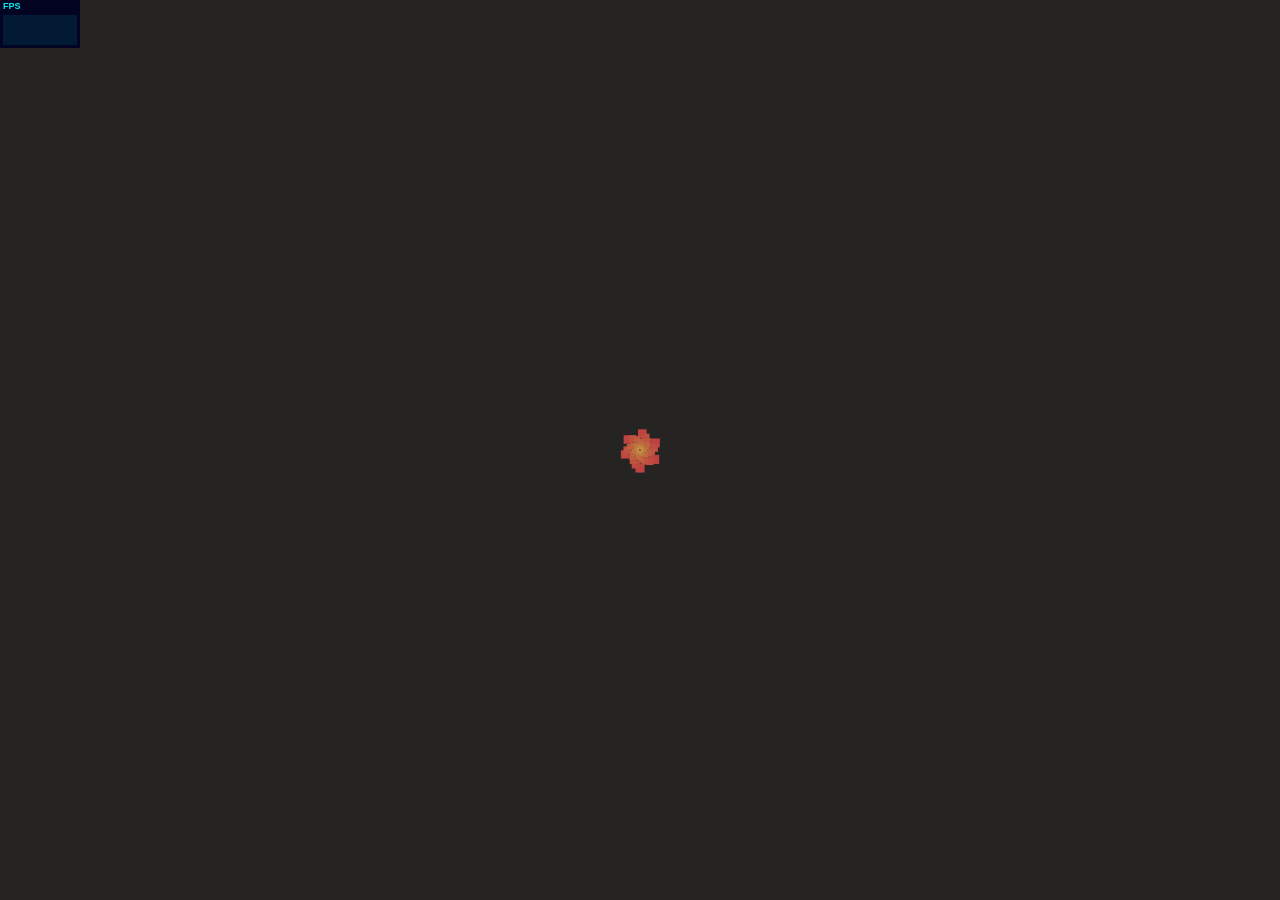
<file: anime-master/documentation/examples/anime-DOM-stress-test.html>
<!DOCTYPE html>
<html>
<head>
  <title>DOM stress test | anime.js</title>
  <meta charset="utf-8">
  <meta name="viewport" content="width=device-width, initial-scale=1, maximum-scale=1">
  <meta property="og:title" content="anime.js">
  <meta property="og:url" content="https://animejs.com">
  <meta property="og:description" content="Javascript Animation Engine">
  <meta property="og:image" content="https://animejs.com/documentation/assets/img/icons/og.png">
  <meta name="twitter:card" content="summary">
  <meta name="twitter:title" content="anime.js">
  <meta name="twitter:site" content="@juliangarnier">
  <meta name="twitter:description" content="Javascript Animation Engine">
  <meta name="twitter:image" content="https://animejs.com/documentation/assets/img/icons/twitter.png">
  <link rel="apple-touch-icon-precomposed" href="../assets/img/social-media-image.png">
  <link rel="icon" type="image/png" href="../assets/img/favicon.png" >
  <link href="../assets/css/animejs.css" rel="stylesheet">
  <link href="../assets/css/documentation.css" rel="stylesheet">
  <script src="../../lib/anime.min.js"></script>
  <!-- <script src="../assets/js/anime/anime.2.0.2.js"></script> -->
  <!-- <script src="../assets/js/anime/anime.1.0.js"></script> -->
  <style>

    .el {
      position: absolute;
      top: 50%;
      left: 50%;
      width: 1em;
      height: 1em;
      margin: -.5em 0 0 -.5em;
      font-size: 20px;
    }

  </style>
</head>
<body></body>
<script>

  var wrapperEl = document.body;
  var numberOfEls = 500;
  var duration = numberOfEls * 10;
  var radius = window.innerWidth < window.innerHeight ? window.innerWidth : window.innerHeight;
  var distance = (radius / 4 <= 150 ? 150 : radius / 2.5) / 16; 

  function createEl(i) {
    var el = document.createElement('div');
    var hue = Math.round(360 / numberOfEls * i);
    el.classList.add('el');
    //el.style.border = '5px solid hsl(' + hue + ', 50%, 50%)';
    el.style.backgroundColor = 'hsl(' + hue + ', 50%, 50%)';
    wrapperEl.appendChild(el);
    anime({
      targets: el,
      translateX: Math.sin(i) * distance + 'rem',
      translateY: Math.cos(i) * distance + 'rem',
      scale: [
        {value: [.1, 2]},
        {value: .1}
      ],
      easing: 'easeInOutSine',
      loop: true,
      duration: duration,
      delay: i * (duration / numberOfEls)
    });
  };

  for (var i = 0; i < numberOfEls; i++) createEl(i);

  </script>
  <script src="../assets/js/vendors/stats.min.js"></script>
</html>
</file>
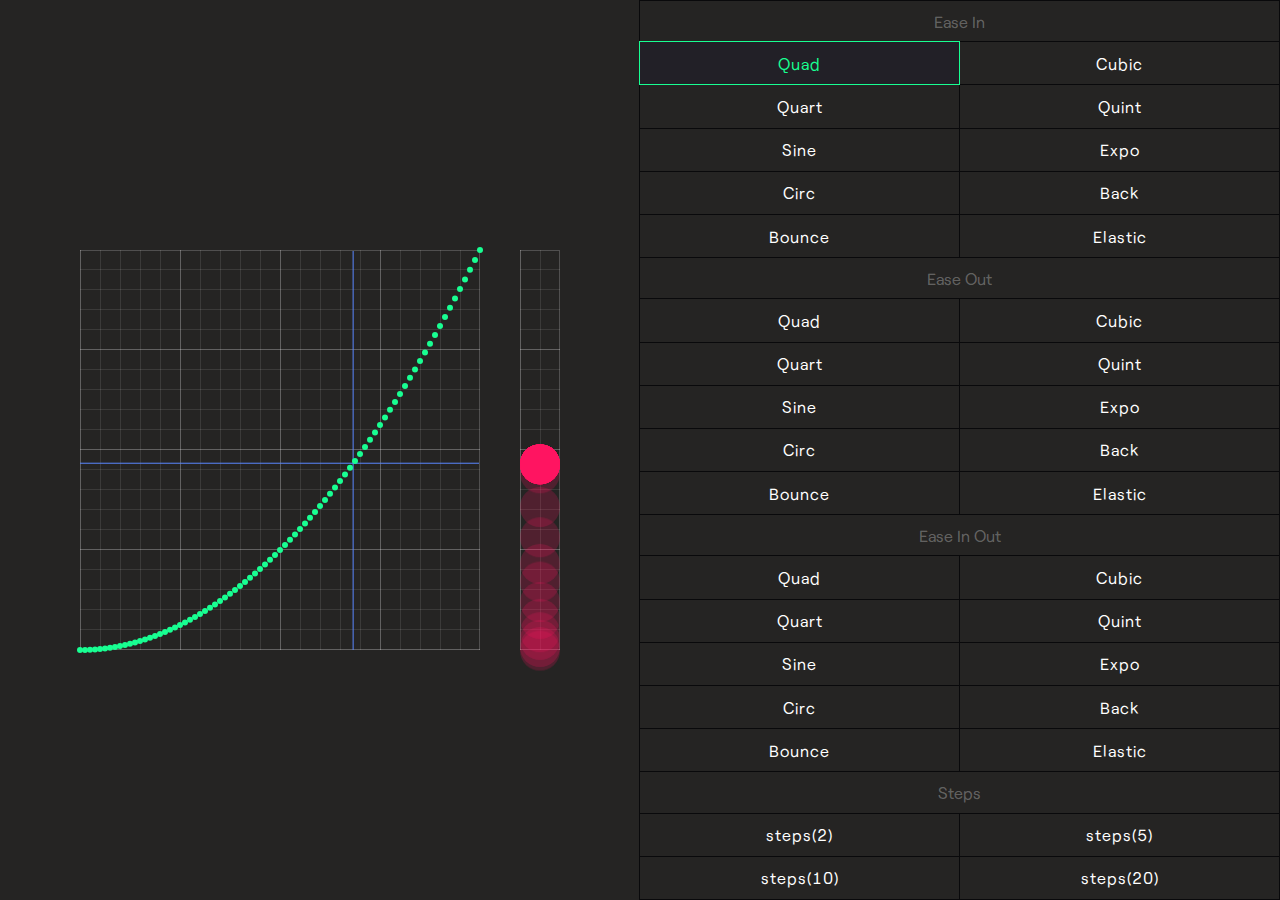
<file: anime-master/documentation/examples/anime-ease-visualizer.html>
<!DOCTYPE html>
<html>
<head>
  <title>Ease visualizer | anime.js</title>
  <meta charset="utf-8">
  <meta name="viewport" content="width=device-width, initial-scale=1, maximum-scale=1">
  <meta property="og:title" content="anime.js">
  <meta property="og:url" content="https://animejs.com">
  <meta property="og:description" content="Javascript Animation Engine">
  <meta property="og:image" content="https://animejs.com/documentation/assets/img/icons/og.png">
  <meta name="twitter:card" content="summary">
  <meta name="twitter:title" content="anime.js">
  <meta name="twitter:site" content="@juliangarnier">
  <meta name="twitter:description" content="Javascript Animation Engine">
  <meta name="twitter:image" content="https://animejs.com/documentation/assets/img/icons/twitter.png">
  <link rel="apple-touch-icon-precomposed" href="../assets/img/social-media-image.png">
  <link rel="icon" type="image/png" href="../assets/img/favicon.png">
  <link href="../assets/css/animejs.css" rel="stylesheet">
  <link href="../assets/css/documentation.css" rel="stylesheet">
  <!-- <script src="../../lib/anime.min.js"></script> -->
  <style>
    .easings {
      display: flex;
      justify-content: space-between;
      align-items: center;
      flex-direction: column;
      position: absolute;
      width: 100%;
      height: 100%;
    }
    .output {
      display: flex;
      justify-content: center;
      align-items: center;
      position: relative;
      width: 100%;
      height: 400px;
    }
    .options {
      display: flex;
      flex-wrap: wrap;
      flex-direction: row;
      width: 100%;
      min-height: 300px;
      border-top: 1px solid #09090B;
    }
    .grid {
      border-top: 1px solid rgba(255,255,255,0.2);
      border-right: 1px solid rgba(255,255,255,0.2);
      background: linear-gradient(0deg, rgba(255,255,255,0.2) 1px, rgba(0,0,0,0) 1px),
                  linear-gradient(90deg, rgba(255,255,255,0.2) 1px, rgba(0,0,0,0) 1px),
                  linear-gradient(0deg, rgba(255,255,255,0.1) 1px, rgba(0,0,0,0) 1px),
                  linear-gradient(90deg, rgba(255,255,255,0.1) 1px, rgba(0,0,0,0) 1px);
      background-position: 0px -1px;
      background-size: 100px 100px, 100px 100px, 20px 20px, 20px 20px;
    }
    .visualizer-wrapper {
      position: relative;
      width: 100%;
      height: 100%;
    }
    .visualizer {
      position: relative;
      width: 100%;
    }
    .value {
      position: relative;
      width: 20px;
      height: 100%;
      margin-left: 20px;
    }
    @media screen and (min-width: 980px) {
      .easings {
        flex-direction: row;
      }
      .output {
        width: 50%;
        height: 100%;
      }
      .options {
        width: 50%;
        height: 100%;
      }
      .visualizer-wrapper {
        width: 400px;
        height: 400px;
      }
      .value {
        width: 40px;
        height: 400px;
        margin-left: 40px;
      }
    }
    .axis {
      position: absolute;
      background: #5A87FF;
    }
    .axis.x {
      width: 1px;
      height: 100%;
      transform-origin: 0 0;
    }
    .axis.y {
      bottom: 0;
      width: 100%;
      height: 1px;
      transform-origin: 100% 0;
    }
    .graph {
      position: absolute;
      top: 0;
      left: 0;
      right: 0;
      bottom: 0;
    }
    .cursor {
      position: absolute;
      z-index: 2;
      width: 40px;
      height: 40px;
      margin-top: -20px;
      background: #FF1461;
      border-radius: 50%;
      transform: translateY(100px);
    }
    .curve {
      display: flex;
      justify-content: space-between;
      align-items: flex-end;
      overflow: visible;
      position: relative;
      z-index: 1;
      width: 100%;
      height: 100%;
    }
    .curve-dot {
      position: relative;
      width: 6px;
      height: 6px;
      margin-bottom: -3px;
      margin-left: -3px;
      border-radius: 50%;
      flex-shrink: 0;
      background-color: #18FF92;
    }
    .curve-dot:first-child {
      margin-left: -3px;
    }
    .curve-dot:last-child {
      margin-right: -4px;
    }
    button {
      opacity: 1;
      position: relative;
      color: currentColor;
      font-size: 16px;
      width: calc(50% + 1px);
      border: 1px solid #09090B;
      background: transparent;
      margin: -1px 0 0 -1px;
      letter-spacing: 1px;
    }
    label {
      display: flex;
      align-items: center;
      justify-content: center;
      width: calc(100% + 1px);
      margin: -1px 0 0 -1px;
      border-top: 0px;
      border-left: 1px solid #09090B;
      border-right: 1px solid #09090B;
      color: rgba(255,255,255,.3);
    }
    button.active {
      color: #18FF92;
      z-index: 1;
      opacity: 1;
      border: 1px solid currentColor;
      background: #222027;
    }
    button:focus {
      outline: none;
    }
    button:hover {
      background: #222027;
    }
  </style>
</head>
<body>
  <div class="easings">
    <div class="output">
      <div class="visualizer-wrapper grid">
        <div class="axis x"></div>
        <div class="axis y"></div>
        <div class="visualizer">
          <div class="curve">
            <div class="curve-dot"></div>
            <div class="curve-dot"></div>
            <div class="curve-dot"></div>
            <div class="curve-dot"></div>
            <div class="curve-dot"></div>
            <div class="curve-dot"></div>
            <div class="curve-dot"></div>
            <div class="curve-dot"></div>
            <div class="curve-dot"></div>
            <div class="curve-dot"></div>
            <div class="curve-dot"></div>
            <div class="curve-dot"></div>
            <div class="curve-dot"></div>
            <div class="curve-dot"></div>
            <div class="curve-dot"></div>
            <div class="curve-dot"></div>
            <div class="curve-dot"></div>
            <div class="curve-dot"></div>
            <div class="curve-dot"></div>
            <div class="curve-dot"></div>
            <div class="curve-dot"></div>
            <div class="curve-dot"></div>
            <div class="curve-dot"></div>
            <div class="curve-dot"></div>
            <div class="curve-dot"></div>
            <div class="curve-dot"></div>
            <div class="curve-dot"></div>
            <div class="curve-dot"></div>
            <div class="curve-dot"></div>
            <div class="curve-dot"></div>
            <div class="curve-dot"></div>
            <div class="curve-dot"></div>
            <div class="curve-dot"></div>
            <div class="curve-dot"></div>
            <div class="curve-dot"></div>
            <div class="curve-dot"></div>
            <div class="curve-dot"></div>
            <div class="curve-dot"></div>
            <div class="curve-dot"></div>
            <div class="curve-dot"></div>
            <div class="curve-dot"></div>
            <div class="curve-dot"></div>
            <div class="curve-dot"></div>
            <div class="curve-dot"></div>
            <div class="curve-dot"></div>
            <div class="curve-dot"></div>
            <div class="curve-dot"></div>
            <div class="curve-dot"></div>
            <div class="curve-dot"></div>
            <div class="curve-dot"></div>
            <div class="curve-dot"></div>
            <div class="curve-dot"></div>
            <div class="curve-dot"></div>
            <div class="curve-dot"></div>
            <div class="curve-dot"></div>
            <div class="curve-dot"></div>
            <div class="curve-dot"></div>
            <div class="curve-dot"></div>
            <div class="curve-dot"></div>
            <div class="curve-dot"></div>
            <div class="curve-dot"></div>
            <div class="curve-dot"></div>
            <div class="curve-dot"></div>
            <div class="curve-dot"></div>
            <div class="curve-dot"></div>
            <div class="curve-dot"></div>
            <div class="curve-dot"></div>
            <div class="curve-dot"></div>
            <div class="curve-dot"></div>
            <div class="curve-dot"></div>
            <div class="curve-dot"></div>
            <div class="curve-dot"></div>
            <div class="curve-dot"></div>
            <div class="curve-dot"></div>
            <div class="curve-dot"></div>
            <div class="curve-dot"></div>
            <div class="curve-dot"></div>
            <div class="curve-dot"></div>
            <div class="curve-dot"></div>
            <div class="curve-dot"></div>
            <div class="curve-dot"></div>
          </div>
        </div>
      </div>
      <div class="value grid">
        <div class="graph">
          <div class="cursor"></div>
          <div class="cursor"></div>
          <div class="cursor"></div>
          <div class="cursor"></div>
          <div class="cursor"></div>
          <div class="cursor"></div>
          <div class="cursor"></div>
          <div class="cursor"></div>
          <div class="cursor"></div>
          <div class="cursor"></div>
          <div class="cursor"></div>
          <div class="cursor"></div>
          <div class="cursor"></div>
          <div class="cursor"></div>
          <div class="cursor"></div>
          <div class="cursor"></div>
          <div class="cursor"></div>
          <div class="cursor"></div>
        </div>
      </div>
    </div>
    <div class="options">
      <label>Ease In</label>
      <button class="active" value="easeInQuad" >Quad</button>
      <button value="easeInCubic" >Cubic</button>
      <button value="easeInQuart" >Quart</button>
      <button value="easeInQuint" >Quint</button>
      <button value="easeInSine" >Sine</button>
      <button value="easeInExpo" >Expo</button>
      <button value="easeInCirc" >Circ</button>
      <button value="easeInBack" >Back</button>
      <button value="easeInBounce" >Bounce</button>
      <button value="easeInElastic" >Elastic</button>
      <label>Ease Out</label>
      <button value="easeOutQuad" >Quad</button>
      <button value="easeOutCubic" >Cubic</button>
      <button value="easeOutQuart" >Quart</button>
      <button value="easeOutQuint" >Quint</button>
      <button value="easeOutSine" >Sine</button>
      <button value="easeOutExpo" >Expo</button>
      <button value="easeOutCirc" >Circ</button>
      <button value="easeOutBack" >Back</button>
      <button value="easeOutBounce" >Bounce</button>
      <button value="easeOutElastic" >Elastic</button>
      <label>Ease In Out</label>
      <button value="easeInOutQuad" >Quad</button>
      <button value="easeInOutCubic" >Cubic</button>
      <button value="easeInOutQuart" >Quart</button>
      <button value="easeInOutQuint" >Quint</button>
      <button value="easeInOutSine" >Sine</button>
      <button value="easeInOutExpo" >Expo</button>
      <button value="easeInOutCirc" >Circ</button>
      <button value="easeInOutBack" >Back</button>
      <button value="easeInOutBounce" >Bounce</button>
      <button value="easeInOutElastic" >Elastic</button>
      <label>Steps</label>
      <button value="steps(2)" >steps(2)</button>
      <button value="steps(5)" >steps(5)</button>
      <button value="steps(10)" >steps(10)</button>
      <button value="steps(20)" >steps(20)</button>
    </div>
  </div>
  <script type="module">

  import anime from '../../src/index.js';

  var pathEl = document.querySelector('.curve');
  var presetsEls = document.querySelectorAll('.options button');
  var duration = 1000;

  function animateProgress(easingName) {

    anime.remove(['.axis.x', '.axis.y', '.cursor']);

    var tl = anime.timeline({
      duration: duration,
      easing: 'linear',
      complete: function() {
        animateProgress(easingName);
      }
    })
    .add({
      targets: '.axis.x',
      translateX: [0, 399],
      translateZ: [0, 0]
     }, 0)
    .add({
      targets: '.axis.y',
      translateY: [0, -399],
      translateZ: [0, 0],
      easing: easingName,
      endDelay: 1000
    }, 0)
    .add({
      targets: '.cursor',
      translateY: [400, 0],
      translateZ: [0, 0],
      easing: easingName,
      update: function(anim) {
        var timeSegment = (100 / (anim.animatables.length - 2));
        var index = Math.round((anim.progress +.5) / timeSegment);
        var animatable = anim.animatables[index];
        if (animatable) {
          var target = animatable.target;
          anime.remove(target);
          target.style.opacity = .20;
        }
      }
    }, 0);

  }

  function changeEase(event) {
    for (var i = 0; i < presetsEls.length; i++) {
      presetsEls[i].classList.remove('active');
    }
    var buttonEl = event.target;
    var easingName = buttonEl.value;
    buttonEl.classList.add('active');
    animateProgress(easingName);
    anime({
      targets: '.curve-dot',
      translateY: anime.stagger([0, -400], {easing: easingName}),
      easing: 'easeInOutQuad',
      duration: 400
    });
  }

  for (var i = 0; i < presetsEls.length; i++) {
    presetsEls[i].onclick = changeEase;
  }

  presetsEls[0].click();

  </script>
</body>
</html>
</file>
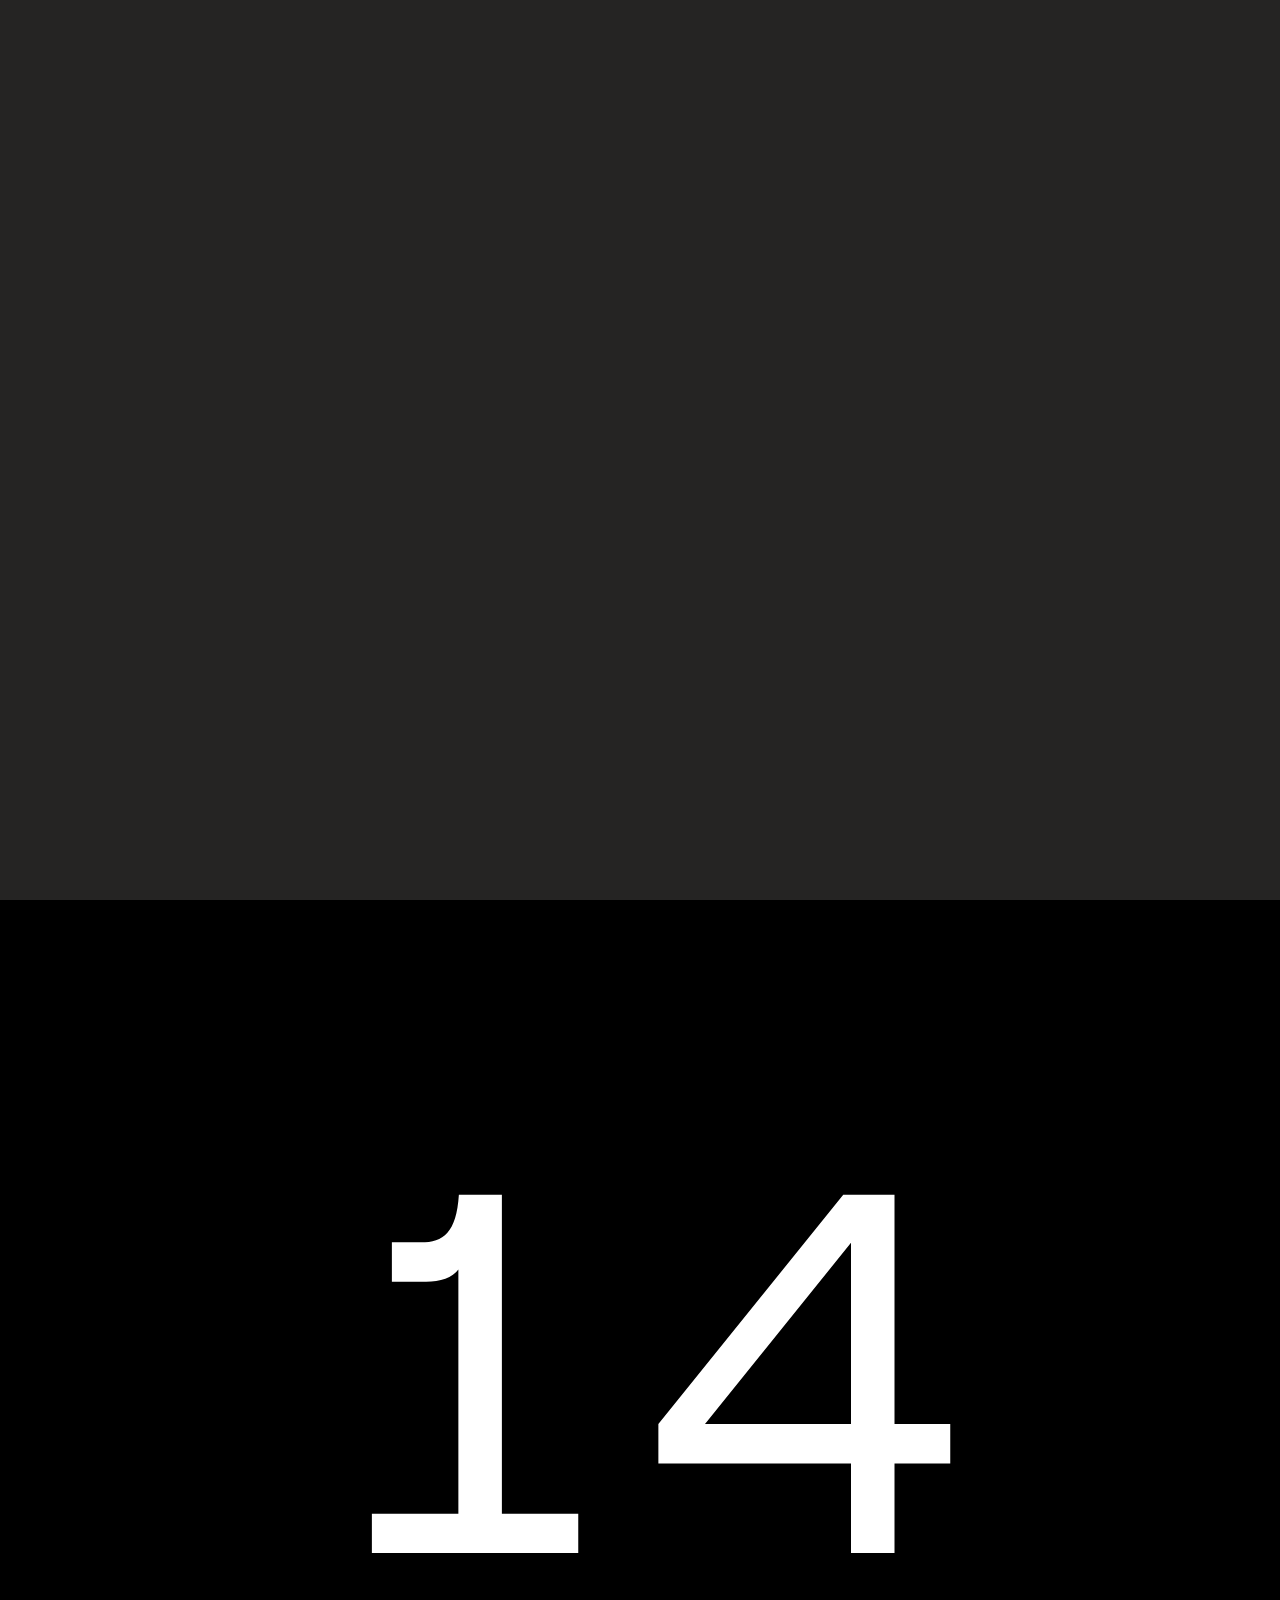
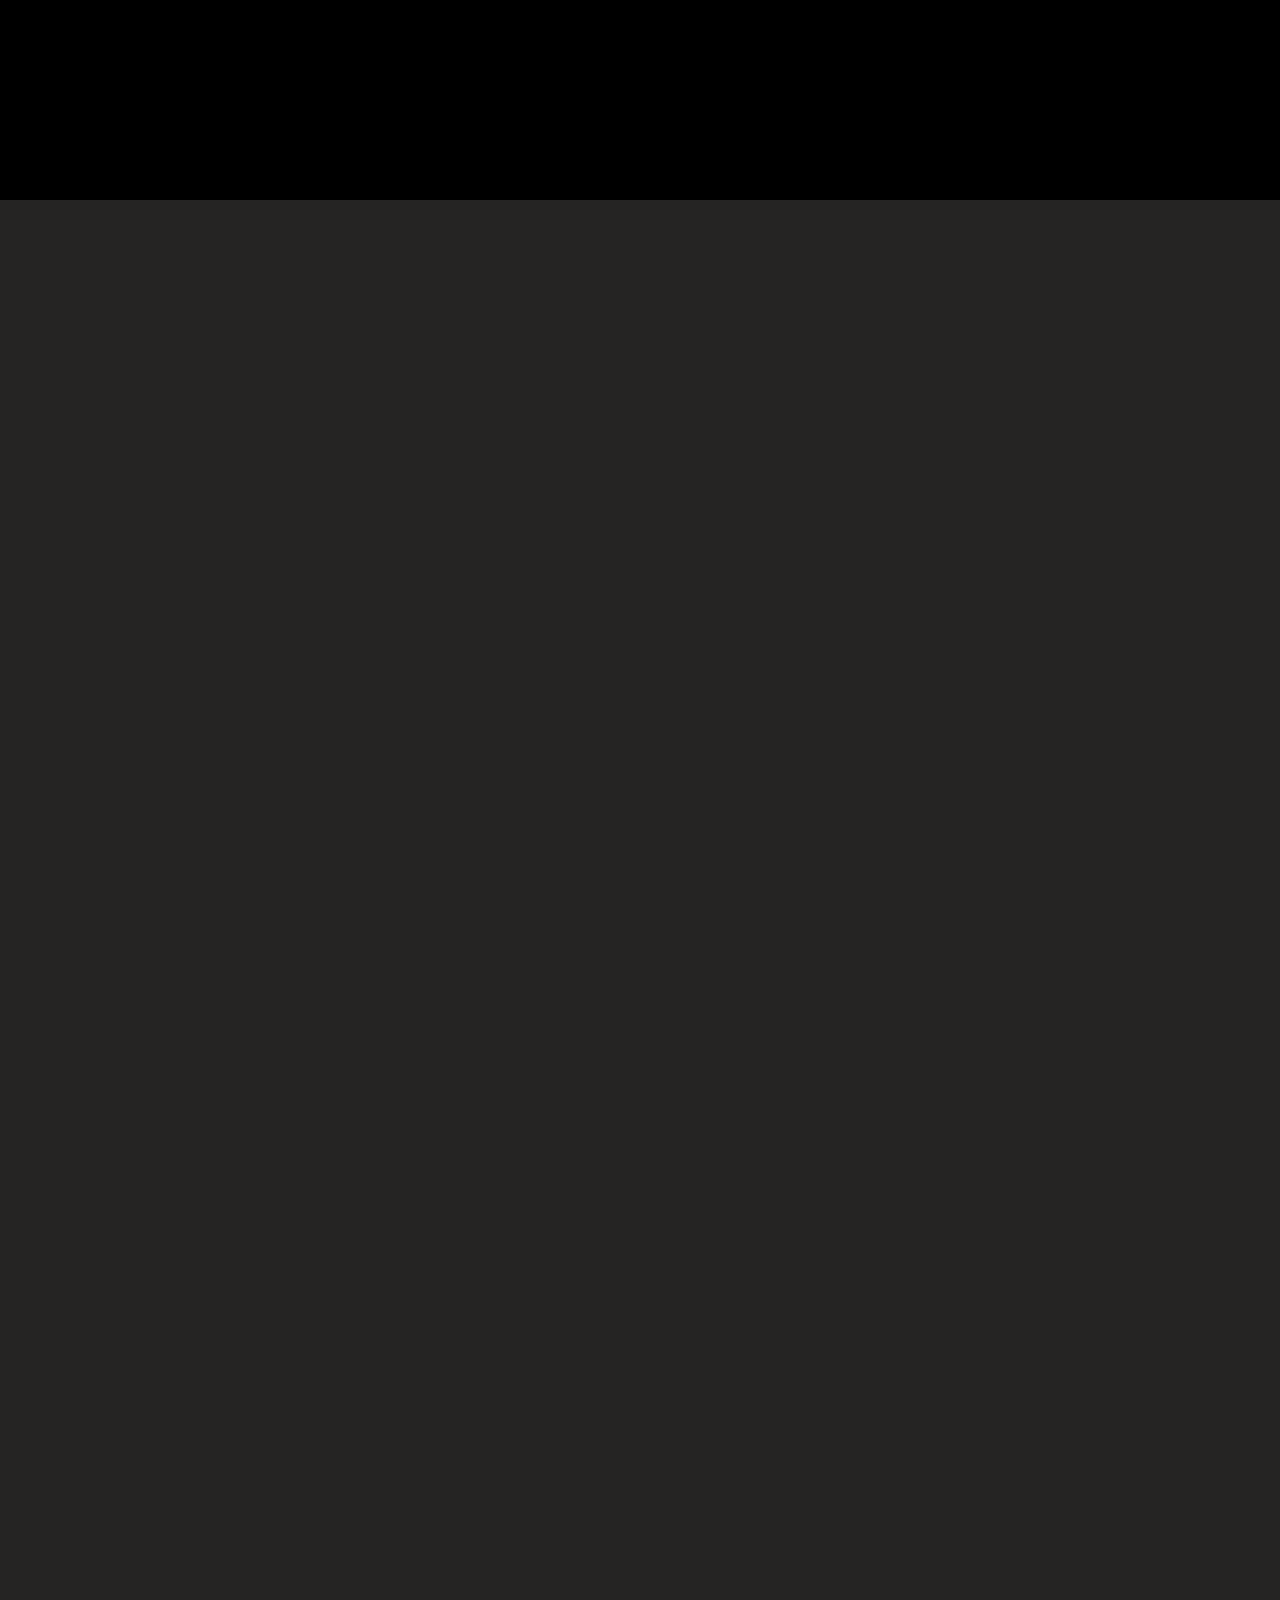
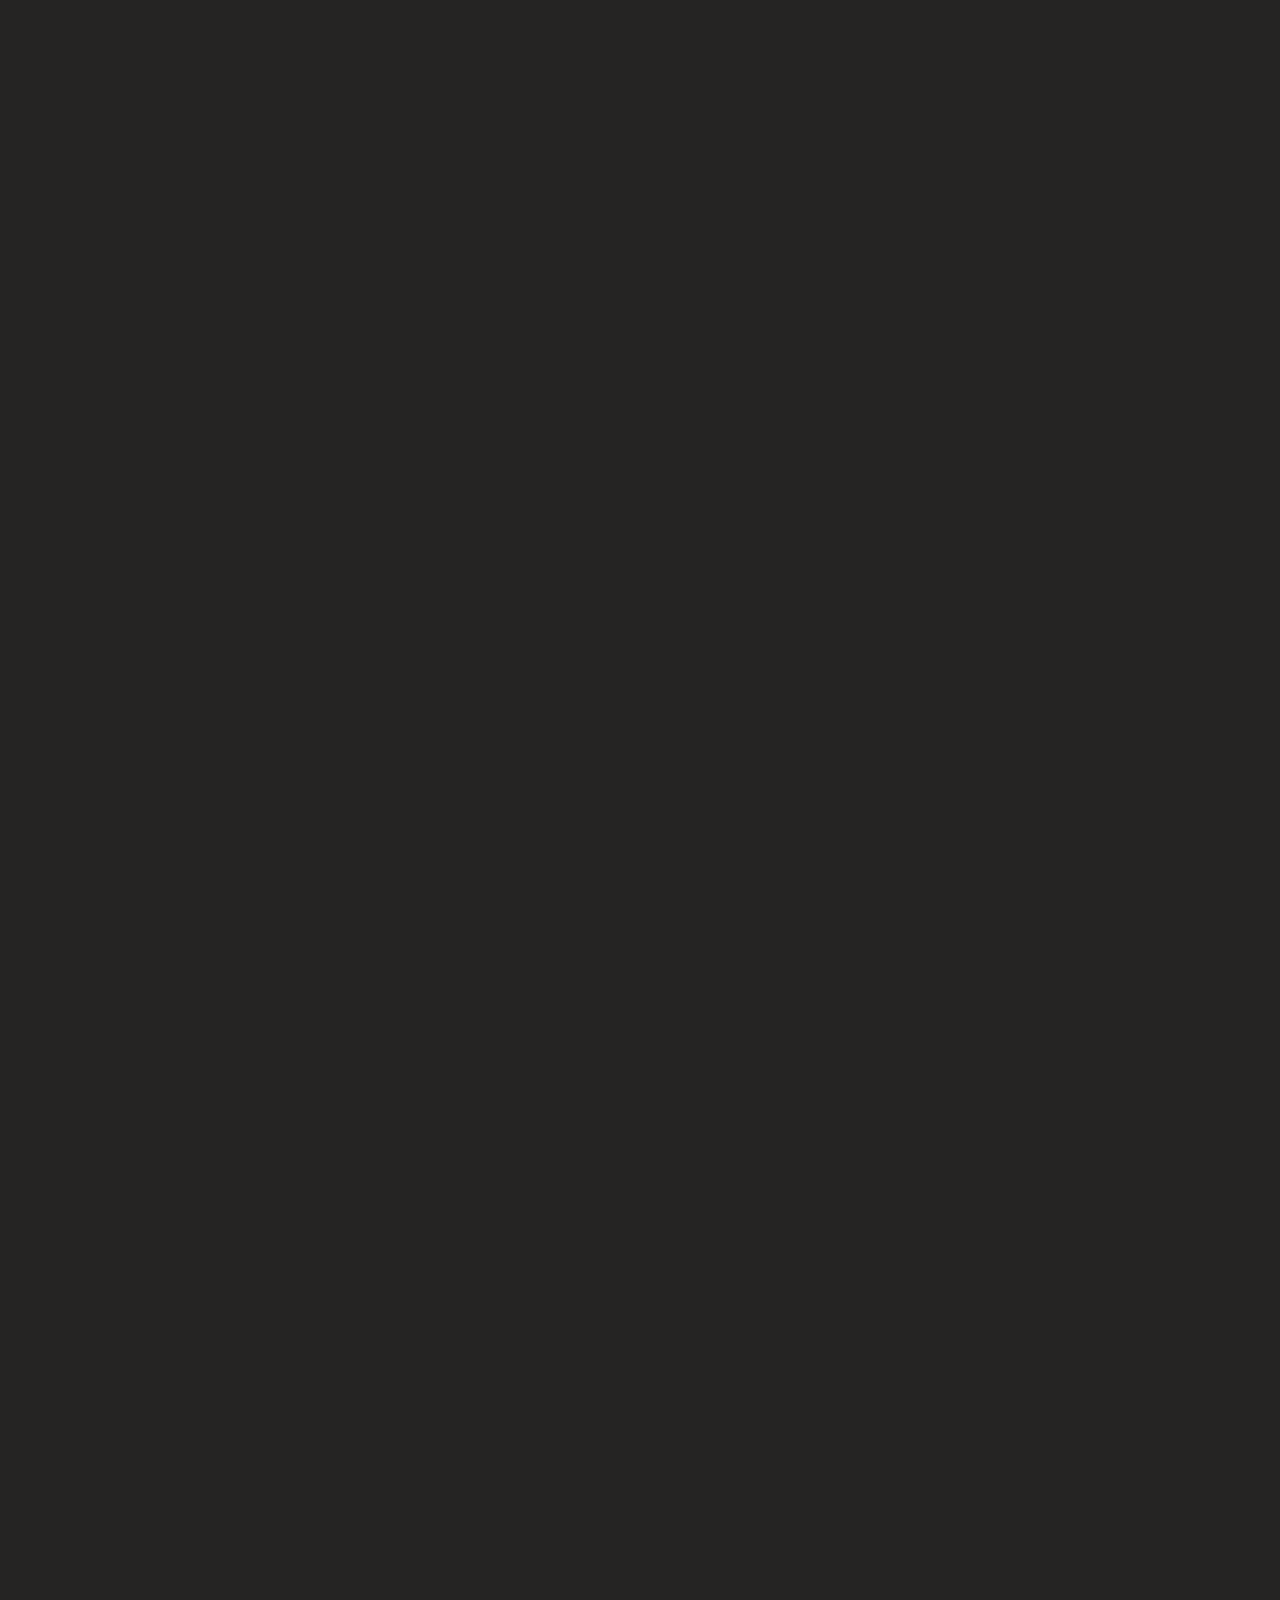
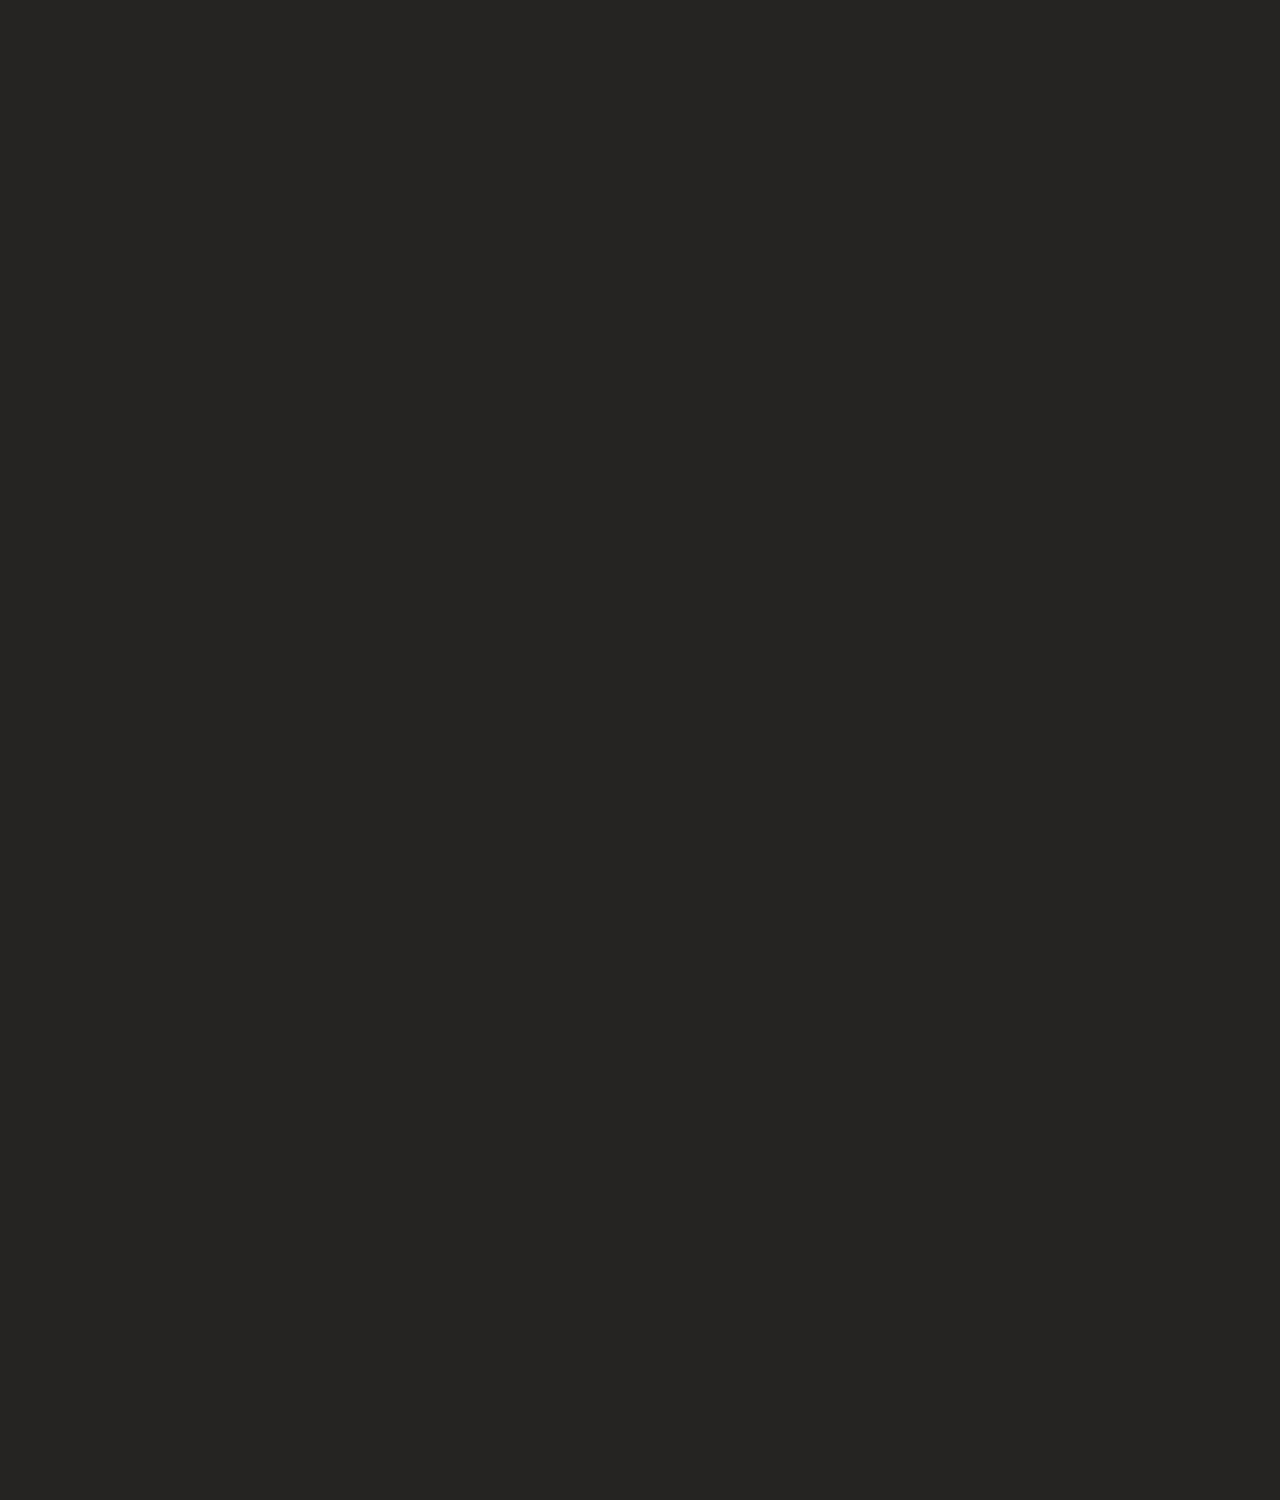
<file: anime-master/documentation/examples/anime-follow-scroll.html>
<!DOCTYPE html>
<html>
<head>
  <title>Follow scroll | anime.js</title>
  <meta charset="utf-8">
  <meta name="viewport" content="width=device-width, initial-scale=1, maximum-scale=1">
  <meta property="og:title" content="anime.js">
  <meta property="og:url" content="https://animejs.com">
  <meta property="og:description" content="Javascript Animation Engine">
  <meta property="og:image" content="https://animejs.com/documentation/assets/img/icons/og.png">
  <meta name="twitter:card" content="summary">
  <meta name="twitter:title" content="anime.js">
  <meta name="twitter:site" content="@juliangarnier">
  <meta name="twitter:description" content="Javascript Animation Engine">
  <meta name="twitter:image" content="https://animejs.com/documentation/assets/img/icons/twitter.png">
  <link rel="apple-touch-icon-precomposed" href="../assets/img/social-media-image.png">
  <link rel="icon" type="image/png" href="../assets/img/favicon.png" >
  <link href="../assets/css/animejs.css" rel="stylesheet">
  <link href="../assets/css/documentation.css" rel="stylesheet">
  <!-- <script src="../../lib/anime.min.js"></script> -->
  <!-- <script src="../assets/js/anime/anime.2.2.0.js"></script> -->
  <style>

    .scroll-area {
      width: 100%;
      height: 700vh;
    }

    .animation-wrapper {
      position: fixed;
      top: 0;
      left: 0;
      width: 100%;
    }

    .pane {
      display: flex;
      justify-content: center;
      align-items: center;
      position: absolute;
      top: 100vh;
      left: 0;
      width: 100%;
      height: 100vh;
      background-color: #000;
      font-size: 40vw;
    }

  </style>
</head>
<body>

  <div class="scroll-area"></div>

  <div class="animation-wrapper">
    <div class="pane pane-01">01</div>
    <div class="pane pane-02">02</div>
    <div class="pane pane-03">03</div>
    <div class="pane pane-04">04</div>
    <div class="pane pane-05">05</div>
    <div class="pane pane-06">06</div>
    <div class="pane pane-07">07</div>
    <div class="pane pane-08">08</div>
    <div class="pane pane-09">09</div>
    <div class="pane pane-10">10</div>
    <div class="pane pane-11">11</div>
    <div class="pane pane-12">12</div>
    <div class="pane pane-13">13</div>
    <div class="pane pane-14">14</div>
  </div>

</body>
<script type="module">

  import anime from '../../src/index.js';
  import animePlayer from '../assets/js/anime.player.js'

  // Scrolling helper

  function onScroll(cb) {
    var isTicking = false;
    var scrollY = 0;
    var body = document.body;
    var html = document.documentElement;
    var scrollHeight = Math.max(body.scrollHeight, body.offsetHeight, html.clientHeight, html.scrollHeight, html.offsetHeight);
    function scroll() {
      scrollY = window.scrollY;
      if (cb) cb(scrollY, scrollHeight);
      requestTick();
    }
    function requestTick() {
      if (!isTicking) requestAnimationFrame(updateScroll);
      isTicking = true;
    }
    function updateScroll() {
      isTicking = false;
      var currentScrollY = scrollY;
    }
    scroll();
    window.onscroll = scroll;
  }

  var began = 0;
  var completed = 0;

  function logChangeBegan(instance) {
    began++;
    // console.log(instance.id, 'CHANGE BEGAN', instance.changeBegan);
  }

  function logChangeComplete(instance) {
    completed++;
    // console.log(instance.id, 'CHANGE COMPLETE', instance.changeCompleted);
  }

  window.tl = anime.timeline({
    easing: 'easeInOutSine',
    autoplay: false,
    duration: 1000,
    // delay: 500,
    // endDelay: 500,
    update: function(instane) {
      console.log(instane.reversePlayback);
    }
  })
  .add({
    targets: '.pane-01',
    translateY: '-100vh',
    background: '#FF1461',
    changeBegin: logChangeBegan,
    changeComplete: logChangeComplete
  })
  .set('.pane-02', {'translateY': '-100vh'})
  .add({
    targets: '.pane-02',
    translateX: ['100%', 0],
    background: '#FF1461',
    changeBegin: logChangeBegan,
    changeComplete: logChangeComplete
  }, '-=500')
  .set('.pane-03', {'translateY': '-200vh'})
  .add({
    targets: '.pane-03',
    translateY: '-100vh',
    background: '#FF1461',
    changeBegin: logChangeBegan,
    changeComplete: logChangeComplete
  }, '-=500')
  .set('.pane-04', {'translateY': '-100vh'})
  .add({
    targets: '.pane-04',
    scale: [0, 1],
    background: '#FF1461',
    changeBegin: logChangeBegan,
    changeComplete: logChangeComplete,
  }, '-=500')
  .add({
    targets: '.pane-05',
    translateY: '-100vh',
    rotate: [-180, 0],
    background: '#FF1461',
    changeBegin: logChangeBegan,
    changeComplete: logChangeComplete,
  }, '-=500')
  .add({
    targets: '.pane-06',
    translateY: '-100vh',
    background: '#FF1461',
    changeBegin: logChangeBegan,
    changeComplete: logChangeComplete,
  }, '-=500')
  .add({
    targets: '.pane-07',
    translateY: '-100vh',
    background: '#FF1461',
    changeBegin: logChangeBegan,
    changeComplete: logChangeComplete,
  }, '-=500')
  .add({
    targets: '.pane-08',
    translateY: '-100vh',
    background: '#FF1461',
    changeBegin: logChangeBegan,
    changeComplete: logChangeComplete,
  }, '-=500')
  .add({
    targets: '.pane-09',
    translateY: '-100vh',
    background: '#FF1461',
    changeBegin: logChangeBegan,
    changeComplete: logChangeComplete,
  }, '-=500')
  .add({
    targets: '.pane-10',
    translateY: '-100vh',
    background: '#FF1461',
    changeBegin: logChangeBegan,
    changeComplete: logChangeComplete,
  }, '-=500')
  .add({
    targets: '.pane-11',
    translateY: '-100vh',
    background: '#FF1461',
    changeBegin: logChangeBegan,
    changeComplete: logChangeComplete,
  }, '-=500')
  .add({
    targets: '.pane-12',
    translateY: '-100vh',
    background: '#FF1461',
    changeBegin: logChangeBegan,
    changeComplete: logChangeComplete,
  }, '-=500')
  .add({
    targets: '.pane-13',
    translateY: '-100vh',
    background: '#FF1461',
    changeBegin: logChangeBegan,
    changeComplete: logChangeComplete,
  }, '-=500')
  .add({
    targets: '.pane-14',
    translateY: '-100vh',
    background: '#FF1461',
    changeBegin: logChangeBegan,
    changeComplete: logChangeComplete,
  }, '-=500')

  onScroll(function(top, scrollHeight) {

    var currentTime = tl.duration * (top / (scrollHeight - window.innerHeight));
    tl.seek(currentTime);

  });

  </script>
  <!-- <script src="../assets/js/vendors/stats.min.js"></script> -->
</html>
</file>
<file: anime-master/documentation/assets/css/animejs.css>
@font-face {
 font-family: "Roobert";
 font-weight: 400;
 font-style: normal;
 src: url("../fonts/Roobert-Regular.woff2") format("woff2");
}

@font-face {
 font-family: "Roobert";
 font-weight: 400;
 font-style: italic;
 src: url("../fonts/Roobert-Regular.woff2") format("woff2");
}

@font-face {
 font-family: "Roobert";
 font-weight: 600;
 font-style: normal;
 src: url("../fonts/Roobert-SemiBold.woff2") format("woff2");
}

@font-face {
 font-family: "Roobert";
 font-weight: 600;
 font-style: italic;
 src: url("../fonts/Roobert-SemiBoldItalic.woff2") format("woff2");
}

@font-face {
  font-family: "InputMono";
  src: url("../fonts/InputMono-Regular.woff2") format("woff2"),
      url("../fonts/InputMono-Regular.woff") format("woff");
  font-weight: normal;
  font-style: normal;
}

@font-face {
  font-family: "InputMono";
  src: url("../fonts/InputMono-Bold.woff2") format("woff2"),
      url("../fonts/InputMono-Bold.woff") format("woff");
  font-weight: bold;
  font-style: normal;
}

@font-face {
  font-family: "InputMono";
  src: url("../fonts/InputMono-BoldItalic.woff2") format("woff2"),
      url("../fonts/InputMono-BoldItalic.woff") format("woff");
  font-weight: bold;
  font-style: italic;
}

@font-face {
  font-family: "InputMono";
  src: url("../fonts/InputMono-Italic.woff2") format("woff2"),
      url("../fonts/InputMono-Italic.woff") format("woff");
  font-weight: normal;
  font-style: italic;
}

*, *:before, *:after {
  box-sizing: border-box;
  margin: 0;
  padding: 0;
  border: 0;
  font: inherit;
  vertical-align: baseline;
}

html,
body {
  background-color: #252423;
  color: #F6F4F2;
}

body {
  font-family: Roobert, Helvetica Neue, Helvetica, Arial, sans-serif;
  font-weight: 400;
  font-feature-settings:"tnum" 1, "ss03" 1;
  -webkit-font-smoothing: antialiased;
}

h1, h2 {
  font-weight: 600;
}

input {
  font-family: Roobert, Helvetica Neue, Helvetica, Arial, sans-serif;
  font-variant-numeric: tabular-nums;
}

sup {
  vertical-align: super;
  font-size: .625em;
}

strong {
  font-weight: 600;
}

.color-white { color: #F6F4F2; } /* White */
.color-black { color: #2E2C2C; } /* Black */
.color-red, .color-targets { color: #FF4B4B; }/* red: */
.color-orange, .color-properties { color: #FF8F42; }/* orange: */
.color-lightorange, .color-prop-params { color: #FFC730; }/* lightorange: */
.color-yellow, .color-anim-params { color: #F6FF56; }/* yellow: */
.color-citrus, .color-values { color: #A4FF4F; }/* citrus: */
.color-green, .color-keyframes { color: #18FF74; }/* green: */
.color-darkgreen, .color-staggering { color: #00D672; }/* darkgreen: */
.color-turquoise, .color-tl { color: #3CFFEC; }/* turquoise: */
.color-skyblue, .color-controls { color: #61C3FF; }/* skyblue: */
.color-kingblue, .color-callbacks { color: #5A87FF; }/* kingblue: */
.color-lavender, .color-svg { color: #8453E3; }/* lavender: */
.color-purple, .color-easings { color: #C26EFF; }/* purple: */
.color-pink, .color-helpers { color: #FB89FB; }/* pink: */

.anime-mini-logo {
  width: 100px;
  height: 24px;
  transform: scaleY(.5);
}
</file>
<file: anime-master/documentation/assets/css/anime-theme.css>
.hljs {
  display: block;
  color: #F6F4F2;
}

.hljs-comment,
.hljs-quote {
  color: #A2A09F;
  font-style: italic;
}

.hljs-doctag,
.hljs-keyword,
.hljs-formula {
  color: #B08CFF;
}

.hljs-section,
.hljs-name,
.hljs-selector-tag,
.hljs-deletion,
.hljs-subst {
  color: #FF7C72;
}

.hljs-literal {
  color: #1CE2B2;
}

.hljs-string,
.hljs-regexp,
.hljs-addition,
.hljs-attribute,
.hljs-attr,
.hljs-meta-string {
  color: #A6FF8F;
}

.hljs-built_in,
.hljs-class .hljs-title {
  color: #FBF38C;
}

.hljs-variable,
.hljs-template-variable,
.hljs-type,
.hljs-selector-class,
.hljs-selector-attr,
.hljs-selector-pseudo,
.hljs-number {
  color: #FF7C72;
}

.hljs-symbol,
.hljs-bullet,
.hljs-link,
.hljs-meta,
.hljs-selector-id,
.hljs-title {
  color: #61C3FF;
}

.hljs-emphasis {
  font-style: italic;
}

.hljs-strong {
  font-weight: bold;
}

.hljs-link {
  text-decoration: underline;
}
</file>
<file: anime-master/documentation/assets/css/documentation.css>
html,
body,
header {
  background-color: #252423;
}

body {
  position: absolute;
  width: 100%;
  height: 100%;
  color: white;
  font-variant-numeric: tabular-nums;
  -webkit-font-smoothing: antialiased;
  overflow-x: hidden;
}

.content {
  overflow: hidden;
  opacity: 0;
  display: flex;
  flex-direction: row;
  width: 100%;
  height: 100%;
  transition: opacity 1s ease;
}

.ready .content {
  opacity: 1;
}

/* Headers */

.header {
  position: absolute;
  z-index: 1;
  top: 0;
  width: 100%;
}

.logo {
  display: flex;
  justify-content: space-between;
  opacity: .8;
  width: 100%;
  height: 20px;
  text-decoration: none;
  color: currentColor;
}

.logo:visited {
  color: currentColor;
}

.logo svg {
  width: 100%;
  height: 100%;
}

.logo:hover {
  opacity: 1;
}

.version-number {
  opacity: .6;
  color: currentColor;
}

header {
  position: sticky;
  top: 0;
  z-index: 2;
  display: flex;
  align-items: center;
  justify-content: space-between;
  width: 100%;
  height: 60px;
  padding-left: 20px;
  padding-right: 20px;
  border-bottom: 1px solid rgba(0,0,0,.65);
}

h2 {
  font-size: 16px;
  letter-spacing: 1px;
  text-transform: uppercase;
  font-weight: 200;
}

/* Panes */

.pane {
  position: relative;
  height: 100%;
}

/* Sidebar */

.sidebar {
  display: flex;
  flex-direction: column;
  width: 240px;
  padding-top: 60px;
  border-right: 1px solid rgba(0,0,0,.65);
}

.sidebar-info {
  display: flex;
  justify-content: space-between;
  padding: 20px;
}

.navigation {
  overflow-y: auto;
  width: 100%;
  height: 100%;
  padding: 10px 0 20px 20px;
}

.navigation ul {
  height: 30px;
  overflow-y: hidden;
  -webkit-transition:opacity .4s ease;
  transition: opacity .4s ease;
}

.navigation ul li {
  position: relative;
}

.navigation ul li:before {
  content: "";
  display: block;
  position: absolute;
  top: 4px;
  left: 2px;
  width: 1px;
  height: calc(100% - 8px);
  background-color: white;
}

.navigation ul li:first-child:before {
  display: none;
}

.navigation a {
  display: block;
  padding-left: 10px;
  color: white;
  text-decoration: none;
  font-size: 14px;
  line-height: 20px;
  letter-spacing: .5px;
  text-transform: uppercase;
}

.navigation ul li:first-child a {
  padding-left: 0;
  padding-top: 10px;
  padding-bottom: 10px;
}

.navigation ul li a,
.navigation ul li:before {
  opacity: .4;
}

.navigation ul li a {
  transition: opacity .4s ease, color .4s ease;
}

.navigation ul.active a {
  opacity: .7;
}

.navigation ul li:hover a,
.navigation ul li:hover:before {
  transition: none;
  opacity: 1;
}

.navigation ul li.active a,
.navigation ul li.active:before {
  opacity: 1;
  color: currentColor;
}

.navigation ul li.active:before {
  background-color: currentColor;
}

.navigation ul.active li:first-child a,
.navigation ul.active li:first-child a:hover {
  opacity: 1;
  color: currentColor;
}

/* Info pane */

.demo-info {
  flex-direction: column;
  font-size: 16px;
  line-height: 22px;
}

.info-output {
  overflow-x: hidden;
  overflow-y: auto;
  position: relative;
  top: 0;
  width: 100%;
  height: calc(100% - 60px);
  padding: 20px;
}

.demo-info pre {
  font-variant-ligatures: none;
  -webkit-font-variant-ligatures: none;
}

.demo-info code {
  font-family: "Input Mono Reg", monospace;
  font-size: 14px;
  line-height: 22px;
  white-space: pre-wrap;
}

.demo-info p {
  margin-bottom: 20px;
}

.demo-info p,
.demo-info td {
  color: #F6F4F2;
}

.demo-info i {
  font-style: italic;
}

.demo-info a {
  text-decoration: none;
  border-bottom: 1px dotted currentColor;
  word-wrap: break-word;
  overflow-wrap: break-word;
}

.demo-info a:hover {
  border-bottom: 1px solid currentColor;
}

.demo-info a[href^="http"],
.demo-info a[href^="http"]:visited {
  color: #F6F4F2;
}

.demo-info p.bubble {
  display: inline-block;
  position: relative;
  padding: 8px 12px;
}

.demo-info p.bubble.warning {
  color: #FBF38C;
}

.demo-info p.bubble.info {
  color: #61C3FF;
}

.demo-info p.bubble:after {
  content: "";
  pointer-events: none;
  color: currentColor;
  display: inline-block;
  position: absolute;
  top: 0;
  left: 0;
  right: 0;
  bottom: 0;
  background-color: currentColor;
  border-radius: 3px;
  opacity: .05;
}

.demo-info code.hljs {
  display: inline-block;
}

.demo-info pre {
  margin-bottom: 20px;
}

.demo-info pre code {
  position: relative;
  display: inline-block;
  width: 100%;
  padding: 8px 12px;
  background-color: rgba(0,0,0,.2);
  border: 1px solid rgba(0,0,0,.2);
  border-radius: 3px;
}

.demo-info p code {
  position: relative;
  padding: 0 2px;
  height: 20px;
  background-color: rgba(0,0,0,.2);
  box-shadow: inset 0 0 1px rgba(0,0,0,.4);
  border-radius: 3px;
}

.demo-info table {
  margin-bottom: 20px;
  border: 1px solid rgba(255,255,255,.15);
  border-spacing: 0;
  border-radius: 3px;
}

.demo-info td {
  vertical-align: middle;
  padding: 8px 12px;
  border-left: 1px solid rgba(255,255,255,.15);
  border-top: 1px solid rgba(255,255,255,.15);
}

.demo-info thead td {
  text-transform: uppercase;
  font-size: 16px;
  line-height: 22px;
  letter-spacing: 1px;
  color: rgba(255,255,255,.4);
  border-top: none;
}

.demo-info td:first-child {
  border-left: none;
}

.code-preview {
  width: 100%;
  padding-top: 40px;
}

.code-preview h2 {
  margin-bottom: 20px;
}

/* Demos */

.demos {
  overflow-y: scroll;
  width: calc(50% - 240px);
  min-width: 330px;
}

article {
  width: 100%;
  display: flex;
  flex-direction: column;
  flex-wrap: wrap;
  align-items: flex-start;
  justify-content: flex-start;
}

.demo {
  position: relative;
  z-index: 1;
  display: flex;
  align-items: center;
  justify-content: center;
  width: 100%;
  min-height: 200px;
  padding-top: 35px;
  border-bottom: 1px solid rgba(0,0,0,.65);
  cursor: pointer;
}

.demo-description {
  display: none;
}

.demo.controls {
  padding-top: 50px;
}

.demo.active.controls {
  cursor: default;
}

.demo:before {
  content: "";
  position: absolute;
  z-index: 0;
  top: 0;
  left: 0;
  opacity: 0;
  display: block;
  width: 100%;
  height: 100%;
  background-color: currentColor;
}

.demo.active:before {
  opacity: .05;
}

.demo-content {
  position: relative;
  display: flex;
  flex-direction: column;
  justify-content: center;
  text-align: center;
  width: 290px;
  height: 100%;
}

.demo-title {
  position: absolute;
  top: 0;
  left: 20px;
  width: calc(100% - 40px);
  padding: 23px 0;
  font-size: 14px;
  letter-spacing: 2px;
  text-transform: uppercase;
  color: #F6F4F2;
  opacity: .9;
}

.active .demo-title {
  color: currentColor;
  opacity: 1;
}

.line {
  width: 100%;
  padding: 1px 0px;
}

.line.align-center {
  display: flex;
  justify-content: center;
}

.grid {
  display: flex;
  flex-wrap: wrap;
}

.controls {
  opacity: .4;
  display: flex;
  align-items: center;
  justify-content: center;
  padding-top: 20px;
  padding-bottom: 10px;
}

.controls button {
  position: relative;
  display: block;
  margin: 0 0 0 -1px;
  padding: 5px 10px;
  font-size: 14px;
  text-transform: uppercase;
  border: 1px solid currentColor;
  background-color: transparent;
  color: currentColor;
}

.controls button:focus {
  outline: none;
}

.active .controls {
  opacity: 1;
}

.active .controls button:after {
  content: '';
  opacity: 0;
  position: absolute;
  left: 0;
  top: 0;
  display: block;
  width: 100%;
  height: 100%;
  background-color: currentColor;
}

.active .controls button:hover:after {
  opacity: .2;
}

.controls button.is-active:after,
.controls button.is-active:hover:after {
  opacity: .4;
}

.controls button:first-child {
  margin-left: 0;
}

.controls input {
  margin-left: 10px;
}

.text-output {
  padding-top: 10px;
  padding-bottom: 10px;
  font-size: 16px;
  color: currentColor;
  text-align: center;
  background-color: transparent;
  border: 1px solid currentColor;
}

.log {
  width: 100%;
  height: 100%;
  background: transparent;
  color: currentColor;
  border: none;
  font-size: 16px;
  text-align: center;
}

.bottom.log {
  padding-top: 10px;
  padding-bottom: 10px;
}

.logs {
  pointer-events: none;
  display: flex;
  flex-direction: column;
  align-items: center;
  position: absolute;
  width: 100%;
  height: auto;
}

.log:focus {
  outline: none;
}

input.progress {
  cursor: ew-resize;
}

input.progress[value] {
  position: relative;
  width: 100%;
  height: 27px;
  -webkit-appearance: none;
  background-color: transparent;
  color: currentColor;
}

input.progress[value]:focus {
  outline: none;
}

input.progress[value]:after {
  content: "";
  position: absolute;
  top: 13px;
  left: 0;
  width: 100%;
  height: 1px;
  background-color: currentColor;
}

input.progress[value]::-webkit-slider-thumb {
  -webkit-appearance: none;
  background-color: currentColor;
  border-radius: 50%;
  width: 16px;
  height: 16px;
}

.square,
.circle {
  pointer-events: none;
  position: relative;
  width: 28px;
  height: 28px;
  margin: 1px;
  background-color: currentColor;
  font-size: 14px;
}

.circle {
  border-radius: 50%;
}

.square.outline,
.circle.outline {
  background-color: transparent;
  border: 1px solid currentColor;
}

.triangle {
  pointer-events: none;
  position: relative;
  width: 0;
  height: 0;
  border-style: solid;
  border-width: 0 14px 24px 14px;
  border-color: transparent transparent currentColor transparent;
}

.small {
  width: 18px;
  height: 18px;
}

.small.triangle {
  border-width: 0 10px 17px 10px;
}

.large {
  width: 48px;
  height: 48px;
}

.stretched {
  height: 2px;
}

.shadow {
  position: absolute;
  opacity: .2;
}

.label {
  position: absolute;
  opacity: 0;
  display: flex;
  flex-direction: column;
  justify-content: center;
  text-align: left;
  width: 100%;
  height: auto;
  padding-left: 38px;
  transition: opacity .5s ease;
}

.demo.active .label {
  opacity: .2;
}

.small.label {
  height: 18px;
  padding-left: 28px;
}

.large.label {
  height: 48px;
  padding-left: 58px;
}

.motion-path {
  position: relative;
  width: 256px;
  margin: auto;
}

.follow-path {
  position: absolute;
  top: -9px;
  left: -9px;
}

.align-center {
  align-items: center;
}

.add-states-demo .el {
  border: 1px solid rgba(0,0,0,0);
}

#cssProperties .el {
  transform: translate3d(0,0,0);
}

/* Responsive */

.sidebar,
.demo-info {
  display: none;
}

.demos {
  top: 60px;
  width: 100%;
  min-width: auto;
  height: calc(100% - 60px);
  -webkit-overflow-scrolling: touch;
}

@media (min-width: 800px) {
  .header {
    width: 239px;
  }
  .demo-info {
    display: inherit;
    width: calc(100% - 380px);
  }
  .demos {
    top: 0;
    width: 380px;
    height: 100%;
  }
  .demos::-webkit-scrollbar {
    width: 1px;
    background-color: transparent;
  }

  .demos::-webkit-scrollbar-track {
    background-color: rgba(0,0,0,.65);
  }

  .demos::-webkit-scrollbar-thumb {
    background-color: rgba(255,255,255,.3);
  }

  .demos::-webkit-scrollbar-thumb:hover {
    background-color: rgba(255,255,255,.6);
  }
}

@media (min-width: 1100px) {
  .sidebar {
    display: inherit;
  }
  .demos {
    width: calc(50% - 240px);
  }
  .demo-info {
    width: 50%;
  }
}
</file>
<file: style.css>
* {
	box-sizing: border-box;
	font-family: 'Poppins', sans-serif;
  }

  html{
    scroll-behavior: smooth;
  }
  
  body {
	margin: 0;
	font-family: Arial;
	font-size: 17px;
  }
  
  .mainpage{
	  min-height: 100vh;
	  display: flex;
  }

  #myVideo {
    /* background: url(./myimages/pexels-juan-salamanca-61143.jpg); */
    /* background-color: black; */
	  background-position: center;
	  background-repeat: no-repeat;
	  background-size: cover;
	  background-clip: border-box;
    position: absolute; 
    right: 0;
    bottom: 0;
    min-width: 100%; 
    min-height: 100%;
    filter:brightness(70%)
  }
  
  .content {
	background: rgba(0, 0, 0, 0.5);
	position: absolute;
	color: white;
	background: transparent;
	width: 100%;
	height: 100vh;
  }

  .content .logo {
  display: flex;
  flex-direction: column;
  justify-content: space-around;
  align-items: center;
  height: inherit;
}
  .content .logo img{
  height: 20em;
  width: auto;
	margin-top: 130px;
	padding: 0px;
  filter:brightness(120%)
  /* filter:grayscale(100%) */
  }
  
  .heading {
	display: flex;
	justify-content: center;
	flex-direction: column;
	align-items: center;
  }


  .heading p {
	  text-align: center;
	  font-weight: lighter;
	  font-style: normal;
    font-family: sans-serif;
    /* color: rgb(255, 254, 254); */
    color: black;
	  /* text-transform: uppercase; */
	  font-family: 'Poppins', sans-serif;
	  font-size: 3em;
}
  .headingsvg{
	  padding-left: 20%;
	  padding-right: 20%;
	  width: 100%;
	  height: auto;
  }
  .arrow-down {
    width: 0;
    height: 0;
    border-top: 35px solid #ee912f;
    border-right: 15px solid transparent;
	  border-left: 15px solid transparent;
	  animation: mymove 1.2s infinite;
}


@import url(https://fonts.googleapis.com/css?family=Open+Sans);

.navbarr{
	display: flex;
	justify-content: stretch;
	position: sticky;
	top: 0;
	color: #000000;
	background: rgb(255, 255, 255);
	border-bottom: 1px solid #000000;
	box-shadow: 4px 4px 10px #000000;
	z-index: 100;
}


nav {
  max-width: 960px;
  margin: 0;
  padding: 0;
}

nav ul {
  text-align: center;
  margin: 0%;
}

nav ul li {
  display: inline-block;
}

nav ul li a {
  padding: 18px;
  font-family: 'Poppins', sans-serif;
  text-transform:uppercase;
  color: #000000;
  font-size: 1.2em;
  font-weight: bold;
  text-decoration: none;
  display: block;
  transition: 0.5s ease;
}

nav ul li a:hover {
font-weight: bolder;
  background: rgba(255, 255, 255, 0.1);
  color: #000000;
  text-shadow: 4px 4px 8px #000000;
  text-decoration: underline;
}


.gallerysection{
	display: flex;
	justify-content: center;
}

.swiper-container {
  margin-bottom: 30px;
	/* margin: 10%; */
	background: #ececec;
    width: 80%;
    height: 80vh;
}

.swiper-slide{
	display: flex;
	justify-content: center;
	background-position: center;
	background-repeat: no-repeat;
	background-size: cover;
	background-clip: border-box;
}

.swiper-button-next, .swiper-button-prev{

  color: #fcc203;
}

.gallerycontent{
	background: transparent;
	display: flex;
	justify-content: center;
	align-items: center;
}
.gallerycontent p {
	text-shadow: 4px 4px 8px #000000;
	color: white;
	background: transparent;
	font-weight: bolder;
	font-size: 6rem;
	text-align: center;
	transform: rotate(0deg);
}

@keyframes mymove {
	0%   {transform: translateY(0px);}
	50%  {transform: translateY(7px);}
	100% {transform: translateY(0px);}
  }

  @media only screen and (max-width: 400px){
	.content .logo img {
		height: 50px;
	}  
  }
  @media only screen and (max-width: 600px) {
	.content .logo img {
		width: -moz-available;
		padding: 18px;
		height: 12em;
	}
	.heading p{
		font-size: 2em;
	}
	.gallerycontent p {
		font-size: 200%;
		transform: rotate(0deg);
	}

	.swiper-container {
    margin-top: 0px;
    margin-bottom: 30px;
		height: 50vh;
	}
	.mar{
	margin-left: 0%;
	margin-right: 0%;
	}
	.navbarr{
		display: none;
  }
  
  .newnavbar{
    display: block;
  }
  }

  .servicesbar{
	  text-align: center;
    padding: 10px;
	  font-size: 1.5em;
	  font-weight: bold;
	  color: #f1f1f1;
	  font-family: 'Poppins', sans-serif;
	  display: flex;
	  justify-content: center;
	  align-items: center;
	  background-color: rgba(0, 0, 0, 0.5);
	  
  }

  .servicesimages{
	  display: flex;
	  justify-content: space-evenly;
	  flex-wrap: wrap;
  }
  .servicescards{
	  display: flex;
	  flex-direction: column;
	  justify-content: center;
	  margin: 10px;
  }
  .servicescards img{
	  margin: 30px;
	  height: 150px;
	  width: 150px;
	  flex-shrink: 3;
  }
  .servicescards p{
	  text-align: center;
	  color: #585858;
	  font-size: 1.1em;
	  font-weight: bold;
	  transition: 0.5s ease;
  }
  .servicescards p:hover{
	  color: tomato;
	  text-decoration: underline;
	  cursor: pointer;
  }

  .section2{ 
  }

  .section2content{
    padding: 30px;
    padding-bottom: 20px;
  }

  .section2sponsership{
	padding: 20px;
	display: flex;
	flex-wrap: wrap;
	justify-content: space-around;
  }

.sponsershipscardscontent{
  display: flex;
  flex-wrap: wrap;
  justify-content: space-evenly;
  text-align: center;
	font-size: 1em;
	font-weight: bold;
	color: #585858;
}

.sponsershipscards{
	margin: 0px;
	display: flex;
	flex-direction: column;
	justify-content: center;
}

  .sponsershipscardsimage img{
	width: auto;  
	height: 400px;
  }

  .sponsershipscardsimage{
	  margin: 0%;
  }

  .sponsershipscardsimage{
	display: flex;
	flex-direction: column;
	justify-content: center;
	align-items: center;
  }


  .sec3content{
    padding: 10px;
  }
  .sec3row{
	  display: flex;
	  flex-wrap: wrap;
	  justify-content: space-around;
  }
  .sec3col{
    margin-top: 0px;
    margin-bottom: 0px;
	display: flex;
	flex-direction: column;
}

.sec3col a{
  color: #33353d;
}


.sec3col a:hover{
	color: tomato;
}

.sec3col img{
  height: 150px;
  width: 150px;
	border-radius: 25%;

}

.no-crop img{
  height: 180px;
  width: 180px;
  border-radius: 0%;
}

.sec3col p {
  font-size: 0.9em;
  font-weight: bold;
  text-align: center;
  margin-top: 0;
  margin-bottom: 10px
}

.sec3flex{
  margin-top: 15px;
  margin-bottom: 15px;
	display: flex;
	flex-direction: column;
	flex-wrap: wrap;
	padding: 0px;
}

.eventslist{
	display: flex;
  flex-wrap: wrap;
  font-weight: bold;
	justify-content: space-evenly;
	
}

.eventslist .listitems{
	margin: 1%;
}

.eventsgallery{
  padding-bottom: 10px;
	display: flex;
	flex-direction: column;
	flex-wrap: wrap;
	justify-content: center;
	padding-left: 5%;
	padding-right: 5%;
}

.eventsgalleryrow{
	display: flex;
	flex-wrap: wrap;
	justify-content: center;
}

.eventsgalleryrow img{
	height: 200px;
}

.sec4content{
  padding: 10px;
}

.brandsrow{
	display: flex;
	flex-direction: column;
	flex-wrap: wrap;
	justify-content: space-evenly;	
}

.brandcards{
	display: flex;
	flex-wrap: wrap;
  justify-content: space-evenly;
  /* padding-left: 10%;
  padding-right: 10%;	 */
}

.viewmorecontent{
  /* margin-left: 10%;
  margin-right: 10%; */
}



.brandsrow .brandcards img{
  height: 100px;
}

.sec5{
  display: flex;
  flex-direction: row;
}

.sec5 .sec5-1, .sec5 .sec5-2{
  margin-left: 0px;
  margin-right: 0px;
}

.brandsrow {
  padding-top: 10px;
  padding-bottom: 10px;
  /* margin-left: 10%;
  margin-right: 10%; */
}
@media only screen and (max-width: 800px){
  .sec5{
    flex-direction: column;
  } 
}
/* footercss */


.site-footer
{
  background-color:#26272b;
  padding:45px 0 20px;
  font-size:15px;
  line-height:24px;
  color:#737373;
}
.site-footer hr
{
  border-top-color:#bbb;
  opacity:0.5
}
.site-footer hr.small
{
  margin:20px 0
}
.site-footer h6
{
  color:#fff;
  font-size:16px;
  text-transform:uppercase;
  margin-top:5px;
  letter-spacing:2px
}
.site-footer a
{
  color:#737373;
}
.site-footer a:hover
{
  color:#3366cc;
  text-decoration:none;
}
.footer-links
{
  padding-left:0;
  list-style:none
}
.footer-links li
{
  display:block
}
.footer-links a
{
  color:#737373
}
.footer-links a:active,.footer-links a:focus,.footer-links a:hover
{
  color:#3366cc;
  text-decoration:none;
}
.footer-links.inline li
{
  display:inline-block
}
.site-footer .social-icons
{
  text-align:right
}
.site-footer .social-icons a
{
  width:40px;
  height:40px;
  line-height:40px;
  margin-left:6px;
  margin-right:0;
  border-radius:100%;
  background-color:#33353d
}
.copyright-text
{
  margin:0
}
@media (max-width:991px)
{
  .site-footer [class^=col-]
  {
    margin-bottom:30px
  }
}
@media (max-width:767px)
{
  .site-footer
  {
    padding-bottom:0
  }
  .site-footer .copyright-text,.site-footer .social-icons
  {
    text-align:center
  }
}
.social-icons
{
  padding-left:0;
  margin-bottom:0;
  list-style:none
}
.social-icons li
{
  display:inline-block;
  margin-bottom:4px
}
.social-icons li.title
{
  margin-right:15px;
  text-transform:uppercase;
  color:#96a2b2;
  font-weight:700;
  font-size:13px
}
.social-icons a{
  background-color:#eceeef;
  color:#818a91;
  font-size:16px;
  display:inline-block;
  line-height:44px;
  width:44px;
  height:44px;
  text-align:center;
  margin-right:8px;
  border-radius:100%;
  -webkit-transition:all .2s linear;
  -o-transition:all .2s linear;
  transition:all .2s linear
}
.social-icons a:active,.social-icons a:focus,.social-icons a:hover
{
  color:#fff;
  background-color:#29aafe
}
.social-icons.size-sm a
{
  line-height:34px;
  height:34px;
  width:34px;
  font-size:14px
}
.social-icons a.facebook:hover
{
  background-color:#3b5998
}
.social-icons a.twitter:hover
{
  background-color:#00aced
}
.social-icons a.linkedin:hover
{
  background-color:#007bb6
}
.social-icons a.dribbble:hover
{
  background-color:#ea4c89
}
@media (max-width:767px)
{
  .social-icons li.title
  {
    display:block;
    margin-right:0;
    font-weight:600
  }
}


/* ///////// */

:root {
  --sidebar-width: 100vw;
  --toggler-size: 40px;
}


.newnavbar{
  display: none;
}

.wrapper {
  font-size: 0.8rem;
  background: AliceBlue;
  display: flex;
}

.sidebar {
  z-index: 999;

  width: var(--sidebar-width);
  transform: translateX(calc(var(--sidebar-width) * -1));
  background: linear-gradient(to bottom right, Tomato, Wheat);
  background-size: 400% 400%;
  background-position: 90% 90%;
  display: flex;
  justify-content: center;
  align-items: center;
  position: fixed;
  top: 0;
  bottom: 0;
  opacity: 1;
  transition: transform .6s, background-position 1s .6s;
}

.input-toggler:checked ~ .sidebar {
  /* opacity: .9; */
  transform: translateX(0);
  background-position: 0 0;
}

.cont, .cont div {
  width: 100%;
  display: flex;
  align-items: center;
  justify-content: center;
  flex-direction: column;
}

.cont div[id] {
  display: none;
}

.menu {
  list-style-type: none;
}

.menu__link {
  color: white;
  font-weight: 100;
  text-decoration: none;
  font-size: 3rem;
  line-height: 5rem;
  
}

.menu__link:hover,
.menu__link:focus,
.menu__link:active {
  color: Gold;
}

.menu-toggler {
  z-index: 1000;
  display: block;
  width: var(--toggler-size);
  height: var(--toggler-size);
  position: fixed;
  top: 10px;
  left: 10px;
  cursor: pointer;
}



.menu-toggler__line {
  height: calc(var(--toggler-size) / 5);
  background: Tomato;
  position: absolute;
  left: 0;
  right: 0;
  transition-property: transform, opacity;
  transition-duration: .5s, .25s;
  transition-delay: 0s, .5s;
  animation-name: slidein;
  animation-duration: .5s;
  animation-iteration-count:1;
  animation-timing-function: ease-out;
}

.input-toggler:checked ~ .menu-toggler .menu-toggler__line {
  transition-delay: .25s, 0s;
}


.menu-toggler__line:nth-child(2) {
  top: calc(var(--toggler-size) / 5 * 2);
animation-duration: .6s;
}

.menu-toggler__line:nth-child(3) {
  top: calc(var(--toggler-size) / 5 * 4);
    animation-duration:.7s;
}

.input-toggler {
  display: none;

}

.input-toggler:checked ~ .menu-toggler .menu-toggler__line {
  background: Wheat;
}

.input-toggler:checked ~ .menu-toggler .menu-toggler__line:nth-child(1) {
  transform: translateY(calc(var(--toggler-size) / 5 * 2)) rotate(45deg);
}

.input-toggler:checked ~ .menu-toggler .menu-toggler__line:nth-child(2) {
  opacity: 0;
}

.input-toggler:checked ~ .menu-toggler .menu-toggler__line:nth-child(3) {
  transform: translateY(calc(var(--toggler-size) / 5 * -2)) rotate(-45deg);
}




@keyframes slidein {
  from {left: -200%; right:200%;}
  to {left: 0; right: 0;}
}



/* new footer */

body {
  margin: 0;
  padding: 0;
  
}

#contact {
  width: 100%;
  height: auto;
  background-color: #000;
  overflow: hidden;
  padding-bottom: 0px;
  overflow: auto;
}

.section-header {
  text-align: center;
  margin: 0 auto;
  padding-top: 50px;
  margin-bottom: 50px;
  font: 300 60px 'Oswald', sans-serif;
  letter-spacing: 6px;
  color: #fff;
  margin-bottom: 25px;
}

.contact-wrapper {
  margin: 0 auto;
  padding-top: 20px;
  position: relative;
  max-width: 800px;
}

/* Begin Left Contact Page */
.form-horizontal {
  padding-left: 10px;
  padding-right: 10px;
  float: left;
  max-width: 400px;
  font-family: 'Lato';
  font-weight: 400;
}

.form-control, textarea {
  max-width: 400px;
  background-color: #fff;
  color: black;
  letter-spacing: 1px;
}

.send-button {
  margin-top: 15px;
  height: 34px;
  width: 340px;
  overflow: hidden;
  transition: all .2s ease-in-out;
}

.button {
  width: 340px;
  height: 34px;
  transition: all .2s ease-in-out;
}

.send-text {
  display: block;
  margin-top: 10px;
  font: 700 12px 'Lato', sans-serif;
  letter-spacing: 2px;
}

.button:hover {
  transform: translate3d(0px, -29px, 0px);
}

/* Begin Right Contact Page */
.direct-contact-container {
  padding: 5px;
  margin-left: 0px;
  max-width: 400px;
  float: right;
  margin-top: 5px;
}

/* Location, Phone, Email Section */
.contact-list {
  list-style-type: none;
  margin-left: -30px;
  padding-right: 20px;
}

.list-item {
  line-height: 4;
  color: #aaa;
  padding: 5px;
}

.contact-text {
  font: 300 18px 'Lato', sans-serif;
  letter-spacing: 1.9px;
  color: #bbb;
  margin-left: 10px;
}

.place {
  margin-left: 62px;
}

.phone {
  margin-left: 56px;
}

.gmail {
  margin-left: 53px;
}

.contact-text{
  margin-left: 10px;
}
.contact-text a {
  color: #bbb;
  text-decoration: none;
  transition-duration: 0.2s;
}

.contact-text a:hover {
  color: #fff;
  text-decoration: none;
}


/* Social Media Icons */
.social-media-list {
  padding: 0px;
  position: relative;
  font-size: 2.3rem;
  text-align: center;
  width: 100%;
}

.social-media-list li a {
  color: #fff;
}

.social-media-list li {
  position: relative; 
  top: 0;
  left: -20px;
  display: inline-block;
  height: 70px;
  width: 70px;
  margin: 10px auto;
  line-height: 70px;
  border-radius: 50%;
  color: #fff;
  background-color: rgb(27,27,27);
  cursor: pointer; 
  transition: all .2s ease-in-out;
}

.social-media-list li:after {
  content: '';
  position: absolute;
  top: 0;
  left: 0;
  width: 70px;
  height: 70px;
  line-height: 70px;
  border-radius: 50%;
  opacity: 0;
  box-shadow: 0 0 0 1px #fff;
  transition: all .2s ease-in-out;
}

.social-media-list li:hover {
  background-color: #fff; 
}

.social-media-list li:hover:after {
  opacity: 1;  
  transform: scale(1.12);
  transition-timing-function: cubic-bezier(0.37,0.74,0.15,1.65);
}

.social-media-list li:hover a {
  color: #000;
}

.copyright {
  font: 200 14px 'Oswald', sans-serif;
  color: #fff;
  letter-spacing: 1px;
  text-align: center;
}

hr {
  border-color: rgba(255,255,255,.8); ;
}

/* Begin Media Queries*/
@media screen and (max-width: 760px) {
    #contact {
        height: 1000px;
    }
  .section-header {
    font-size: 65px;
  }
  .direct-contact-container, .form-horizontal {
    float: none;
    margin: 10px auto;
  }  
  .direct-contact-container {
    margin-top: 60px;
    max-width: 300px;
  }    
  .social-media-list li {
    height: 60px;
    width: 60px;
    line-height: 60px;
  }
  .social-media-list li:after {
    width: 60px;
    height: 60px;
    line-height: 60px;
  }
  .pop{display: none;}
}

@media screen and (max-width: 569px) {
  #contact {
    height: 1200px;
    }
  .section-header{
    font-size: 50px;
  }
  .direct-contact-container, .form-wrapper {
    float: none;
    margin: 0 auto;
  }  
  .form-control, textarea {
    max-width: 340px;
    margin: 0 auto;
  }
  
  .name, .email, textarea {
    width: 280px;
  } 
  .direct-contact-container {
    margin-top: 60px;
    max-width: 280px;
  }  
  .social-media-list {
    left: 0;
  }
  .social-media-list li {
    height: 55px;
    width: 55px;
    line-height: 55px;
    font-size: 2rem;
  }
  .social-media-list li:after {
    width: 55px;
    height: 55px;
    line-height: 55px;
  }
  
  
}

@media screen and (max-width: 410px) {
  .send-button {
    width: 99%;
  }
}


.sec9{
  display: flex;
  justify-content: space-between;
  color: #cfccc4;
  background: #000;
}

.sec9 .rights{
  padding: 10px;
  padding-left: 20px;
}
.sec9 .privacyandaboutus{
  padding: 10px;
  padding-right: 20px;
}

.linne{
  font-family: 'Poppins', sans-serif;
background: white;
height: 2px;
}

.privacyandaboutus{
  display: flex;
  align-items: center;
}

.policy , .aboutus{
  padding: 10px;
}


a.animated-button:link, a.animated-button:visited {
	position: relative;
	display: block;
	margin: 30px auto 0;
	padding: 14px 15px;
	color: #fff;
	font-size:14px;
	font-weight: bold;
	text-align: center;
	text-decoration: none;
	text-transform: uppercase;
	overflow: hidden;
	letter-spacing: .08em;
	border-radius: 0;
	text-shadow: 0 0 1px rgba(0, 0, 0, 0.2), 0 1px 0 rgba(0, 0, 0, 0.2);
	-webkit-transition: all 1s ease;
	-moz-transition: all 1s ease;
	-o-transition: all 1s ease;
	transition: all 1s ease;
}
a.animated-button:link:after, a.animated-button:visited:after {
	content: "";
	position: absolute;
	height: 0%;
	left: 50%;
	top: 50%;
	width: 150%;
	z-index: -1;
	-webkit-transition: all 0.75s ease 0s;
	-moz-transition: all 0.75s ease 0s;
	-o-transition: all 0.75s ease 0s;
	transition: all 0.75s ease 0s;
}
a.animated-button:link:hover, a.animated-button:visited:hover {
	color: #FFF;
	text-shadow: none;
}
a.animated-button:link:hover:after, a.animated-button:visited:hover:after {
	height: 450%;
}
a.animated-button:link, a.animated-button:visited {
	position: relative;
	display: block;
	margin: 30px auto 0;
	padding: 14px 15px;
	color: #fff;
	font-size:14px;
	border-radius: 0;
	font-weight: bold;
	text-align: center;
	text-decoration: none;
	text-transform: uppercase;
	overflow: hidden;
	letter-spacing: .08em;
	text-shadow: 0 0 1px rgba(0, 0, 0, 0.2), 0 1px 0 rgba(0, 0, 0, 0.2);
	-webkit-transition: all 1s ease;
	-moz-transition: all 1s ease;
	-o-transition: all 1s ease;
	transition: all 1s ease;
}



a.animated-button.victoria-four {
	border: 2px solid #D24D57;
}
a.animated-button.victoria-four:after {
	background: #D24D57;
	opacity: .5;
	-moz-transform: translateY(-50%) translateX(-50%) rotate(90deg);
	-ms-transform: translateY(-50%) translateX(-50%) rotate(90deg);
	-webkit-transform: translateY(-50%) translateX(-50%) rotate(90deg);
	transform: translateY(-50%) translateX(-50%) rotate(90deg);
}
a.animated-button.victoria-four:hover:after {
	opacity: 1;
	height: 600% !important;
}

.viewmorecontent{
  display: none;
  margin-left: 10%;
  margin-right: 10%;
}

.padd2{
  margin-left: 10%;
  margin-right: 10%
}
/* cd */
/* cd *//* cd */

/* cd */
/* cd *//* cd */
/* cd */
/* cd *//* cd */
/* cd */
/* cd *//* cd */
/* cd */
/* cd *//* cd */
/* cd */
/* cd *//* cd */
/* cd */
/* cd *//* cd */
/* cd */
/* cd *//* cd */
/* cd */
/* cd *//* cd */
/* cd */
/* cd *//* cd */
/* cd */
/* cd *//* cd */
/* cd */
/* cd *//* cd */
/* cd */
/* cd *//* cd */
/* cd */
/* cd *//* cd */
/* cd */
/* cd *//* cd */
/* cd */
/* cd *//* cd */
/* cd */
/* cd *//* cd */
/* cd */
/* cd *//* cd */
/* cd */
/* cd *//* cd */
/* cd */
/* cd *//* cd */
/* cd */
/* cd *//* cd */
/* cd */
/* cd *//* cd */
/* cd */
/* cd *//* cd */
/* cd */
/* cd *//* cd */
/* cd */
/* cd *//* cd */
/* cd */
/* cd *//* cd */
/* cd */
/* cd *//* cd */



.carousel-caption h3 {
	display: inline-block;
	padding: 10px;
	background: #B9121B;
	border-top-left-radius: 10px;
	border-top-right-radius: 10px;
  }
  
  .full-screen {
	background-size: cover;
	background-position: center;
	background-repeat: no-repeat;
  }
  
  /*if you don't want the indicators or/and the controls*/
  /*.carousel-indicators,
  .carousel-control {
	display: none;
  }*/
  
.mar{
	margin-left: 10%;
	 margin-right: 10%;
}

@media only screen and (max-width: 600px){
	.mar{
		margin-left: 0%;
		margin-right: 0%;
	}	
}

.siglogo{
	display: flex;
	justify-content: space-between;
	align-items: center;
	width: 100%;
}
.siglogo img{
	padding-left: 20px;
	height: 40px;
}

@media only screen and (max-width: 600px) {
  .newnavbar{
    display: block;
  }
  }

  @media screen and (max-width: 760px) {
    #contact {
        height: 1000px;
    }
  .section-header {
    font-size: 65px;
  }
  .direct-contact-container, .form-horizontal {
    float: none;
    margin: 10px auto;
  }  
  .direct-contact-container {
    margin-top: 60px;
    max-width: 300px;
  }    
  .social-media-list li {
    height: 60px;
    width: 60px;
    line-height: 60px;
  }
  .social-media-list li:after {
    width: 60px;
    height: 60px;
    line-height: 60px;
  }
  .pop{display: none;}
}
/* our animation */
/* @charset "UTF-8"; */
/*!
Animate.css - http://daneden.me/animate
Licensed under the MIT license - http://opensource.org/licenses/MIT

Copyright (c) 2014 Daniel Eden
*/

.animated {
  -webkit-animation-duration: 1s;
          animation-duration: 1s;
  -webkit-animation-fill-mode: both;
          animation-fill-mode: both;
}

.animated.infinite {
  -webkit-animation-iteration-count: infinite;
          animation-iteration-count: infinite;
}

.animated.hinge {
  -webkit-animation-duration: 2s;
          animation-duration: 2s;
}

@-webkit-keyframes bounce {
  0%, 20%, 53%, 80%, 100% {
    -webkit-transition-timing-function: cubic-bezier(0.215, 0.610, 0.355, 1.000);
            transition-timing-function: cubic-bezier(0.215, 0.610, 0.355, 1.000);
    -webkit-transform: translate3d(0,0,0);
            transform: translate3d(0,0,0);
  }

  40%, 43% {
    -webkit-transition-timing-function: cubic-bezier(0.755, 0.050, 0.855, 0.060);
            transition-timing-function: cubic-bezier(0.755, 0.050, 0.855, 0.060);
    -webkit-transform: translate3d(0, -30px, 0);
            transform: translate3d(0, -30px, 0);
  }

  70% {
    -webkit-transition-timing-function: cubic-bezier(0.755, 0.050, 0.855, 0.060);
            transition-timing-function: cubic-bezier(0.755, 0.050, 0.855, 0.060);
    -webkit-transform: translate3d(0, -15px, 0);
            transform: translate3d(0, -15px, 0);
  }

  90% {
    -webkit-transform: translate3d(0,-4px,0);
            transform: translate3d(0,-4px,0);
  }
}

@keyframes bounce {
  0%, 20%, 53%, 80%, 100% {
    -webkit-transition-timing-function: cubic-bezier(0.215, 0.610, 0.355, 1.000);
            transition-timing-function: cubic-bezier(0.215, 0.610, 0.355, 1.000);
    -webkit-transform: translate3d(0,0,0);
            transform: translate3d(0,0,0);
  }

  40%, 43% {
    -webkit-transition-timing-function: cubic-bezier(0.755, 0.050, 0.855, 0.060);
            transition-timing-function: cubic-bezier(0.755, 0.050, 0.855, 0.060);
    -webkit-transform: translate3d(0, -30px, 0);
            transform: translate3d(0, -30px, 0);
  }

  70% {
    -webkit-transition-timing-function: cubic-bezier(0.755, 0.050, 0.855, 0.060);
            transition-timing-function: cubic-bezier(0.755, 0.050, 0.855, 0.060);
    -webkit-transform: translate3d(0, -15px, 0);
            transform: translate3d(0, -15px, 0);
  }

  90% {
    -webkit-transform: translate3d(0,-4px,0);
            transform: translate3d(0,-4px,0);
  }
}

.bounce {
  -webkit-animation-name: bounce;
          animation-name: bounce;
  -webkit-transform-origin: center bottom;
      -ms-transform-origin: center bottom;
          transform-origin: center bottom;
}

@-webkit-keyframes flash {
  0%, 50%, 100% {
    opacity: 1;
  }

  25%, 75% {
    opacity: 0;
  }
}

@keyframes flash {
  0%, 50%, 100% {
    opacity: 1;
  }

  25%, 75% {
    opacity: 0;
  }
}

.flash {
  -webkit-animation-name: flash;
          animation-name: flash;
}

/* originally authored by Nick Pettit - https://github.com/nickpettit/glide */

@-webkit-keyframes pulse {
  0% {
    -webkit-transform: scale3d(1, 1, 1);
            transform: scale3d(1, 1, 1);
  }

  50% {
    -webkit-transform: scale3d(1.05, 1.05, 1.05);
            transform: scale3d(1.05, 1.05, 1.05);
  }

  100% {
    -webkit-transform: scale3d(1, 1, 1);
            transform: scale3d(1, 1, 1);
  }
}

@keyframes pulse {
  0% {
    -webkit-transform: scale3d(1, 1, 1);
            transform: scale3d(1, 1, 1);
  }

  50% {
    -webkit-transform: scale3d(1.05, 1.05, 1.05);
            transform: scale3d(1.05, 1.05, 1.05);
  }

  100% {
    -webkit-transform: scale3d(1, 1, 1);
            transform: scale3d(1, 1, 1);
  }
}

.pulse {
  -webkit-animation-name: pulse;
          animation-name: pulse;
}

@-webkit-keyframes rubberBand {
  0% {
    -webkit-transform: scale3d(1, 1, 1);
            transform: scale3d(1, 1, 1);
  }

  30% {
    -webkit-transform: scale3d(1.25, 0.75, 1);
            transform: scale3d(1.25, 0.75, 1);
  }

  40% {
    -webkit-transform: scale3d(0.75, 1.25, 1);
            transform: scale3d(0.75, 1.25, 1);
  }

  50% {
    -webkit-transform: scale3d(1.15, 0.85, 1);
            transform: scale3d(1.15, 0.85, 1);
  }

  65% {
    -webkit-transform: scale3d(.95, 1.05, 1);
            transform: scale3d(.95, 1.05, 1);
  }

  75% {
    -webkit-transform: scale3d(1.05, .95, 1);
            transform: scale3d(1.05, .95, 1);
  }

  100% {
    -webkit-transform: scale3d(1, 1, 1);
            transform: scale3d(1, 1, 1);
  }
}

@keyframes rubberBand {
  0% {
    -webkit-transform: scale3d(1, 1, 1);
            transform: scale3d(1, 1, 1);
  }

  30% {
    -webkit-transform: scale3d(1.25, 0.75, 1);
            transform: scale3d(1.25, 0.75, 1);
  }

  40% {
    -webkit-transform: scale3d(0.75, 1.25, 1);
            transform: scale3d(0.75, 1.25, 1);
  }

  50% {
    -webkit-transform: scale3d(1.15, 0.85, 1);
            transform: scale3d(1.15, 0.85, 1);
  }

  65% {
    -webkit-transform: scale3d(.95, 1.05, 1);
            transform: scale3d(.95, 1.05, 1);
  }

  75% {
    -webkit-transform: scale3d(1.05, .95, 1);
            transform: scale3d(1.05, .95, 1);
  }

  100% {
    -webkit-transform: scale3d(1, 1, 1);
            transform: scale3d(1, 1, 1);
  }
}

.rubberBand {
  -webkit-animation-name: rubberBand;
          animation-name: rubberBand;
}

@-webkit-keyframes shake {
  0%, 100% {
    -webkit-transform: translate3d(0, 0, 0);
            transform: translate3d(0, 0, 0);
  }

  10%, 30%, 50%, 70%, 90% {
    -webkit-transform: translate3d(-10px, 0, 0);
            transform: translate3d(-10px, 0, 0);
  }

  20%, 40%, 60%, 80% {
    -webkit-transform: translate3d(10px, 0, 0);
            transform: translate3d(10px, 0, 0);
  }
}

@keyframes shake {
  0%, 100% {
    -webkit-transform: translate3d(0, 0, 0);
            transform: translate3d(0, 0, 0);
  }

  10%, 30%, 50%, 70%, 90% {
    -webkit-transform: translate3d(-10px, 0, 0);
            transform: translate3d(-10px, 0, 0);
  }

  20%, 40%, 60%, 80% {
    -webkit-transform: translate3d(10px, 0, 0);
            transform: translate3d(10px, 0, 0);
  }
}

.shake {
  -webkit-animation-name: shake;
          animation-name: shake;
}

@-webkit-keyframes swing {
  20% {
    -webkit-transform: rotate3d(0, 0, 1, 15deg);
            transform: rotate3d(0, 0, 1, 15deg);
  }

  40% {
    -webkit-transform: rotate3d(0, 0, 1, -10deg);
            transform: rotate3d(0, 0, 1, -10deg);
  }

  60% {
    -webkit-transform: rotate3d(0, 0, 1, 5deg);
            transform: rotate3d(0, 0, 1, 5deg);
  }

  80% {
    -webkit-transform: rotate3d(0, 0, 1, -5deg);
            transform: rotate3d(0, 0, 1, -5deg);
  }

  100% {
    -webkit-transform: rotate3d(0, 0, 1, 0deg);
            transform: rotate3d(0, 0, 1, 0deg);
  }
}

@keyframes swing {
  20% {
    -webkit-transform: rotate3d(0, 0, 1, 15deg);
            transform: rotate3d(0, 0, 1, 15deg);
  }

  40% {
    -webkit-transform: rotate3d(0, 0, 1, -10deg);
            transform: rotate3d(0, 0, 1, -10deg);
  }

  60% {
    -webkit-transform: rotate3d(0, 0, 1, 5deg);
            transform: rotate3d(0, 0, 1, 5deg);
  }

  80% {
    -webkit-transform: rotate3d(0, 0, 1, -5deg);
            transform: rotate3d(0, 0, 1, -5deg);
  }

  100% {
    -webkit-transform: rotate3d(0, 0, 1, 0deg);
            transform: rotate3d(0, 0, 1, 0deg);
  }
}

.swing {
  -webkit-transform-origin: top center;
      -ms-transform-origin: top center;
          transform-origin: top center;
  -webkit-animation-name: swing;
          animation-name: swing;
}

@-webkit-keyframes tada {
  0% {
    -webkit-transform: scale3d(1, 1, 1);
            transform: scale3d(1, 1, 1);
  }

  10%, 20% {
    -webkit-transform: scale3d(.9, .9, .9) rotate3d(0, 0, 1, -3deg);
            transform: scale3d(.9, .9, .9) rotate3d(0, 0, 1, -3deg);
  }

  30%, 50%, 70%, 90% {
    -webkit-transform: scale3d(1.1, 1.1, 1.1) rotate3d(0, 0, 1, 3deg);
            transform: scale3d(1.1, 1.1, 1.1) rotate3d(0, 0, 1, 3deg);
  }

  40%, 60%, 80% {
    -webkit-transform: scale3d(1.1, 1.1, 1.1) rotate3d(0, 0, 1, -3deg);
            transform: scale3d(1.1, 1.1, 1.1) rotate3d(0, 0, 1, -3deg);
  }

  100% {
    -webkit-transform: scale3d(1, 1, 1);
            transform: scale3d(1, 1, 1);
  }
}

@keyframes tada {
  0% {
    -webkit-transform: scale3d(1, 1, 1);
            transform: scale3d(1, 1, 1);
  }

  10%, 20% {
    -webkit-transform: scale3d(.9, .9, .9) rotate3d(0, 0, 1, -3deg);
            transform: scale3d(.9, .9, .9) rotate3d(0, 0, 1, -3deg);
  }

  30%, 50%, 70%, 90% {
    -webkit-transform: scale3d(1.1, 1.1, 1.1) rotate3d(0, 0, 1, 3deg);
            transform: scale3d(1.1, 1.1, 1.1) rotate3d(0, 0, 1, 3deg);
  }

  40%, 60%, 80% {
    -webkit-transform: scale3d(1.1, 1.1, 1.1) rotate3d(0, 0, 1, -3deg);
            transform: scale3d(1.1, 1.1, 1.1) rotate3d(0, 0, 1, -3deg);
  }

  100% {
    -webkit-transform: scale3d(1, 1, 1);
            transform: scale3d(1, 1, 1);
  }
}

.tada {
  -webkit-animation-name: tada;
          animation-name: tada;
}

/* originally authored by Nick Pettit - https://github.com/nickpettit/glide */

@-webkit-keyframes wobble {
  0% {
    -webkit-transform: none;
            transform: none;
  }

  15% {
    -webkit-transform: translate3d(-25%, 0, 0) rotate3d(0, 0, 1, -5deg);
            transform: translate3d(-25%, 0, 0) rotate3d(0, 0, 1, -5deg);
  }

  30% {
    -webkit-transform: translate3d(20%, 0, 0) rotate3d(0, 0, 1, 3deg);
            transform: translate3d(20%, 0, 0) rotate3d(0, 0, 1, 3deg);
  }

  45% {
    -webkit-transform: translate3d(-15%, 0, 0) rotate3d(0, 0, 1, -3deg);
            transform: translate3d(-15%, 0, 0) rotate3d(0, 0, 1, -3deg);
  }

  60% {
    -webkit-transform: translate3d(10%, 0, 0) rotate3d(0, 0, 1, 2deg);
            transform: translate3d(10%, 0, 0) rotate3d(0, 0, 1, 2deg);
  }

  75% {
    -webkit-transform: translate3d(-5%, 0, 0) rotate3d(0, 0, 1, -1deg);
            transform: translate3d(-5%, 0, 0) rotate3d(0, 0, 1, -1deg);
  }

  100% {
    -webkit-transform: none;
            transform: none;
  }
}

@keyframes wobble {
  0% {
    -webkit-transform: none;
            transform: none;
  }

  15% {
    -webkit-transform: translate3d(-25%, 0, 0) rotate3d(0, 0, 1, -5deg);
            transform: translate3d(-25%, 0, 0) rotate3d(0, 0, 1, -5deg);
  }

  30% {
    -webkit-transform: translate3d(20%, 0, 0) rotate3d(0, 0, 1, 3deg);
            transform: translate3d(20%, 0, 0) rotate3d(0, 0, 1, 3deg);
  }

  45% {
    -webkit-transform: translate3d(-15%, 0, 0) rotate3d(0, 0, 1, -3deg);
            transform: translate3d(-15%, 0, 0) rotate3d(0, 0, 1, -3deg);
  }

  60% {
    -webkit-transform: translate3d(10%, 0, 0) rotate3d(0, 0, 1, 2deg);
            transform: translate3d(10%, 0, 0) rotate3d(0, 0, 1, 2deg);
  }

  75% {
    -webkit-transform: translate3d(-5%, 0, 0) rotate3d(0, 0, 1, -1deg);
            transform: translate3d(-5%, 0, 0) rotate3d(0, 0, 1, -1deg);
  }

  100% {
    -webkit-transform: none;
            transform: none;
  }
}

.wobble {
  -webkit-animation-name: wobble;
          animation-name: wobble;
}

@-webkit-keyframes bounceIn {
  0%, 20%, 40%, 60%, 80%, 100% {
    -webkit-transition-timing-function: cubic-bezier(0.215, 0.610, 0.355, 1.000);
            transition-timing-function: cubic-bezier(0.215, 0.610, 0.355, 1.000);
  }

  0% {
    opacity: 0;
    -webkit-transform: scale3d(.3, .3, .3);
            transform: scale3d(.3, .3, .3);
  }

  20% {
    -webkit-transform: scale3d(1.1, 1.1, 1.1);
            transform: scale3d(1.1, 1.1, 1.1);
  }

  40% {
    -webkit-transform: scale3d(.9, .9, .9);
            transform: scale3d(.9, .9, .9);
  }

  60% {
    opacity: 1;
    -webkit-transform: scale3d(1.03, 1.03, 1.03);
            transform: scale3d(1.03, 1.03, 1.03);
  }

  80% {
    -webkit-transform: scale3d(.97, .97, .97);
            transform: scale3d(.97, .97, .97);
  }

  100% {
    opacity: 1;
    -webkit-transform: scale3d(1, 1, 1);
            transform: scale3d(1, 1, 1);
  }
}

@keyframes bounceIn {
  0%, 20%, 40%, 60%, 80%, 100% {
    -webkit-transition-timing-function: cubic-bezier(0.215, 0.610, 0.355, 1.000);
            transition-timing-function: cubic-bezier(0.215, 0.610, 0.355, 1.000);
  }

  0% {
    opacity: 0;
    -webkit-transform: scale3d(.3, .3, .3);
            transform: scale3d(.3, .3, .3);
  }

  20% {
    -webkit-transform: scale3d(1.1, 1.1, 1.1);
            transform: scale3d(1.1, 1.1, 1.1);
  }

  40% {
    -webkit-transform: scale3d(.9, .9, .9);
            transform: scale3d(.9, .9, .9);
  }

  60% {
    opacity: 1;
    -webkit-transform: scale3d(1.03, 1.03, 1.03);
            transform: scale3d(1.03, 1.03, 1.03);
  }

  80% {
    -webkit-transform: scale3d(.97, .97, .97);
            transform: scale3d(.97, .97, .97);
  }

  100% {
    opacity: 1;
    -webkit-transform: scale3d(1, 1, 1);
            transform: scale3d(1, 1, 1);
  }
}

.bounceIn {
  -webkit-animation-name: bounceIn;
          animation-name: bounceIn;
  -webkit-animation-duration: .75s;
          animation-duration: .75s;
}

@-webkit-keyframes bounceInDown {
  0%, 60%, 75%, 90%, 100% {
    -webkit-transition-timing-function: cubic-bezier(0.215, 0.610, 0.355, 1.000);
            transition-timing-function: cubic-bezier(0.215, 0.610, 0.355, 1.000);
  }

  0% {
    opacity: 0;
    -webkit-transform: translate3d(0, -3000px, 0);
            transform: translate3d(0, -3000px, 0);
  }

  60% {
    opacity: 1;
    -webkit-transform: translate3d(0, 25px, 0);
            transform: translate3d(0, 25px, 0);
  }

  75% {
    -webkit-transform: translate3d(0, -10px, 0);
            transform: translate3d(0, -10px, 0);
  }

  90% {
    -webkit-transform: translate3d(0, 5px, 0);
            transform: translate3d(0, 5px, 0);
  }

  100% {
    -webkit-transform: none;
            transform: none;
  }
}

@keyframes bounceInDown {
  0%, 60%, 75%, 90%, 100% {
    -webkit-transition-timing-function: cubic-bezier(0.215, 0.610, 0.355, 1.000);
            transition-timing-function: cubic-bezier(0.215, 0.610, 0.355, 1.000);
  }

  0% {
    opacity: 0;
    -webkit-transform: translate3d(0, -3000px, 0);
            transform: translate3d(0, -3000px, 0);
  }

  60% {
    opacity: 1;
    -webkit-transform: translate3d(0, 25px, 0);
            transform: translate3d(0, 25px, 0);
  }

  75% {
    -webkit-transform: translate3d(0, -10px, 0);
            transform: translate3d(0, -10px, 0);
  }

  90% {
    -webkit-transform: translate3d(0, 5px, 0);
            transform: translate3d(0, 5px, 0);
  }

  100% {
    -webkit-transform: none;
            transform: none;
  }
}

.bounceInDown {
  -webkit-animation-name: bounceInDown;
          animation-name: bounceInDown;
}

@-webkit-keyframes bounceInLeft {
  0%, 60%, 75%, 90%, 100% {
    -webkit-transition-timing-function: cubic-bezier(0.215, 0.610, 0.355, 1.000);
            transition-timing-function: cubic-bezier(0.215, 0.610, 0.355, 1.000);
  }

  0% {
    opacity: 0;
    -webkit-transform: translate3d(-3000px, 0, 0);
            transform: translate3d(-3000px, 0, 0);
  }

  60% {
    opacity: 1;
    -webkit-transform: translate3d(25px, 0, 0);
            transform: translate3d(25px, 0, 0);
  }

  75% {
    -webkit-transform: translate3d(-10px, 0, 0);
            transform: translate3d(-10px, 0, 0);
  }

  90% {
    -webkit-transform: translate3d(5px, 0, 0);
            transform: translate3d(5px, 0, 0);
  }

  100% {
    -webkit-transform: none;
            transform: none;
  }
}

@keyframes bounceInLeft {
  0%, 60%, 75%, 90%, 100% {
    -webkit-transition-timing-function: cubic-bezier(0.215, 0.610, 0.355, 1.000);
            transition-timing-function: cubic-bezier(0.215, 0.610, 0.355, 1.000);
  }

  0% {
    opacity: 0;
    -webkit-transform: translate3d(-3000px, 0, 0);
            transform: translate3d(-3000px, 0, 0);
  }

  60% {
    opacity: 1;
    -webkit-transform: translate3d(25px, 0, 0);
            transform: translate3d(25px, 0, 0);
  }

  75% {
    -webkit-transform: translate3d(-10px, 0, 0);
            transform: translate3d(-10px, 0, 0);
  }

  90% {
    -webkit-transform: translate3d(5px, 0, 0);
            transform: translate3d(5px, 0, 0);
  }

  100% {
    -webkit-transform: none;
            transform: none;
  }
}

.bounceInLeft {
  -webkit-animation-name: bounceInLeft;
          animation-name: bounceInLeft;
}

@-webkit-keyframes bounceInRight {
  0%, 60%, 75%, 90%, 100% {
    -webkit-transition-timing-function: cubic-bezier(0.215, 0.610, 0.355, 1.000);
            transition-timing-function: cubic-bezier(0.215, 0.610, 0.355, 1.000);
  }

  0% {
    opacity: 0;
    -webkit-transform: translate3d(3000px, 0, 0);
            transform: translate3d(3000px, 0, 0);
  }

  60% {
    opacity: 1;
    -webkit-transform: translate3d(-25px, 0, 0);
            transform: translate3d(-25px, 0, 0);
  }

  75% {
    -webkit-transform: translate3d(10px, 0, 0);
            transform: translate3d(10px, 0, 0);
  }

  90% {
    -webkit-transform: translate3d(-5px, 0, 0);
            transform: translate3d(-5px, 0, 0);
  }

  100% {
    -webkit-transform: none;
            transform: none;
  }
}

@keyframes bounceInRight {
  0%, 60%, 75%, 90%, 100% {
    -webkit-transition-timing-function: cubic-bezier(0.215, 0.610, 0.355, 1.000);
            transition-timing-function: cubic-bezier(0.215, 0.610, 0.355, 1.000);
  }

  0% {
    opacity: 0;
    -webkit-transform: translate3d(3000px, 0, 0);
            transform: translate3d(3000px, 0, 0);
  }

  60% {
    opacity: 1;
    -webkit-transform: translate3d(-25px, 0, 0);
            transform: translate3d(-25px, 0, 0);
  }

  75% {
    -webkit-transform: translate3d(10px, 0, 0);
            transform: translate3d(10px, 0, 0);
  }

  90% {
    -webkit-transform: translate3d(-5px, 0, 0);
            transform: translate3d(-5px, 0, 0);
  }

  100% {
    -webkit-transform: none;
            transform: none;
  }
}

.bounceInRight {
  -webkit-animation-name: bounceInRight;
          animation-name: bounceInRight;
}

@-webkit-keyframes bounceInUp {
  0%, 60%, 75%, 90%, 100% {
    -webkit-transition-timing-function: cubic-bezier(0.215, 0.610, 0.355, 1.000);
            transition-timing-function: cubic-bezier(0.215, 0.610, 0.355, 1.000);
  }

  0% {
    opacity: 0;
    -webkit-transform: translate3d(0, 3000px, 0);
            transform: translate3d(0, 3000px, 0);
  }

  60% {
    opacity: 1;
    -webkit-transform: translate3d(0, -20px, 0);
            transform: translate3d(0, -20px, 0);
  }

  75% {
    -webkit-transform: translate3d(0, 10px, 0);
            transform: translate3d(0, 10px, 0);
  }

  90% {
    -webkit-transform: translate3d(0, -5px, 0);
            transform: translate3d(0, -5px, 0);
  }

  100% {
    -webkit-transform: translate3d(0, 0, 0);
            transform: translate3d(0, 0, 0);
  }
}

@keyframes bounceInUp {
  0%, 60%, 75%, 90%, 100% {
    -webkit-transition-timing-function: cubic-bezier(0.215, 0.610, 0.355, 1.000);
            transition-timing-function: cubic-bezier(0.215, 0.610, 0.355, 1.000);
  }

  0% {
    opacity: 0;
    -webkit-transform: translate3d(0, 3000px, 0);
            transform: translate3d(0, 3000px, 0);
  }

  60% {
    opacity: 1;
    -webkit-transform: translate3d(0, -20px, 0);
            transform: translate3d(0, -20px, 0);
  }

  75% {
    -webkit-transform: translate3d(0, 10px, 0);
            transform: translate3d(0, 10px, 0);
  }

  90% {
    -webkit-transform: translate3d(0, -5px, 0);
            transform: translate3d(0, -5px, 0);
  }

  100% {
    -webkit-transform: translate3d(0, 0, 0);
            transform: translate3d(0, 0, 0);
  }
}

.bounceInUp {
  -webkit-animation-name: bounceInUp;
          animation-name: bounceInUp;
}

@-webkit-keyframes bounceOut {
  20% {
    -webkit-transform: scale3d(.9, .9, .9);
            transform: scale3d(.9, .9, .9);
  }

  50%, 55% {
    opacity: 1;
    -webkit-transform: scale3d(1.1, 1.1, 1.1);
            transform: scale3d(1.1, 1.1, 1.1);
  }

  100% {
    opacity: 0;
    -webkit-transform: scale3d(.3, .3, .3);
            transform: scale3d(.3, .3, .3);
  }
}

@keyframes bounceOut {
  20% {
    -webkit-transform: scale3d(.9, .9, .9);
            transform: scale3d(.9, .9, .9);
  }

  50%, 55% {
    opacity: 1;
    -webkit-transform: scale3d(1.1, 1.1, 1.1);
            transform: scale3d(1.1, 1.1, 1.1);
  }

  100% {
    opacity: 0;
    -webkit-transform: scale3d(.3, .3, .3);
            transform: scale3d(.3, .3, .3);
  }
}

.bounceOut {
  -webkit-animation-name: bounceOut;
          animation-name: bounceOut;
  -webkit-animation-duration: .75s;
          animation-duration: .75s;
}

@-webkit-keyframes bounceOutDown {
  20% {
    -webkit-transform: translate3d(0, 10px, 0);
            transform: translate3d(0, 10px, 0);
  }

  40%, 45% {
    opacity: 1;
    -webkit-transform: translate3d(0, -20px, 0);
            transform: translate3d(0, -20px, 0);
  }

  100% {
    opacity: 0;
    -webkit-transform: translate3d(0, 2000px, 0);
            transform: translate3d(0, 2000px, 0);
  }
}

@keyframes bounceOutDown {
  20% {
    -webkit-transform: translate3d(0, 10px, 0);
            transform: translate3d(0, 10px, 0);
  }

  40%, 45% {
    opacity: 1;
    -webkit-transform: translate3d(0, -20px, 0);
            transform: translate3d(0, -20px, 0);
  }

  100% {
    opacity: 0;
    -webkit-transform: translate3d(0, 2000px, 0);
            transform: translate3d(0, 2000px, 0);
  }
}

.bounceOutDown {
  -webkit-animation-name: bounceOutDown;
          animation-name: bounceOutDown;
}

@-webkit-keyframes bounceOutLeft {
  20% {
    opacity: 1;
    -webkit-transform: translate3d(20px, 0, 0);
            transform: translate3d(20px, 0, 0);
  }

  100% {
    opacity: 0;
    -webkit-transform: translate3d(-2000px, 0, 0);
            transform: translate3d(-2000px, 0, 0);
  }
}

@keyframes bounceOutLeft {
  20% {
    opacity: 1;
    -webkit-transform: translate3d(20px, 0, 0);
            transform: translate3d(20px, 0, 0);
  }

  100% {
    opacity: 0;
    -webkit-transform: translate3d(-2000px, 0, 0);
            transform: translate3d(-2000px, 0, 0);
  }
}

.bounceOutLeft {
  -webkit-animation-name: bounceOutLeft;
          animation-name: bounceOutLeft;
}

@-webkit-keyframes bounceOutRight {
  20% {
    opacity: 1;
    -webkit-transform: translate3d(-20px, 0, 0);
            transform: translate3d(-20px, 0, 0);
  }

  100% {
    opacity: 0;
    -webkit-transform: translate3d(2000px, 0, 0);
            transform: translate3d(2000px, 0, 0);
  }
}

@keyframes bounceOutRight {
  20% {
    opacity: 1;
    -webkit-transform: translate3d(-20px, 0, 0);
            transform: translate3d(-20px, 0, 0);
  }

  100% {
    opacity: 0;
    -webkit-transform: translate3d(2000px, 0, 0);
            transform: translate3d(2000px, 0, 0);
  }
}

.bounceOutRight {
  -webkit-animation-name: bounceOutRight;
          animation-name: bounceOutRight;
}

@-webkit-keyframes bounceOutUp {
  20% {
    -webkit-transform: translate3d(0, -10px, 0);
            transform: translate3d(0, -10px, 0);
  }

  40%, 45% {
    opacity: 1;
    -webkit-transform: translate3d(0, 20px, 0);
            transform: translate3d(0, 20px, 0);
  }

  100% {
    opacity: 0;
    -webkit-transform: translate3d(0, -2000px, 0);
            transform: translate3d(0, -2000px, 0);
  }
}

@keyframes bounceOutUp {
  20% {
    -webkit-transform: translate3d(0, -10px, 0);
            transform: translate3d(0, -10px, 0);
  }

  40%, 45% {
    opacity: 1;
    -webkit-transform: translate3d(0, 20px, 0);
            transform: translate3d(0, 20px, 0);
  }

  100% {
    opacity: 0;
    -webkit-transform: translate3d(0, -2000px, 0);
            transform: translate3d(0, -2000px, 0);
  }
}

.bounceOutUp {
  -webkit-animation-name: bounceOutUp;
          animation-name: bounceOutUp;
}

@-webkit-keyframes fadeIn {
  0% {opacity: 0;}
  100% {opacity: 1;}
}

@keyframes fadeIn {
  0% {opacity: 0;}
  100% {opacity: 1;}
}

.fadeIn {
  -webkit-animation-name: fadeIn;
          animation-name: fadeIn;
}

@-webkit-keyframes fadeInDown {
  0% {
    opacity: 0;
    -webkit-transform: translate3d(0, -100%, 0);
            transform: translate3d(0, -100%, 0);
  }

  100% {
    opacity: 1;
    -webkit-transform: none;
            transform: none;
  }
}

@keyframes fadeInDown {
  0% {
    opacity: 0;
    -webkit-transform: translate3d(0, -100%, 0);
            transform: translate3d(0, -100%, 0);
  }

  100% {
    opacity: 1;
    -webkit-transform: none;
            transform: none;
  }
}

.fadeInDown {
  -webkit-animation-name: fadeInDown;
          animation-name: fadeInDown;
}

@-webkit-keyframes fadeInDownBig {
  0% {
    opacity: 0;
    -webkit-transform: translate3d(0, -500px, 0);
            transform: translate3d(0, -500px, 0);
  }

  100% {
    opacity: 1;
    -webkit-transform: none;
            transform: none;
  }
}

@keyframes fadeInDownBig {
  0% {
    opacity: 0;
    -webkit-transform: translate3d(0, -500px, 0);
            transform: translate3d(0, -500px, 0);
  }

  100% {
    opacity: 1;
    -webkit-transform: none;
            transform: none;
  }
}

.fadeInDownBig {
  -webkit-animation-name: fadeInDownBig;
          animation-name: fadeInDownBig;
}

@-webkit-keyframes fadeInLeft {
  0% {
    opacity: 0;
    -webkit-transform: translate3d(-100%, 0, 0);
            transform: translate3d(-100%, 0, 0);
  }

  100% {
    opacity: 1;
    -webkit-transform: none;
            transform: none;
  }
}

@keyframes fadeInLeft {
  0% {
    opacity: 0;
    -webkit-transform: translate3d(-100%, 0, 0);
            transform: translate3d(-100%, 0, 0);
  }

  100% {
    opacity: 1;
    -webkit-transform: none;
            transform: none;
  }
}

.fadeInLeft {
  -webkit-animation-name: fadeInLeft;
          animation-name: fadeInLeft;
}

@-webkit-keyframes fadeInLeftBig {
  0% {
    opacity: 0;
    -webkit-transform: translate3d(-2000px, 0, 0);
            transform: translate3d(-2000px, 0, 0);
  }

  100% {
    opacity: 1;
    -webkit-transform: none;
            transform: none;
  }
}

@keyframes fadeInLeftBig {
  0% {
    opacity: 0;
    -webkit-transform: translate3d(-2000px, 0, 0);
            transform: translate3d(-2000px, 0, 0);
  }

  100% {
    opacity: 1;
    -webkit-transform: none;
            transform: none;
  }
}

.fadeInLeftBig {
  -webkit-animation-name: fadeInLeftBig;
          animation-name: fadeInLeftBig;
}

@-webkit-keyframes fadeInRight {
  0% {
    opacity: 0;
    -webkit-transform: translate3d(100%, 0, 0);
            transform: translate3d(100%, 0, 0);
  }

  100% {
    opacity: 1;
    -webkit-transform: none;
            transform: none;
  }
}

@keyframes fadeInRight {
  0% {
    opacity: 0;
    -webkit-transform: translate3d(100%, 0, 0);
            transform: translate3d(100%, 0, 0);
  }

  100% {
    opacity: 1;
    -webkit-transform: none;
            transform: none;
  }
}

.fadeInRight {
  -webkit-animation-name: fadeInRight;
          animation-name: fadeInRight;
}

@-webkit-keyframes fadeInRightBig {
  0% {
    opacity: 0;
    -webkit-transform: translate3d(2000px, 0, 0);
            transform: translate3d(2000px, 0, 0);
  }

  100% {
    opacity: 1;
    -webkit-transform: none;
            transform: none;
  }
}

@keyframes fadeInRightBig {
  0% {
    opacity: 0;
    -webkit-transform: translate3d(2000px, 0, 0);
            transform: translate3d(2000px, 0, 0);
  }

  100% {
    opacity: 1;
    -webkit-transform: none;
            transform: none;
  }
}

.fadeInRightBig {
  -webkit-animation-name: fadeInRightBig;
          animation-name: fadeInRightBig;
}

@-webkit-keyframes fadeInUp {
  0% {
    opacity: 0;
    -webkit-transform: translate3d(0, 100%, 0);
            transform: translate3d(0, 100%, 0);
  }

  100% {
    opacity: 1;
    -webkit-transform: none;
            transform: none;
  }
}

@keyframes fadeInUp {
  0% {
    opacity: 0;
    -webkit-transform: translate3d(0, 100%, 0);
            transform: translate3d(0, 100%, 0);
  }

  100% {
    opacity: 1;
    -webkit-transform: none;
            transform: none;
  }
}

.fadeInUp {
  -webkit-animation-name: fadeInUp;
          animation-name: fadeInUp;
}

@-webkit-keyframes fadeInUpBig {
  0% {
    opacity: 0;
    -webkit-transform: translate3d(0, 2000px, 0);
            transform: translate3d(0, 2000px, 0);
  }

  100% {
    opacity: 1;
    -webkit-transform: none;
            transform: none;
  }
}

@keyframes fadeInUpBig {
  0% {
    opacity: 0;
    -webkit-transform: translate3d(0, 2000px, 0);
            transform: translate3d(0, 2000px, 0);
  }

  100% {
    opacity: 1;
    -webkit-transform: none;
            transform: none;
  }
}

.fadeInUpBig {
  -webkit-animation-name: fadeInUpBig;
          animation-name: fadeInUpBig;
}

@-webkit-keyframes fadeOut {
  0% {opacity: 1;}
  100% {opacity: 0;}
}

@keyframes fadeOut {
  0% {opacity: 1;}
  100% {opacity: 0;}
}

.fadeOut {
  -webkit-animation-name: fadeOut;
          animation-name: fadeOut;
}

@-webkit-keyframes fadeOutDown {
  0% {
    opacity: 1;
  }

  100% {
    opacity: 0;
    -webkit-transform: translate3d(0, 100%, 0);
            transform: translate3d(0, 100%, 0);
  }
}

@keyframes fadeOutDown {
  0% {
    opacity: 1;
  }

  100% {
    opacity: 0;
    -webkit-transform: translate3d(0, 100%, 0);
            transform: translate3d(0, 100%, 0);
  }
}

.fadeOutDown {
  -webkit-animation-name: fadeOutDown;
          animation-name: fadeOutDown;
}

@-webkit-keyframes fadeOutDownBig {
  0% {
    opacity: 1;
  }

  100% {
    opacity: 0;
    -webkit-transform: translate3d(0, 2000px, 0);
            transform: translate3d(0, 2000px, 0);
  }
}

@keyframes fadeOutDownBig {
  0% {
    opacity: 1;
  }

  100% {
    opacity: 0;
    -webkit-transform: translate3d(0, 2000px, 0);
            transform: translate3d(0, 2000px, 0);
  }
}

.fadeOutDownBig {
  -webkit-animation-name: fadeOutDownBig;
          animation-name: fadeOutDownBig;
}

@-webkit-keyframes fadeOutLeft {
  0% {
    opacity: 1;
  }

  100% {
    opacity: 0;
    -webkit-transform: translate3d(-100%, 0, 0);
            transform: translate3d(-100%, 0, 0);
  }
}

@keyframes fadeOutLeft {
  0% {
    opacity: 1;
  }

  100% {
    opacity: 0;
    -webkit-transform: translate3d(-100%, 0, 0);
            transform: translate3d(-100%, 0, 0);
  }
}

.fadeOutLeft {
  -webkit-animation-name: fadeOutLeft;
          animation-name: fadeOutLeft;
}

@-webkit-keyframes fadeOutLeftBig {
  0% {
    opacity: 1;
  }

  100% {
    opacity: 0;
    -webkit-transform: translate3d(-2000px, 0, 0);
            transform: translate3d(-2000px, 0, 0);
  }
}

@keyframes fadeOutLeftBig {
  0% {
    opacity: 1;
  }

  100% {
    opacity: 0;
    -webkit-transform: translate3d(-2000px, 0, 0);
            transform: translate3d(-2000px, 0, 0);
  }
}

.fadeOutLeftBig {
  -webkit-animation-name: fadeOutLeftBig;
          animation-name: fadeOutLeftBig;
}

@-webkit-keyframes fadeOutRight {
  0% {
    opacity: 1;
  }

  100% {
    opacity: 0;
    -webkit-transform: translate3d(100%, 0, 0);
            transform: translate3d(100%, 0, 0);
  }
}

@keyframes fadeOutRight {
  0% {
    opacity: 1;
  }

  100% {
    opacity: 0;
    -webkit-transform: translate3d(100%, 0, 0);
            transform: translate3d(100%, 0, 0);
  }
}

.fadeOutRight {
  -webkit-animation-name: fadeOutRight;
          animation-name: fadeOutRight;
}

@-webkit-keyframes fadeOutRightBig {
  0% {
    opacity: 1;
  }

  100% {
    opacity: 0;
    -webkit-transform: translate3d(2000px, 0, 0);
            transform: translate3d(2000px, 0, 0);
  }
}

@keyframes fadeOutRightBig {
  0% {
    opacity: 1;
  }

  100% {
    opacity: 0;
    -webkit-transform: translate3d(2000px, 0, 0);
            transform: translate3d(2000px, 0, 0);
  }
}

.fadeOutRightBig {
  -webkit-animation-name: fadeOutRightBig;
          animation-name: fadeOutRightBig;
}

@-webkit-keyframes fadeOutUp {
  0% {
    opacity: 1;
  }

  100% {
    opacity: 0;
    -webkit-transform: translate3d(0, -100%, 0);
            transform: translate3d(0, -100%, 0);
  }
}

@keyframes fadeOutUp {
  0% {
    opacity: 1;
  }

  100% {
    opacity: 0;
    -webkit-transform: translate3d(0, -100%, 0);
            transform: translate3d(0, -100%, 0);
  }
}

.fadeOutUp {
  -webkit-animation-name: fadeOutUp;
          animation-name: fadeOutUp;
}

@-webkit-keyframes fadeOutUpBig {
  0% {
    opacity: 1;
  }

  100% {
    opacity: 0;
    -webkit-transform: translate3d(0, -2000px, 0);
            transform: translate3d(0, -2000px, 0);
  }
}

@keyframes fadeOutUpBig {
  0% {
    opacity: 1;
  }

  100% {
    opacity: 0;
    -webkit-transform: translate3d(0, -2000px, 0);
            transform: translate3d(0, -2000px, 0);
  }
}

.fadeOutUpBig {
  -webkit-animation-name: fadeOutUpBig;
          animation-name: fadeOutUpBig;
}

@-webkit-keyframes flip {
  0% {
    -webkit-transform: perspective(400px) rotate3d(0, 1, 0, -360deg);
            transform: perspective(400px) rotate3d(0, 1, 0, -360deg);
    -webkit-animation-timing-function: ease-out;
            animation-timing-function: ease-out;
  }

  40% {
    -webkit-transform: perspective(400px) translate3d(0, 0, 150px) rotate3d(0, 1, 0, -190deg);
            transform: perspective(400px) translate3d(0, 0, 150px) rotate3d(0, 1, 0, -190deg);
    -webkit-animation-timing-function: ease-out;
            animation-timing-function: ease-out;
  }

  50% {
    -webkit-transform: perspective(400px) translate3d(0, 0, 150px) rotate3d(0, 1, 0, -170deg);
            transform: perspective(400px) translate3d(0, 0, 150px) rotate3d(0, 1, 0, -170deg);
    -webkit-animation-timing-function: ease-in;
            animation-timing-function: ease-in;
  }

  80% {
    -webkit-transform: perspective(400px) scale3d(.95, .95, .95);
            transform: perspective(400px) scale3d(.95, .95, .95);
    -webkit-animation-timing-function: ease-in;
            animation-timing-function: ease-in;
  }

  100% {
    -webkit-transform: perspective(400px);
            transform: perspective(400px);
    -webkit-animation-timing-function: ease-in;
            animation-timing-function: ease-in;
  }
}

@keyframes flip {
  0% {
    -webkit-transform: perspective(400px) rotate3d(0, 1, 0, -360deg);
            transform: perspective(400px) rotate3d(0, 1, 0, -360deg);
    -webkit-animation-timing-function: ease-out;
            animation-timing-function: ease-out;
  }

  40% {
    -webkit-transform: perspective(400px) translate3d(0, 0, 150px) rotate3d(0, 1, 0, -190deg);
            transform: perspective(400px) translate3d(0, 0, 150px) rotate3d(0, 1, 0, -190deg);
    -webkit-animation-timing-function: ease-out;
            animation-timing-function: ease-out;
  }

  50% {
    -webkit-transform: perspective(400px) translate3d(0, 0, 150px) rotate3d(0, 1, 0, -170deg);
            transform: perspective(400px) translate3d(0, 0, 150px) rotate3d(0, 1, 0, -170deg);
    -webkit-animation-timing-function: ease-in;
            animation-timing-function: ease-in;
  }

  80% {
    -webkit-transform: perspective(400px) scale3d(.95, .95, .95);
            transform: perspective(400px) scale3d(.95, .95, .95);
    -webkit-animation-timing-function: ease-in;
            animation-timing-function: ease-in;
  }

  100% {
    -webkit-transform: perspective(400px);
            transform: perspective(400px);
    -webkit-animation-timing-function: ease-in;
            animation-timing-function: ease-in;
  }
}

.animated.flip {
  -webkit-backface-visibility: visible;
          backface-visibility: visible;
  -webkit-animation-name: flip;
          animation-name: flip;
}

@-webkit-keyframes flipInX {
  0% {
    -webkit-transform: perspective(400px) rotate3d(1, 0, 0, 90deg);
            transform: perspective(400px) rotate3d(1, 0, 0, 90deg);
    -webkit-transition-timing-function: ease-in;
            transition-timing-function: ease-in;
    opacity: 0;
  }

  40% {
    -webkit-transform: perspective(400px) rotate3d(1, 0, 0, -20deg);
            transform: perspective(400px) rotate3d(1, 0, 0, -20deg);
    -webkit-transition-timing-function: ease-in;
            transition-timing-function: ease-in;
  }

  60% {
    -webkit-transform: perspective(400px) rotate3d(1, 0, 0, 10deg);
            transform: perspective(400px) rotate3d(1, 0, 0, 10deg);
    opacity: 1;
  }

  80% {
    -webkit-transform: perspective(400px) rotate3d(1, 0, 0, -5deg);
            transform: perspective(400px) rotate3d(1, 0, 0, -5deg);
  }

  100% {
    -webkit-transform: perspective(400px);
            transform: perspective(400px);
  }
}

@keyframes flipInX {
  0% {
    -webkit-transform: perspective(400px) rotate3d(1, 0, 0, 90deg);
            transform: perspective(400px) rotate3d(1, 0, 0, 90deg);
    -webkit-transition-timing-function: ease-in;
            transition-timing-function: ease-in;
    opacity: 0;
  }

  40% {
    -webkit-transform: perspective(400px) rotate3d(1, 0, 0, -20deg);
            transform: perspective(400px) rotate3d(1, 0, 0, -20deg);
    -webkit-transition-timing-function: ease-in;
            transition-timing-function: ease-in;
  }

  60% {
    -webkit-transform: perspective(400px) rotate3d(1, 0, 0, 10deg);
            transform: perspective(400px) rotate3d(1, 0, 0, 10deg);
    opacity: 1;
  }

  80% {
    -webkit-transform: perspective(400px) rotate3d(1, 0, 0, -5deg);
            transform: perspective(400px) rotate3d(1, 0, 0, -5deg);
  }

  100% {
    -webkit-transform: perspective(400px);
            transform: perspective(400px);
  }
}

.flipInX {
  -webkit-backface-visibility: visible !important;
          backface-visibility: visible !important;
  -webkit-animation-name: flipInX;
          animation-name: flipInX;
}

@-webkit-keyframes flipInY {
  0% {
    -webkit-transform: perspective(400px) rotate3d(0, 1, 0, 90deg);
            transform: perspective(400px) rotate3d(0, 1, 0, 90deg);
    -webkit-transition-timing-function: ease-in;
            transition-timing-function: ease-in;
    opacity: 0;
  }

  40% {
    -webkit-transform: perspective(400px) rotate3d(0, 1, 0, -20deg);
            transform: perspective(400px) rotate3d(0, 1, 0, -20deg);
    -webkit-transition-timing-function: ease-in;
            transition-timing-function: ease-in;
  }

  60% {
    -webkit-transform: perspective(400px) rotate3d(0, 1, 0, 10deg);
            transform: perspective(400px) rotate3d(0, 1, 0, 10deg);
    opacity: 1;
  }

  80% {
    -webkit-transform: perspective(400px) rotate3d(0, 1, 0, -5deg);
            transform: perspective(400px) rotate3d(0, 1, 0, -5deg);
  }

  100% {
    -webkit-transform: perspective(400px);
            transform: perspective(400px);
  }
}

@keyframes flipInY {
  0% {
    -webkit-transform: perspective(400px) rotate3d(0, 1, 0, 90deg);
            transform: perspective(400px) rotate3d(0, 1, 0, 90deg);
    -webkit-transition-timing-function: ease-in;
            transition-timing-function: ease-in;
    opacity: 0;
  }

  40% {
    -webkit-transform: perspective(400px) rotate3d(0, 1, 0, -20deg);
            transform: perspective(400px) rotate3d(0, 1, 0, -20deg);
    -webkit-transition-timing-function: ease-in;
            transition-timing-function: ease-in;
  }

  60% {
    -webkit-transform: perspective(400px) rotate3d(0, 1, 0, 10deg);
            transform: perspective(400px) rotate3d(0, 1, 0, 10deg);
    opacity: 1;
  }

  80% {
    -webkit-transform: perspective(400px) rotate3d(0, 1, 0, -5deg);
            transform: perspective(400px) rotate3d(0, 1, 0, -5deg);
  }

  100% {
    -webkit-transform: perspective(400px);
            transform: perspective(400px);
  }
}

.flipInY {
  -webkit-backface-visibility: visible !important;
          backface-visibility: visible !important;
  -webkit-animation-name: flipInY;
          animation-name: flipInY;
}

@-webkit-keyframes flipOutX {
  0% {
    -webkit-transform: perspective(400px);
            transform: perspective(400px);
  }

  30% {
    -webkit-transform: perspective(400px) rotate3d(1, 0, 0, -20deg);
            transform: perspective(400px) rotate3d(1, 0, 0, -20deg);
    opacity: 1;
  }

  100% {
    -webkit-transform: perspective(400px) rotate3d(1, 0, 0, 90deg);
            transform: perspective(400px) rotate3d(1, 0, 0, 90deg);
    opacity: 0;
  }
}

@keyframes flipOutX {
  0% {
    -webkit-transform: perspective(400px);
            transform: perspective(400px);
  }

  30% {
    -webkit-transform: perspective(400px) rotate3d(1, 0, 0, -20deg);
            transform: perspective(400px) rotate3d(1, 0, 0, -20deg);
    opacity: 1;
  }

  100% {
    -webkit-transform: perspective(400px) rotate3d(1, 0, 0, 90deg);
            transform: perspective(400px) rotate3d(1, 0, 0, 90deg);
    opacity: 0;
  }
}

.flipOutX {
  -webkit-animation-name: flipOutX;
          animation-name: flipOutX;
  -webkit-animation-duration: .75s;
          animation-duration: .75s;
  -webkit-backface-visibility: visible !important;
          backface-visibility: visible !important;
}

@-webkit-keyframes flipOutY {
  0% {
    -webkit-transform: perspective(400px);
            transform: perspective(400px);
  }

  30% {
    -webkit-transform: perspective(400px) rotate3d(0, 1, 0, -15deg);
            transform: perspective(400px) rotate3d(0, 1, 0, -15deg);
    opacity: 1;
  }

  100% {
    -webkit-transform: perspective(400px) rotate3d(0, 1, 0, 90deg);
            transform: perspective(400px) rotate3d(0, 1, 0, 90deg);
    opacity: 0;
  }
}

@keyframes flipOutY {
  0% {
    -webkit-transform: perspective(400px);
            transform: perspective(400px);
  }

  30% {
    -webkit-transform: perspective(400px) rotate3d(0, 1, 0, -15deg);
            transform: perspective(400px) rotate3d(0, 1, 0, -15deg);
    opacity: 1;
  }

  100% {
    -webkit-transform: perspective(400px) rotate3d(0, 1, 0, 90deg);
            transform: perspective(400px) rotate3d(0, 1, 0, 90deg);
    opacity: 0;
  }
}

.flipOutY {
  -webkit-backface-visibility: visible !important;
          backface-visibility: visible !important;
  -webkit-animation-name: flipOutY;
          animation-name: flipOutY;
  -webkit-animation-duration: .75s;
          animation-duration: .75s;
}

@-webkit-keyframes lightSpeedIn {
  0% {
    -webkit-transform: translate3d(100%, 0, 0) skewX(-30deg);
            transform: translate3d(100%, 0, 0) skewX(-30deg);
    opacity: 0;
  }

  60% {
    -webkit-transform: skewX(20deg);
            transform: skewX(20deg);
    opacity: 1;
  }

  80% {
    -webkit-transform: skewX(-5deg);
            transform: skewX(-5deg);
    opacity: 1;
  }

  100% {
    -webkit-transform: none;
            transform: none;
    opacity: 1;
  }
}

@keyframes lightSpeedIn {
  0% {
    -webkit-transform: translate3d(100%, 0, 0) skewX(-30deg);
            transform: translate3d(100%, 0, 0) skewX(-30deg);
    opacity: 0;
  }

  60% {
    -webkit-transform: skewX(20deg);
            transform: skewX(20deg);
    opacity: 1;
  }

  80% {
    -webkit-transform: skewX(-5deg);
            transform: skewX(-5deg);
    opacity: 1;
  }

  100% {
    -webkit-transform: none;
            transform: none;
    opacity: 1;
  }
}

.lightSpeedIn {
  -webkit-animation-name: lightSpeedIn;
          animation-name: lightSpeedIn;
  -webkit-animation-timing-function: ease-out;
          animation-timing-function: ease-out;
}

@-webkit-keyframes lightSpeedOut {
  0% {
    opacity: 1;
  }

  100% {
    -webkit-transform: translate3d(100%, 0, 0) skewX(30deg);
            transform: translate3d(100%, 0, 0) skewX(30deg);
    opacity: 0;
  }
}

@keyframes lightSpeedOut {
  0% {
    opacity: 1;
  }

  100% {
    -webkit-transform: translate3d(100%, 0, 0) skewX(30deg);
            transform: translate3d(100%, 0, 0) skewX(30deg);
    opacity: 0;
  }
}

.lightSpeedOut {
  -webkit-animation-name: lightSpeedOut;
          animation-name: lightSpeedOut;
  -webkit-animation-timing-function: ease-in;
          animation-timing-function: ease-in;
}

@-webkit-keyframes rotateIn {
  0% {
    -webkit-transform-origin: center;
            transform-origin: center;
    -webkit-transform: rotate3d(0, 0, 1, -200deg);
            transform: rotate3d(0, 0, 1, -200deg);
    opacity: 0;
  }

  100% {
    -webkit-transform-origin: center;
            transform-origin: center;
    -webkit-transform: none;
            transform: none;
    opacity: 1;
  }
}

@keyframes rotateIn {
  0% {
    -webkit-transform-origin: center;
            transform-origin: center;
    -webkit-transform: rotate3d(0, 0, 1, -200deg);
            transform: rotate3d(0, 0, 1, -200deg);
    opacity: 0;
  }

  100% {
    -webkit-transform-origin: center;
            transform-origin: center;
    -webkit-transform: none;
            transform: none;
    opacity: 1;
  }
}

.rotateIn {
  -webkit-animation-name: rotateIn;
          animation-name: rotateIn;
}

@-webkit-keyframes rotateInDownLeft {
  0% {
    -webkit-transform-origin: left bottom;
            transform-origin: left bottom;
    -webkit-transform: rotate3d(0, 0, 1, -45deg);
            transform: rotate3d(0, 0, 1, -45deg);
    opacity: 0;
  }

  100% {
    -webkit-transform-origin: left bottom;
            transform-origin: left bottom;
    -webkit-transform: none;
            transform: none;
    opacity: 1;
  }
}

@keyframes rotateInDownLeft {
  0% {
    -webkit-transform-origin: left bottom;
            transform-origin: left bottom;
    -webkit-transform: rotate3d(0, 0, 1, -45deg);
            transform: rotate3d(0, 0, 1, -45deg);
    opacity: 0;
  }

  100% {
    -webkit-transform-origin: left bottom;
            transform-origin: left bottom;
    -webkit-transform: none;
            transform: none;
    opacity: 1;
  }
}

.rotateInDownLeft {
  -webkit-animation-name: rotateInDownLeft;
          animation-name: rotateInDownLeft;
}

@-webkit-keyframes rotateInDownRight {
  0% {
    -webkit-transform-origin: right bottom;
            transform-origin: right bottom;
    -webkit-transform: rotate3d(0, 0, 1, 45deg);
            transform: rotate3d(0, 0, 1, 45deg);
    opacity: 0;
  }

  100% {
    -webkit-transform-origin: right bottom;
            transform-origin: right bottom;
    -webkit-transform: none;
            transform: none;
    opacity: 1;
  }
}

@keyframes rotateInDownRight {
  0% {
    -webkit-transform-origin: right bottom;
            transform-origin: right bottom;
    -webkit-transform: rotate3d(0, 0, 1, 45deg);
            transform: rotate3d(0, 0, 1, 45deg);
    opacity: 0;
  }

  100% {
    -webkit-transform-origin: right bottom;
            transform-origin: right bottom;
    -webkit-transform: none;
            transform: none;
    opacity: 1;
  }
}

.rotateInDownRight {
  -webkit-animation-name: rotateInDownRight;
          animation-name: rotateInDownRight;
}

@-webkit-keyframes rotateInUpLeft {
  0% {
    -webkit-transform-origin: left bottom;
            transform-origin: left bottom;
    -webkit-transform: rotate3d(0, 0, 1, 45deg);
            transform: rotate3d(0, 0, 1, 45deg);
    opacity: 0;
  }

  100% {
    -webkit-transform-origin: left bottom;
            transform-origin: left bottom;
    -webkit-transform: none;
            transform: none;
    opacity: 1;
  }
}

@keyframes rotateInUpLeft {
  0% {
    -webkit-transform-origin: left bottom;
            transform-origin: left bottom;
    -webkit-transform: rotate3d(0, 0, 1, 45deg);
            transform: rotate3d(0, 0, 1, 45deg);
    opacity: 0;
  }

  100% {
    -webkit-transform-origin: left bottom;
            transform-origin: left bottom;
    -webkit-transform: none;
            transform: none;
    opacity: 1;
  }
}

.rotateInUpLeft {
  -webkit-animation-name: rotateInUpLeft;
          animation-name: rotateInUpLeft;
}

@-webkit-keyframes rotateInUpRight {
  0% {
    -webkit-transform-origin: right bottom;
            transform-origin: right bottom;
    -webkit-transform: rotate3d(0, 0, 1, -90deg);
            transform: rotate3d(0, 0, 1, -90deg);
    opacity: 0;
  }

  100% {
    -webkit-transform-origin: right bottom;
            transform-origin: right bottom;
    -webkit-transform: none;
            transform: none;
    opacity: 1;
  }
}

@keyframes rotateInUpRight {
  0% {
    -webkit-transform-origin: right bottom;
            transform-origin: right bottom;
    -webkit-transform: rotate3d(0, 0, 1, -90deg);
            transform: rotate3d(0, 0, 1, -90deg);
    opacity: 0;
  }

  100% {
    -webkit-transform-origin: right bottom;
            transform-origin: right bottom;
    -webkit-transform: none;
            transform: none;
    opacity: 1;
  }
}

.rotateInUpRight {
  -webkit-animation-name: rotateInUpRight;
          animation-name: rotateInUpRight;
}

@-webkit-keyframes rotateOut {
  0% {
    -webkit-transform-origin: center;
            transform-origin: center;
    opacity: 1;
  }

  100% {
    -webkit-transform-origin: center;
            transform-origin: center;
    -webkit-transform: rotate3d(0, 0, 1, 200deg);
            transform: rotate3d(0, 0, 1, 200deg);
    opacity: 0;
  }
}

@keyframes rotateOut {
  0% {
    -webkit-transform-origin: center;
            transform-origin: center;
    opacity: 1;
  }

  100% {
    -webkit-transform-origin: center;
            transform-origin: center;
    -webkit-transform: rotate3d(0, 0, 1, 200deg);
            transform: rotate3d(0, 0, 1, 200deg);
    opacity: 0;
  }
}

.rotateOut {
  -webkit-animation-name: rotateOut;
          animation-name: rotateOut;
}

@-webkit-keyframes rotateOutDownLeft {
  0% {
    -webkit-transform-origin: left bottom;
            transform-origin: left bottom;
    opacity: 1;
  }

  100% {
    -webkit-transform-origin: left bottom;
            transform-origin: left bottom;
    -webkit-transform: rotate3d(0, 0, 1, 45deg);
            transform: rotate3d(0, 0, 1, 45deg);
    opacity: 0;
  }
}

@keyframes rotateOutDownLeft {
  0% {
    -webkit-transform-origin: left bottom;
            transform-origin: left bottom;
    opacity: 1;
  }

  100% {
    -webkit-transform-origin: left bottom;
            transform-origin: left bottom;
    -webkit-transform: rotate3d(0, 0, 1, 45deg);
            transform: rotate3d(0, 0, 1, 45deg);
    opacity: 0;
  }
}

.rotateOutDownLeft {
  -webkit-animation-name: rotateOutDownLeft;
          animation-name: rotateOutDownLeft;
}

@-webkit-keyframes rotateOutDownRight {
  0% {
    -webkit-transform-origin: right bottom;
            transform-origin: right bottom;
    opacity: 1;
  }

  100% {
    -webkit-transform-origin: right bottom;
            transform-origin: right bottom;
    -webkit-transform: rotate3d(0, 0, 1, -45deg);
            transform: rotate3d(0, 0, 1, -45deg);
    opacity: 0;
  }
}

@keyframes rotateOutDownRight {
  0% {
    -webkit-transform-origin: right bottom;
            transform-origin: right bottom;
    opacity: 1;
  }

  100% {
    -webkit-transform-origin: right bottom;
            transform-origin: right bottom;
    -webkit-transform: rotate3d(0, 0, 1, -45deg);
            transform: rotate3d(0, 0, 1, -45deg);
    opacity: 0;
  }
}

.rotateOutDownRight {
  -webkit-animation-name: rotateOutDownRight;
          animation-name: rotateOutDownRight;
}

@-webkit-keyframes rotateOutUpLeft {
  0% {
    -webkit-transform-origin: left bottom;
            transform-origin: left bottom;
    opacity: 1;
  }

  100% {
    -webkit-transform-origin: left bottom;
            transform-origin: left bottom;
    -webkit-transform: rotate3d(0, 0, 1, -45deg);
            transform: rotate3d(0, 0, 1, -45deg);
    opacity: 0;
  }
}

@keyframes rotateOutUpLeft {
  0% {
    -webkit-transform-origin: left bottom;
            transform-origin: left bottom;
    opacity: 1;
  }

  100% {
    -webkit-transform-origin: left bottom;
            transform-origin: left bottom;
    -webkit-transform: rotate3d(0, 0, 1, -45deg);
            transform: rotate3d(0, 0, 1, -45deg);
    opacity: 0;
  }
}

.rotateOutUpLeft {
  -webkit-animation-name: rotateOutUpLeft;
          animation-name: rotateOutUpLeft;
}

@-webkit-keyframes rotateOutUpRight {
  0% {
    -webkit-transform-origin: right bottom;
            transform-origin: right bottom;
    opacity: 1;
  }

  100% {
    -webkit-transform-origin: right bottom;
            transform-origin: right bottom;
    -webkit-transform: rotate3d(0, 0, 1, 90deg);
            transform: rotate3d(0, 0, 1, 90deg);
    opacity: 0;
  }
}

@keyframes rotateOutUpRight {
  0% {
    -webkit-transform-origin: right bottom;
            transform-origin: right bottom;
    opacity: 1;
  }

  100% {
    -webkit-transform-origin: right bottom;
            transform-origin: right bottom;
    -webkit-transform: rotate3d(0, 0, 1, 90deg);
            transform: rotate3d(0, 0, 1, 90deg);
    opacity: 0;
  }
}

.rotateOutUpRight {
  -webkit-animation-name: rotateOutUpRight;
          animation-name: rotateOutUpRight;
}

@-webkit-keyframes hinge {
  0% {
    -webkit-transform-origin: top left;
            transform-origin: top left;
    -webkit-animation-timing-function: ease-in-out;
            animation-timing-function: ease-in-out;
  }

  20%, 60% {
    -webkit-transform: rotate3d(0, 0, 1, 80deg);
            transform: rotate3d(0, 0, 1, 80deg);
    -webkit-transform-origin: top left;
            transform-origin: top left;
    -webkit-animation-timing-function: ease-in-out;
            animation-timing-function: ease-in-out;
  }

  40%, 80% {
    -webkit-transform: rotate3d(0, 0, 1, 60deg);
            transform: rotate3d(0, 0, 1, 60deg);
    -webkit-transform-origin: top left;
            transform-origin: top left;
    -webkit-animation-timing-function: ease-in-out;
            animation-timing-function: ease-in-out;
    opacity: 1;
  }

  100% {
    -webkit-transform: translate3d(0, 700px, 0);
            transform: translate3d(0, 700px, 0);
    opacity: 0;
  }
}

@keyframes hinge {
  0% {
    -webkit-transform-origin: top left;
            transform-origin: top left;
    -webkit-animation-timing-function: ease-in-out;
            animation-timing-function: ease-in-out;
  }

  20%, 60% {
    -webkit-transform: rotate3d(0, 0, 1, 80deg);
            transform: rotate3d(0, 0, 1, 80deg);
    -webkit-transform-origin: top left;
            transform-origin: top left;
    -webkit-animation-timing-function: ease-in-out;
            animation-timing-function: ease-in-out;
  }

  40%, 80% {
    -webkit-transform: rotate3d(0, 0, 1, 60deg);
            transform: rotate3d(0, 0, 1, 60deg);
    -webkit-transform-origin: top left;
            transform-origin: top left;
    -webkit-animation-timing-function: ease-in-out;
            animation-timing-function: ease-in-out;
    opacity: 1;
  }

  100% {
    -webkit-transform: translate3d(0, 700px, 0);
            transform: translate3d(0, 700px, 0);
    opacity: 0;
  }
}

.hinge {
  -webkit-animation-name: hinge;
          animation-name: hinge;
}

/* originally authored by Nick Pettit - https://github.com/nickpettit/glide */

@-webkit-keyframes rollIn {
  0% {
    opacity: 0;
    -webkit-transform: translate3d(-100%, 0, 0) rotate3d(0, 0, 1, -120deg);
            transform: translate3d(-100%, 0, 0) rotate3d(0, 0, 1, -120deg);
  }

  100% {
    opacity: 1;
    -webkit-transform: none;
            transform: none;
  }
}

@keyframes rollIn {
  0% {
    opacity: 0;
    -webkit-transform: translate3d(-100%, 0, 0) rotate3d(0, 0, 1, -120deg);
            transform: translate3d(-100%, 0, 0) rotate3d(0, 0, 1, -120deg);
  }

  100% {
    opacity: 1;
    -webkit-transform: none;
            transform: none;
  }
}

.rollIn {
  -webkit-animation-name: rollIn;
          animation-name: rollIn;
}

/* originally authored by Nick Pettit - https://github.com/nickpettit/glide */

@-webkit-keyframes rollOut {
  0% {
    opacity: 1;
  }

  100% {
    opacity: 0;
    -webkit-transform: translate3d(100%, 0, 0) rotate3d(0, 0, 1, 120deg);
            transform: translate3d(100%, 0, 0) rotate3d(0, 0, 1, 120deg);
  }
}

@keyframes rollOut {
  0% {
    opacity: 1;
  }

  100% {
    opacity: 0;
    -webkit-transform: translate3d(100%, 0, 0) rotate3d(0, 0, 1, 120deg);
            transform: translate3d(100%, 0, 0) rotate3d(0, 0, 1, 120deg);
  }
}

.rollOut {
  -webkit-animation-name: rollOut;
          animation-name: rollOut;
}

@-webkit-keyframes zoomIn {
  0% {
    opacity: 0;
    -webkit-transform: scale3d(.3, .3, .3);
            transform: scale3d(.3, .3, .3);
  }

  50% {
    opacity: 1;
  }
}

@keyframes zoomIn {
  0% {
    opacity: 0;
    -webkit-transform: scale3d(.3, .3, .3);
            transform: scale3d(.3, .3, .3);
  }

  50% {
    opacity: 1;
  }
}

.zoomIn {
  -webkit-animation-name: zoomIn;
          animation-name: zoomIn;
}

@-webkit-keyframes zoomInDown {
  0% {
    opacity: 0;
    -webkit-transform: scale3d(.1, .1, .1) translate3d(0, -1000px, 0);
            transform: scale3d(.1, .1, .1) translate3d(0, -1000px, 0);
    -webkit-animation-timing-function: cubic-bezier(0.550, 0.055, 0.675, 0.190);
            animation-timing-function: cubic-bezier(0.550, 0.055, 0.675, 0.190);
  }

  60% {
    opacity: 1;
    -webkit-transform: scale3d(.475, .475, .475) translate3d(0, 60px, 0);
            transform: scale3d(.475, .475, .475) translate3d(0, 60px, 0);
    -webkit-animation-timing-function: cubic-bezier(0.175, 0.885, 0.320, 1);
            animation-timing-function: cubic-bezier(0.175, 0.885, 0.320, 1);
  }
}

@keyframes zoomInDown {
  0% {
    opacity: 0;
    -webkit-transform: scale3d(.1, .1, .1) translate3d(0, -1000px, 0);
            transform: scale3d(.1, .1, .1) translate3d(0, -1000px, 0);
    -webkit-animation-timing-function: cubic-bezier(0.550, 0.055, 0.675, 0.190);
            animation-timing-function: cubic-bezier(0.550, 0.055, 0.675, 0.190);
  }

  60% {
    opacity: 1;
    -webkit-transform: scale3d(.475, .475, .475) translate3d(0, 60px, 0);
            transform: scale3d(.475, .475, .475) translate3d(0, 60px, 0);
    -webkit-animation-timing-function: cubic-bezier(0.175, 0.885, 0.320, 1);
            animation-timing-function: cubic-bezier(0.175, 0.885, 0.320, 1);
  }
}

.zoomInDown {
  -webkit-animation-name: zoomInDown;
          animation-name: zoomInDown;
}

@-webkit-keyframes zoomInLeft {
  0% {
    opacity: 0;
    -webkit-transform: scale3d(.1, .1, .1) translate3d(-1000px, 0, 0);
            transform: scale3d(.1, .1, .1) translate3d(-1000px, 0, 0);
    -webkit-animation-timing-function: cubic-bezier(0.550, 0.055, 0.675, 0.190);
            animation-timing-function: cubic-bezier(0.550, 0.055, 0.675, 0.190);
  }

  60% {
    opacity: 1;
    -webkit-transform: scale3d(.475, .475, .475) translate3d(10px, 0, 0);
            transform: scale3d(.475, .475, .475) translate3d(10px, 0, 0);
    -webkit-animation-timing-function: cubic-bezier(0.175, 0.885, 0.320, 1);
            animation-timing-function: cubic-bezier(0.175, 0.885, 0.320, 1);
  }
}

@keyframes zoomInLeft {
  0% {
    opacity: 0;
    -webkit-transform: scale3d(.1, .1, .1) translate3d(-1000px, 0, 0);
            transform: scale3d(.1, .1, .1) translate3d(-1000px, 0, 0);
    -webkit-animation-timing-function: cubic-bezier(0.550, 0.055, 0.675, 0.190);
            animation-timing-function: cubic-bezier(0.550, 0.055, 0.675, 0.190);
  }

  60% {
    opacity: 1;
    -webkit-transform: scale3d(.475, .475, .475) translate3d(10px, 0, 0);
            transform: scale3d(.475, .475, .475) translate3d(10px, 0, 0);
    -webkit-animation-timing-function: cubic-bezier(0.175, 0.885, 0.320, 1);
            animation-timing-function: cubic-bezier(0.175, 0.885, 0.320, 1);
  }
}

.zoomInLeft {
  -webkit-animation-name: zoomInLeft;
          animation-name: zoomInLeft;
}

@-webkit-keyframes zoomInRight {
  0% {
    opacity: 0;
    -webkit-transform: scale3d(.1, .1, .1) translate3d(1000px, 0, 0);
            transform: scale3d(.1, .1, .1) translate3d(1000px, 0, 0);
    -webkit-animation-timing-function: cubic-bezier(0.550, 0.055, 0.675, 0.190);
            animation-timing-function: cubic-bezier(0.550, 0.055, 0.675, 0.190);
  }

  60% {
    opacity: 1;
    -webkit-transform: scale3d(.475, .475, .475) translate3d(-10px, 0, 0);
            transform: scale3d(.475, .475, .475) translate3d(-10px, 0, 0);
    -webkit-animation-timing-function: cubic-bezier(0.175, 0.885, 0.320, 1);
            animation-timing-function: cubic-bezier(0.175, 0.885, 0.320, 1);
  }
}

@keyframes zoomInRight {
  0% {
    opacity: 0;
    -webkit-transform: scale3d(.1, .1, .1) translate3d(1000px, 0, 0);
            transform: scale3d(.1, .1, .1) translate3d(1000px, 0, 0);
    -webkit-animation-timing-function: cubic-bezier(0.550, 0.055, 0.675, 0.190);
            animation-timing-function: cubic-bezier(0.550, 0.055, 0.675, 0.190);
  }

  60% {
    opacity: 1;
    -webkit-transform: scale3d(.475, .475, .475) translate3d(-10px, 0, 0);
            transform: scale3d(.475, .475, .475) translate3d(-10px, 0, 0);
    -webkit-animation-timing-function: cubic-bezier(0.175, 0.885, 0.320, 1);
            animation-timing-function: cubic-bezier(0.175, 0.885, 0.320, 1);
  }
}

.zoomInRight {
  -webkit-animation-name: zoomInRight;
          animation-name: zoomInRight;
}

@-webkit-keyframes zoomInUp {
  0% {
    opacity: 0;
    -webkit-transform: scale3d(.1, .1, .1) translate3d(0, 1000px, 0);
            transform: scale3d(.1, .1, .1) translate3d(0, 1000px, 0);
    -webkit-animation-timing-function: cubic-bezier(0.550, 0.055, 0.675, 0.190);
            animation-timing-function: cubic-bezier(0.550, 0.055, 0.675, 0.190);
  }

  60% {
    opacity: 1;
    -webkit-transform: scale3d(.475, .475, .475) translate3d(0, -60px, 0);
            transform: scale3d(.475, .475, .475) translate3d(0, -60px, 0);
    -webkit-animation-timing-function: cubic-bezier(0.175, 0.885, 0.320, 1);
            animation-timing-function: cubic-bezier(0.175, 0.885, 0.320, 1);
  }
}

@keyframes zoomInUp {
  0% {
    opacity: 0;
    -webkit-transform: scale3d(.1, .1, .1) translate3d(0, 1000px, 0);
            transform: scale3d(.1, .1, .1) translate3d(0, 1000px, 0);
    -webkit-animation-timing-function: cubic-bezier(0.550, 0.055, 0.675, 0.190);
            animation-timing-function: cubic-bezier(0.550, 0.055, 0.675, 0.190);
  }

  60% {
    opacity: 1;
    -webkit-transform: scale3d(.475, .475, .475) translate3d(0, -60px, 0);
            transform: scale3d(.475, .475, .475) translate3d(0, -60px, 0);
    -webkit-animation-timing-function: cubic-bezier(0.175, 0.885, 0.320, 1);
            animation-timing-function: cubic-bezier(0.175, 0.885, 0.320, 1);
  }
}

.zoomInUp {
  -webkit-animation-name: zoomInUp;
          animation-name: zoomInUp;
}

@-webkit-keyframes zoomOut {
  0% {
    opacity: 1;
  }

  50% {
    opacity: 0;
    -webkit-transform: scale3d(.3, .3, .3);
            transform: scale3d(.3, .3, .3);
  }

  100% {
    opacity: 0;
  }
}

@keyframes zoomOut {
  0% {
    opacity: 1;
  }

  50% {
    opacity: 0;
    -webkit-transform: scale3d(.3, .3, .3);
            transform: scale3d(.3, .3, .3);
  }

  100% {
    opacity: 0;
  }
}

.zoomOut {
  -webkit-animation-name: zoomOut;
          animation-name: zoomOut;
}

@-webkit-keyframes zoomOutDown {
  40% {
    opacity: 1;
    -webkit-transform: scale3d(.475, .475, .475) translate3d(0, -60px, 0);
            transform: scale3d(.475, .475, .475) translate3d(0, -60px, 0);
    -webkit-animation-timing-function: cubic-bezier(0.550, 0.055, 0.675, 0.190);
            animation-timing-function: cubic-bezier(0.550, 0.055, 0.675, 0.190);
  }

  100% {
    opacity: 0;
    -webkit-transform: scale3d(.1, .1, .1) translate3d(0, 2000px, 0);
            transform: scale3d(.1, .1, .1) translate3d(0, 2000px, 0);
    -webkit-transform-origin: center bottom;
            transform-origin: center bottom;
    -webkit-animation-timing-function: cubic-bezier(0.175, 0.885, 0.320, 1);
            animation-timing-function: cubic-bezier(0.175, 0.885, 0.320, 1);
  }
}

@keyframes zoomOutDown {
  40% {
    opacity: 1;
    -webkit-transform: scale3d(.475, .475, .475) translate3d(0, -60px, 0);
            transform: scale3d(.475, .475, .475) translate3d(0, -60px, 0);
    -webkit-animation-timing-function: cubic-bezier(0.550, 0.055, 0.675, 0.190);
            animation-timing-function: cubic-bezier(0.550, 0.055, 0.675, 0.190);
  }

  100% {
    opacity: 0;
    -webkit-transform: scale3d(.1, .1, .1) translate3d(0, 2000px, 0);
            transform: scale3d(.1, .1, .1) translate3d(0, 2000px, 0);
    -webkit-transform-origin: center bottom;
            transform-origin: center bottom;
    -webkit-animation-timing-function: cubic-bezier(0.175, 0.885, 0.320, 1);
            animation-timing-function: cubic-bezier(0.175, 0.885, 0.320, 1);
  }
}

.zoomOutDown {
  -webkit-animation-name: zoomOutDown;
          animation-name: zoomOutDown;
}

@-webkit-keyframes zoomOutLeft {
  40% {
    opacity: 1;
    -webkit-transform: scale3d(.475, .475, .475) translate3d(42px, 0, 0);
            transform: scale3d(.475, .475, .475) translate3d(42px, 0, 0);
  }

  100% {
    opacity: 0;
    -webkit-transform: scale(.1) translate3d(-2000px, 0, 0);
            transform: scale(.1) translate3d(-2000px, 0, 0);
    -webkit-transform-origin: left center;
            transform-origin: left center;
  }
}

@keyframes zoomOutLeft {
  40% {
    opacity: 1;
    -webkit-transform: scale3d(.475, .475, .475) translate3d(42px, 0, 0);
            transform: scale3d(.475, .475, .475) translate3d(42px, 0, 0);
  }

  100% {
    opacity: 0;
    -webkit-transform: scale(.1) translate3d(-2000px, 0, 0);
            transform: scale(.1) translate3d(-2000px, 0, 0);
    -webkit-transform-origin: left center;
            transform-origin: left center;
  }
}

.zoomOutLeft {
  -webkit-animation-name: zoomOutLeft;
          animation-name: zoomOutLeft;
}

@-webkit-keyframes zoomOutRight {
  40% {
    opacity: 1;
    -webkit-transform: scale3d(.475, .475, .475) translate3d(-42px, 0, 0);
            transform: scale3d(.475, .475, .475) translate3d(-42px, 0, 0);
  }

  100% {
    opacity: 0;
    -webkit-transform: scale(.1) translate3d(2000px, 0, 0);
            transform: scale(.1) translate3d(2000px, 0, 0);
    -webkit-transform-origin: right center;
            transform-origin: right center;
  }
}

@keyframes zoomOutRight {
  40% {
    opacity: 1;
    -webkit-transform: scale3d(.475, .475, .475) translate3d(-42px, 0, 0);
            transform: scale3d(.475, .475, .475) translate3d(-42px, 0, 0);
  }

  100% {
    opacity: 0;
    -webkit-transform: scale(.1) translate3d(2000px, 0, 0);
            transform: scale(.1) translate3d(2000px, 0, 0);
    -webkit-transform-origin: right center;
            transform-origin: right center;
  }
}

.zoomOutRight {
  -webkit-animation-name: zoomOutRight;
          animation-name: zoomOutRight;
}

@-webkit-keyframes zoomOutUp {
  40% {
    opacity: 1;
    -webkit-transform: scale3d(.475, .475, .475) translate3d(0, 60px, 0);
            transform: scale3d(.475, .475, .475) translate3d(0, 60px, 0);
    -webkit-animation-timing-function: cubic-bezier(0.550, 0.055, 0.675, 0.190);
            animation-timing-function: cubic-bezier(0.550, 0.055, 0.675, 0.190);
  }

  100% {
    opacity: 0;
    -webkit-transform: scale3d(.1, .1, .1) translate3d(0, -2000px, 0);
            transform: scale3d(.1, .1, .1) translate3d(0, -2000px, 0);
    -webkit-transform-origin: center bottom;
            transform-origin: center bottom;
    -webkit-animation-timing-function: cubic-bezier(0.175, 0.885, 0.320, 1);
            animation-timing-function: cubic-bezier(0.175, 0.885, 0.320, 1);
  }
}

@keyframes zoomOutUp {
  40% {
    opacity: 1;
    -webkit-transform: scale3d(.475, .475, .475) translate3d(0, 60px, 0);
            transform: scale3d(.475, .475, .475) translate3d(0, 60px, 0);
    -webkit-animation-timing-function: cubic-bezier(0.550, 0.055, 0.675, 0.190);
            animation-timing-function: cubic-bezier(0.550, 0.055, 0.675, 0.190);
  }

  100% {
    opacity: 0;
    -webkit-transform: scale3d(.1, .1, .1) translate3d(0, -2000px, 0);
            transform: scale3d(.1, .1, .1) translate3d(0, -2000px, 0);
    -webkit-transform-origin: center bottom;
            transform-origin: center bottom;
    -webkit-animation-timing-function: cubic-bezier(0.175, 0.885, 0.320, 1);
            animation-timing-function: cubic-bezier(0.175, 0.885, 0.320, 1);
  }
}

.zoomOutUp {
  -webkit-animation-name: zoomOutUp;
          animation-name: zoomOutUp;
}

@-webkit-keyframes slideInDown {
  0% {
    -webkit-transform: translateY(-100%);
            transform: translateY(-100%);
    visibility: visible;
  }

  100% {
    -webkit-transform: translateY(0);
            transform: translateY(0);
  }
}

@keyframes slideInDown {
  0% {
    -webkit-transform: translateY(-100%);
            transform: translateY(-100%);
    visibility: visible;
  }

  100% {
    -webkit-transform: translateY(0);
            transform: translateY(0);
  }
}

.slideInDown {
  -webkit-animation-name: slideInDown;
          animation-name: slideInDown;
}

@-webkit-keyframes slideInLeft {
  0% {
    -webkit-transform: translateX(-100%);
            transform: translateX(-100%);
    visibility: visible;
  }

  100% {
    -webkit-transform: translateX(0);
            transform: translateX(0);
  }
}

@keyframes slideInLeft {
  0% {
    -webkit-transform: translateX(-100%);
            transform: translateX(-100%);
    visibility: visible;
  }

  100% {
    -webkit-transform: translateX(0);
            transform: translateX(0);
  }
}

.slideInLeft {
  -webkit-animation-name: slideInLeft;
          animation-name: slideInLeft;
}

@-webkit-keyframes slideInRight {
  0% {
    -webkit-transform: translateX(100%);
            transform: translateX(100%);
    visibility: visible;
  }

  100% {
    -webkit-transform: translateX(0);
            transform: translateX(0);
  }
}

@keyframes slideInRight {
  0% {
    -webkit-transform: translateX(100%);
            transform: translateX(100%);
    visibility: visible;
  }

  100% {
    -webkit-transform: translateX(0);
            transform: translateX(0);
  }
}

.slideInRight {
  -webkit-animation-name: slideInRight;
          animation-name: slideInRight;
}

@-webkit-keyframes slideInUp {
  0% {
    -webkit-transform: translateY(100%);
            transform: translateY(100%);
    visibility: visible;
  }

  100% {
    -webkit-transform: translateY(0);
            transform: translateY(0);
  }
}

@keyframes slideInUp {
  0% {
    -webkit-transform: translateY(100%);
            transform: translateY(100%);
    visibility: visible;
  }

  100% {
    -webkit-transform: translateY(0);
            transform: translateY(0);
  }
}

.slideInUp {
  -webkit-animation-name: slideInUp;
          animation-name: slideInUp;
}

@-webkit-keyframes slideOutDown {
  0% {
    -webkit-transform: translateY(0);
            transform: translateY(0);
  }

  100% {
    visibility: hidden;
    -webkit-transform: translateY(100%);
            transform: translateY(100%);
  }
}

@keyframes slideOutDown {
  0% {
    -webkit-transform: translateY(0);
            transform: translateY(0);
  }

  100% {
    visibility: hidden;
    -webkit-transform: translateY(100%);
            transform: translateY(100%);
  }
}

.slideOutDown {
  -webkit-animation-name: slideOutDown;
          animation-name: slideOutDown;
}

@-webkit-keyframes slideOutLeft {
  0% {
    -webkit-transform: translateX(0);
            transform: translateX(0);
  }

  100% {
    visibility: hidden;
    -webkit-transform: translateX(-100%);
            transform: translateX(-100%);
  }
}

@keyframes slideOutLeft {
  0% {
    -webkit-transform: translateX(0);
            transform: translateX(0);
  }

  100% {
    visibility: hidden;
    -webkit-transform: translateX(-100%);
            transform: translateX(-100%);
  }
}

.slideOutLeft {
  -webkit-animation-name: slideOutLeft;
          animation-name: slideOutLeft;
}

@-webkit-keyframes slideOutRight {
  0% {
    -webkit-transform: translateX(0);
            transform: translateX(0);
  }

  100% {
    visibility: hidden;
    -webkit-transform: translateX(100%);
            transform: translateX(100%);
  }
}

@keyframes slideOutRight {
  0% {
    -webkit-transform: translateX(0);
            transform: translateX(0);
  }

  100% {
    visibility: hidden;
    -webkit-transform: translateX(100%);
            transform: translateX(100%);
  }
}

.slideOutRight {
  -webkit-animation-name: slideOutRight;
          animation-name: slideOutRight;
}

@-webkit-keyframes slideOutUp {
  0% {
    -webkit-transform: translateY(0);
            transform: translateY(0);
  }

  100% {
    visibility: hidden;
    -webkit-transform: translateY(-100%);
            transform: translateY(-100%);
  }
}

@keyframes slideOutUp {
  0% {
    -webkit-transform: translateY(0);
            transform: translateY(0);
  }

  100% {
    visibility: hidden;
    -webkit-transform: translateY(-100%);
            transform: translateY(-100%);
  }
}

.slideOutUp {
  -webkit-animation-name: slideOutUp;
          animation-name: slideOutUp;
}
</file>
